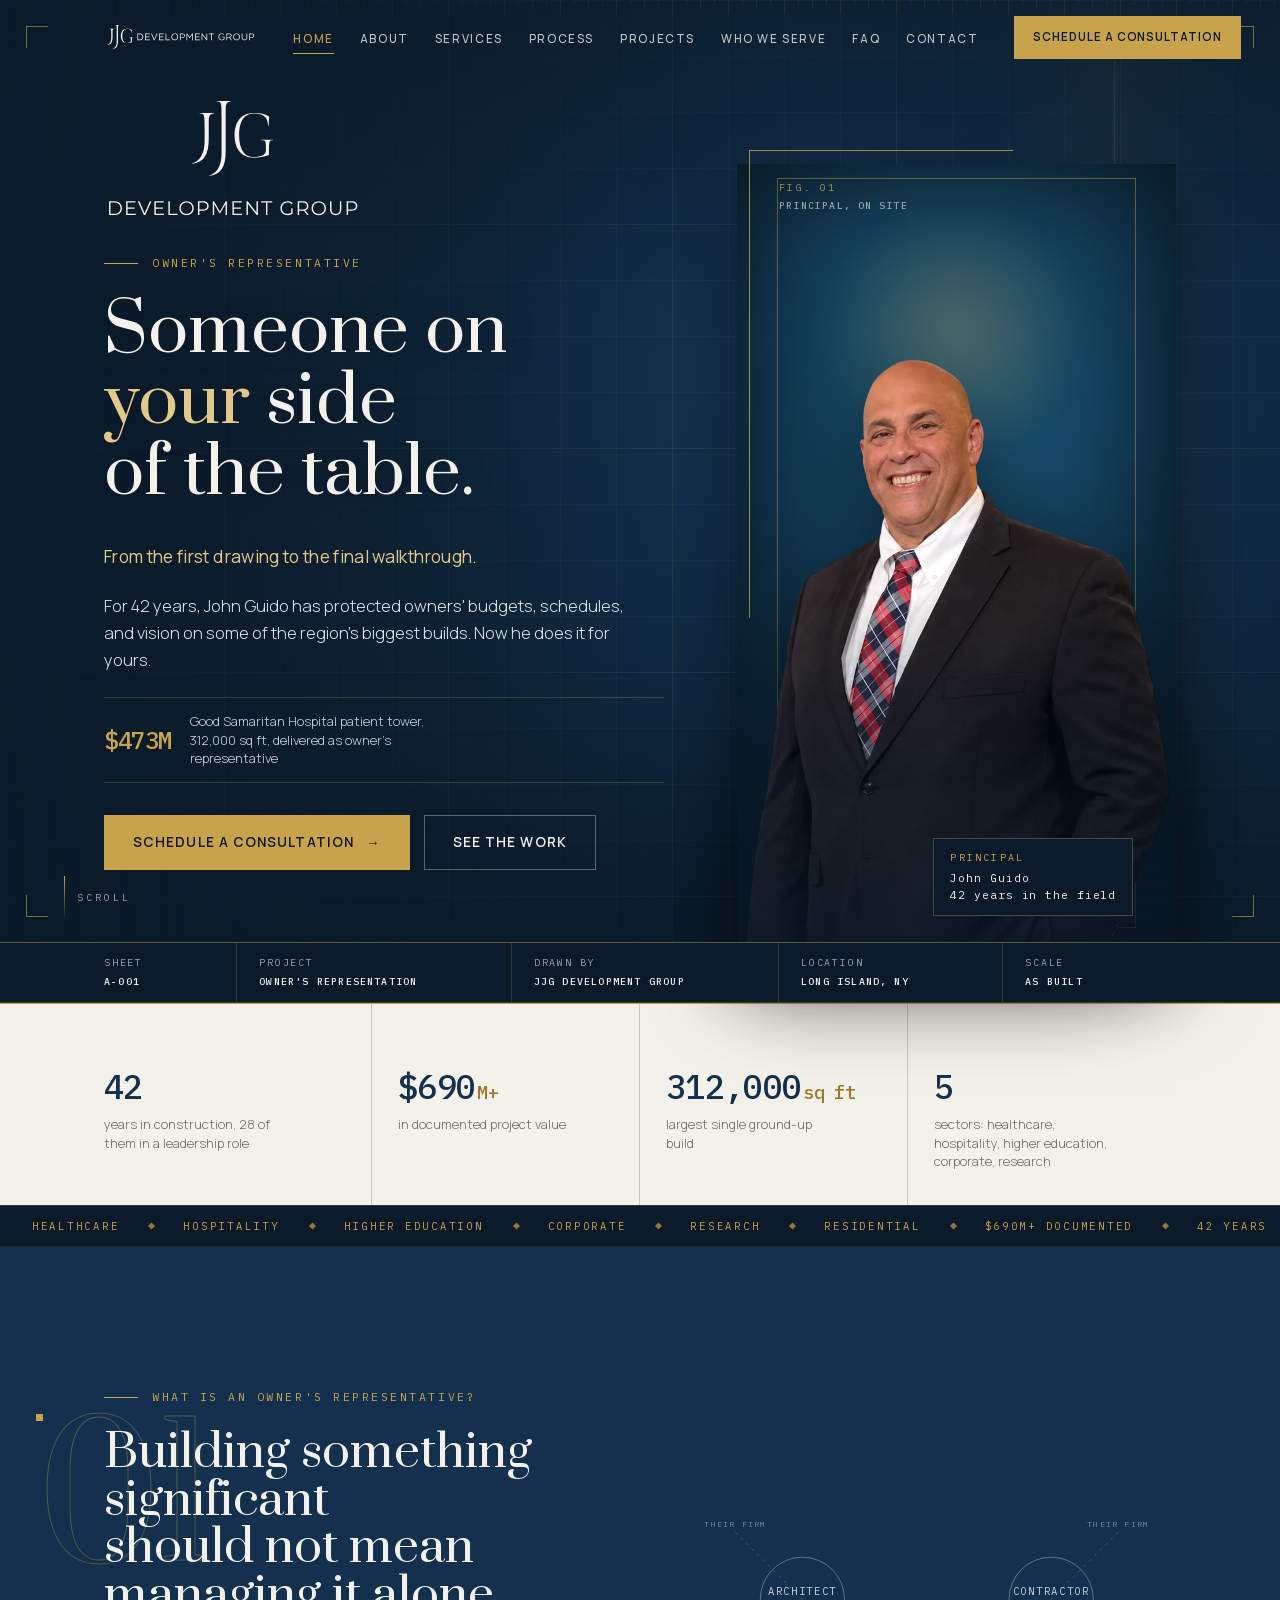
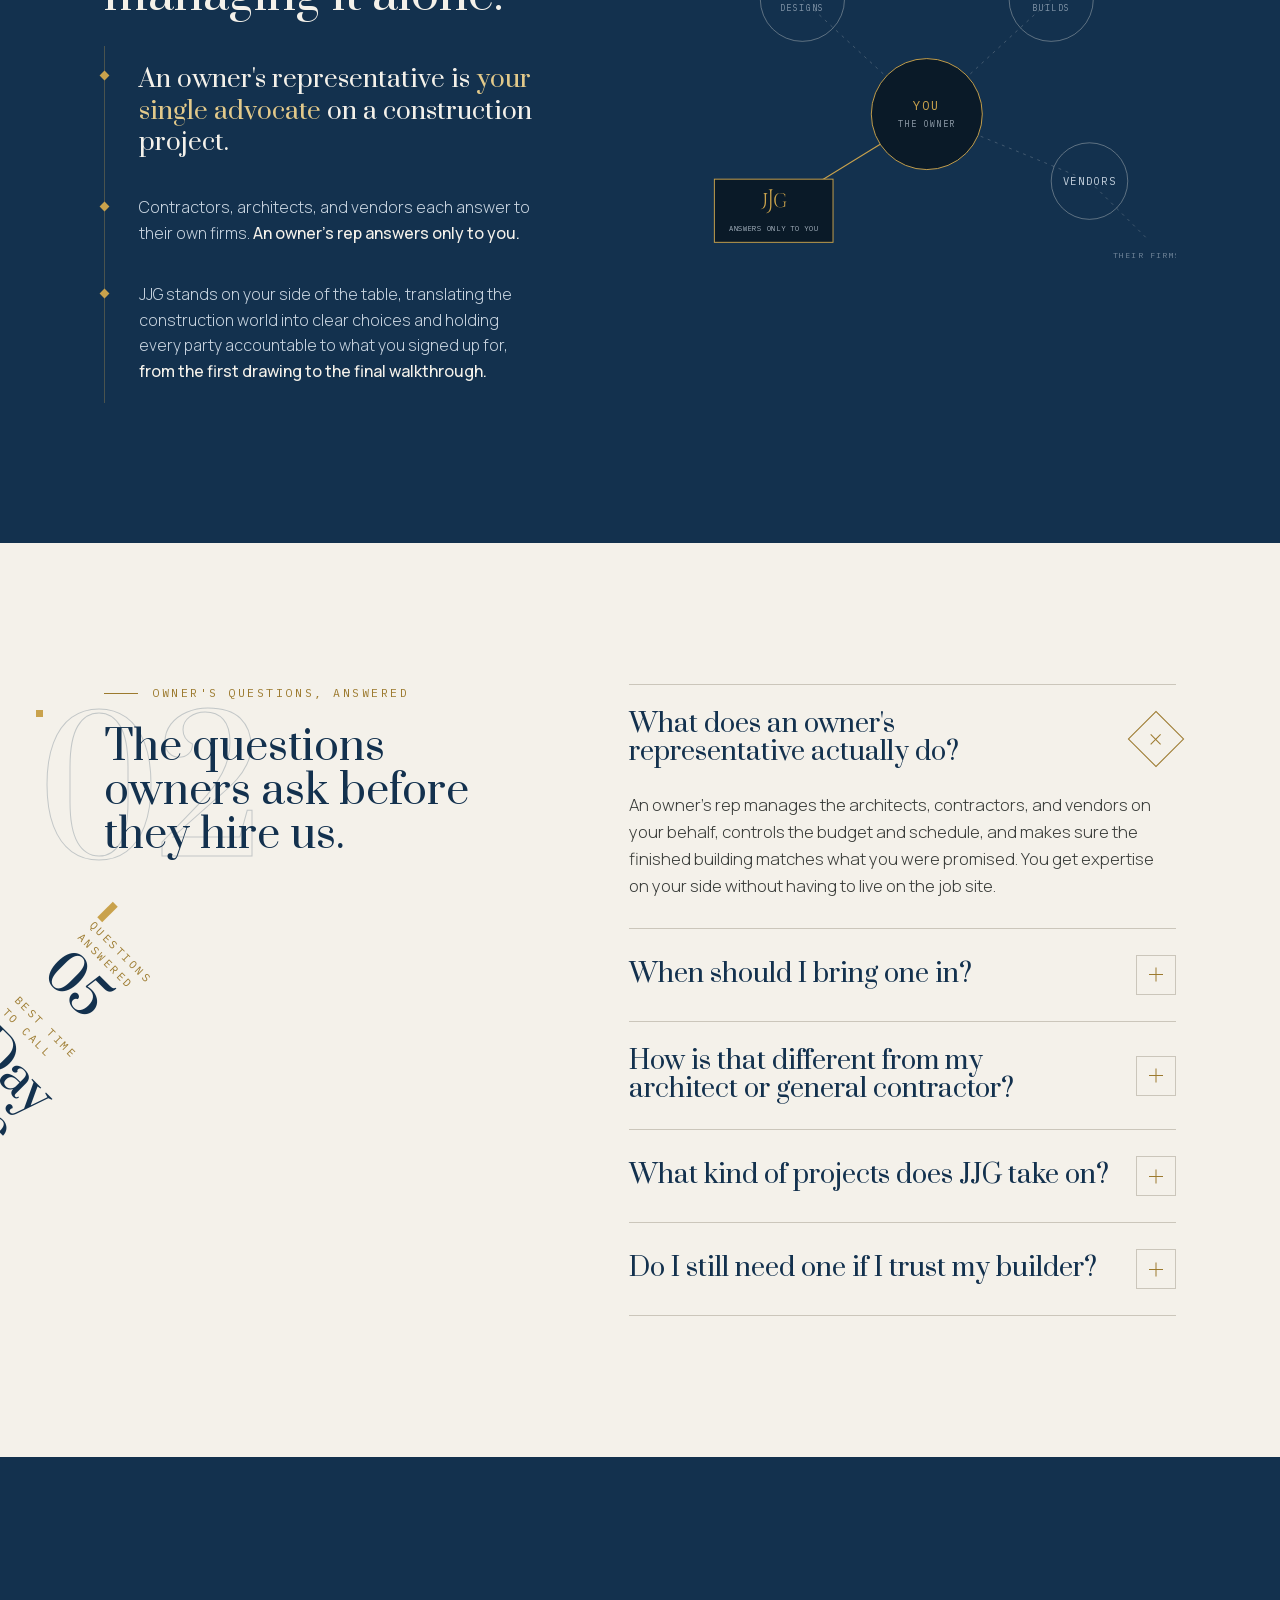
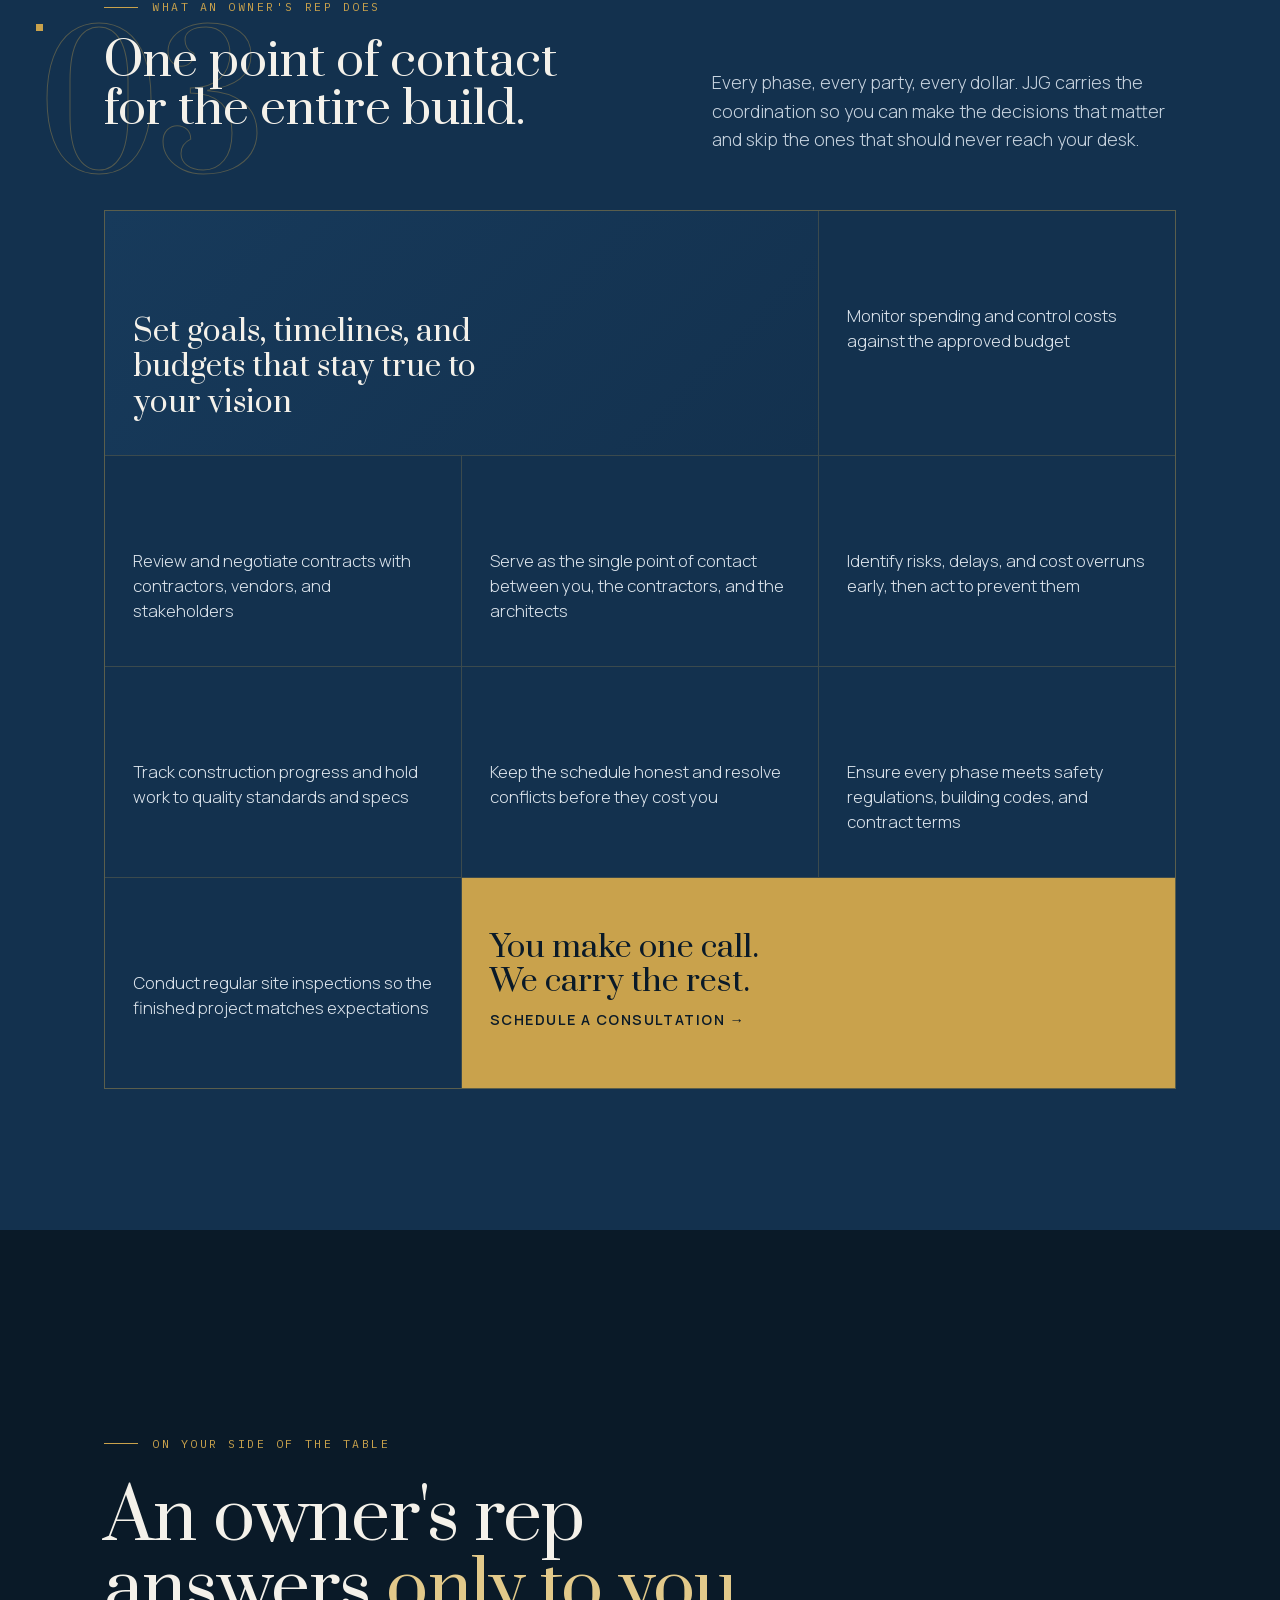
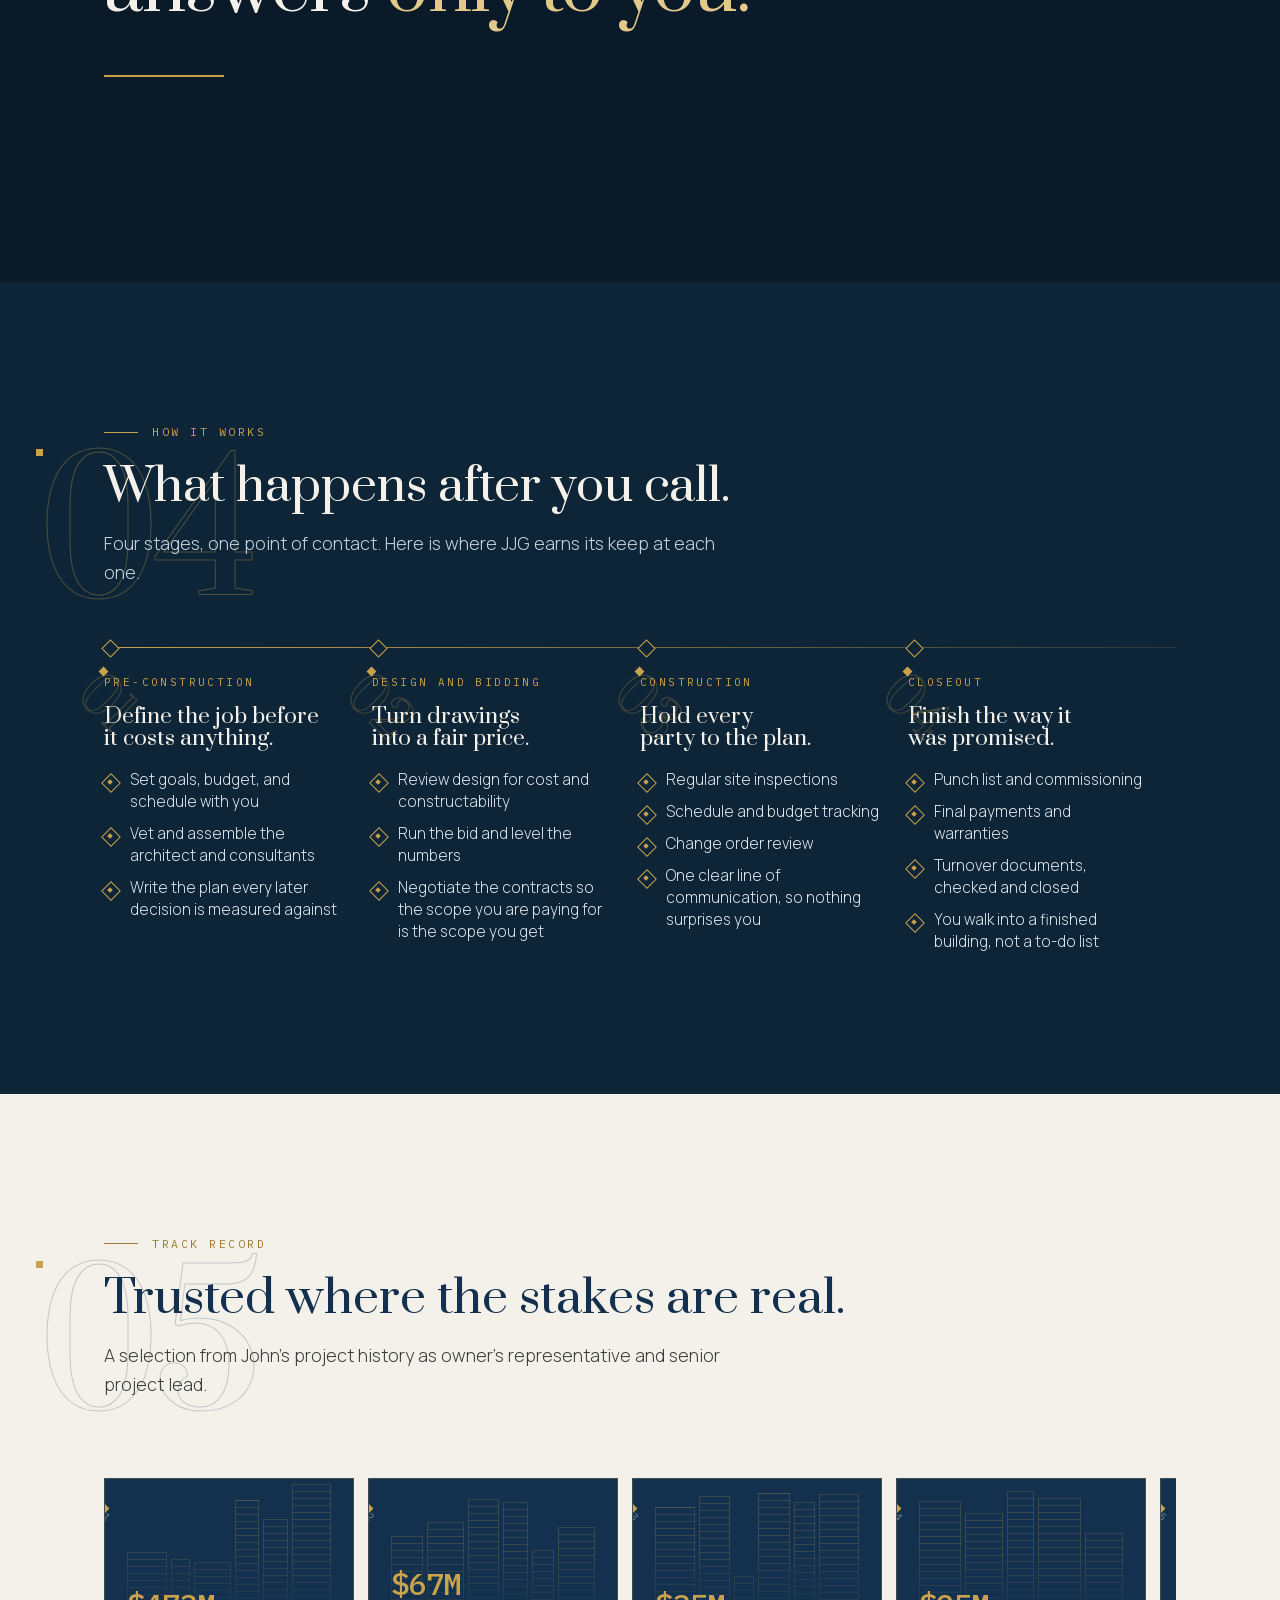
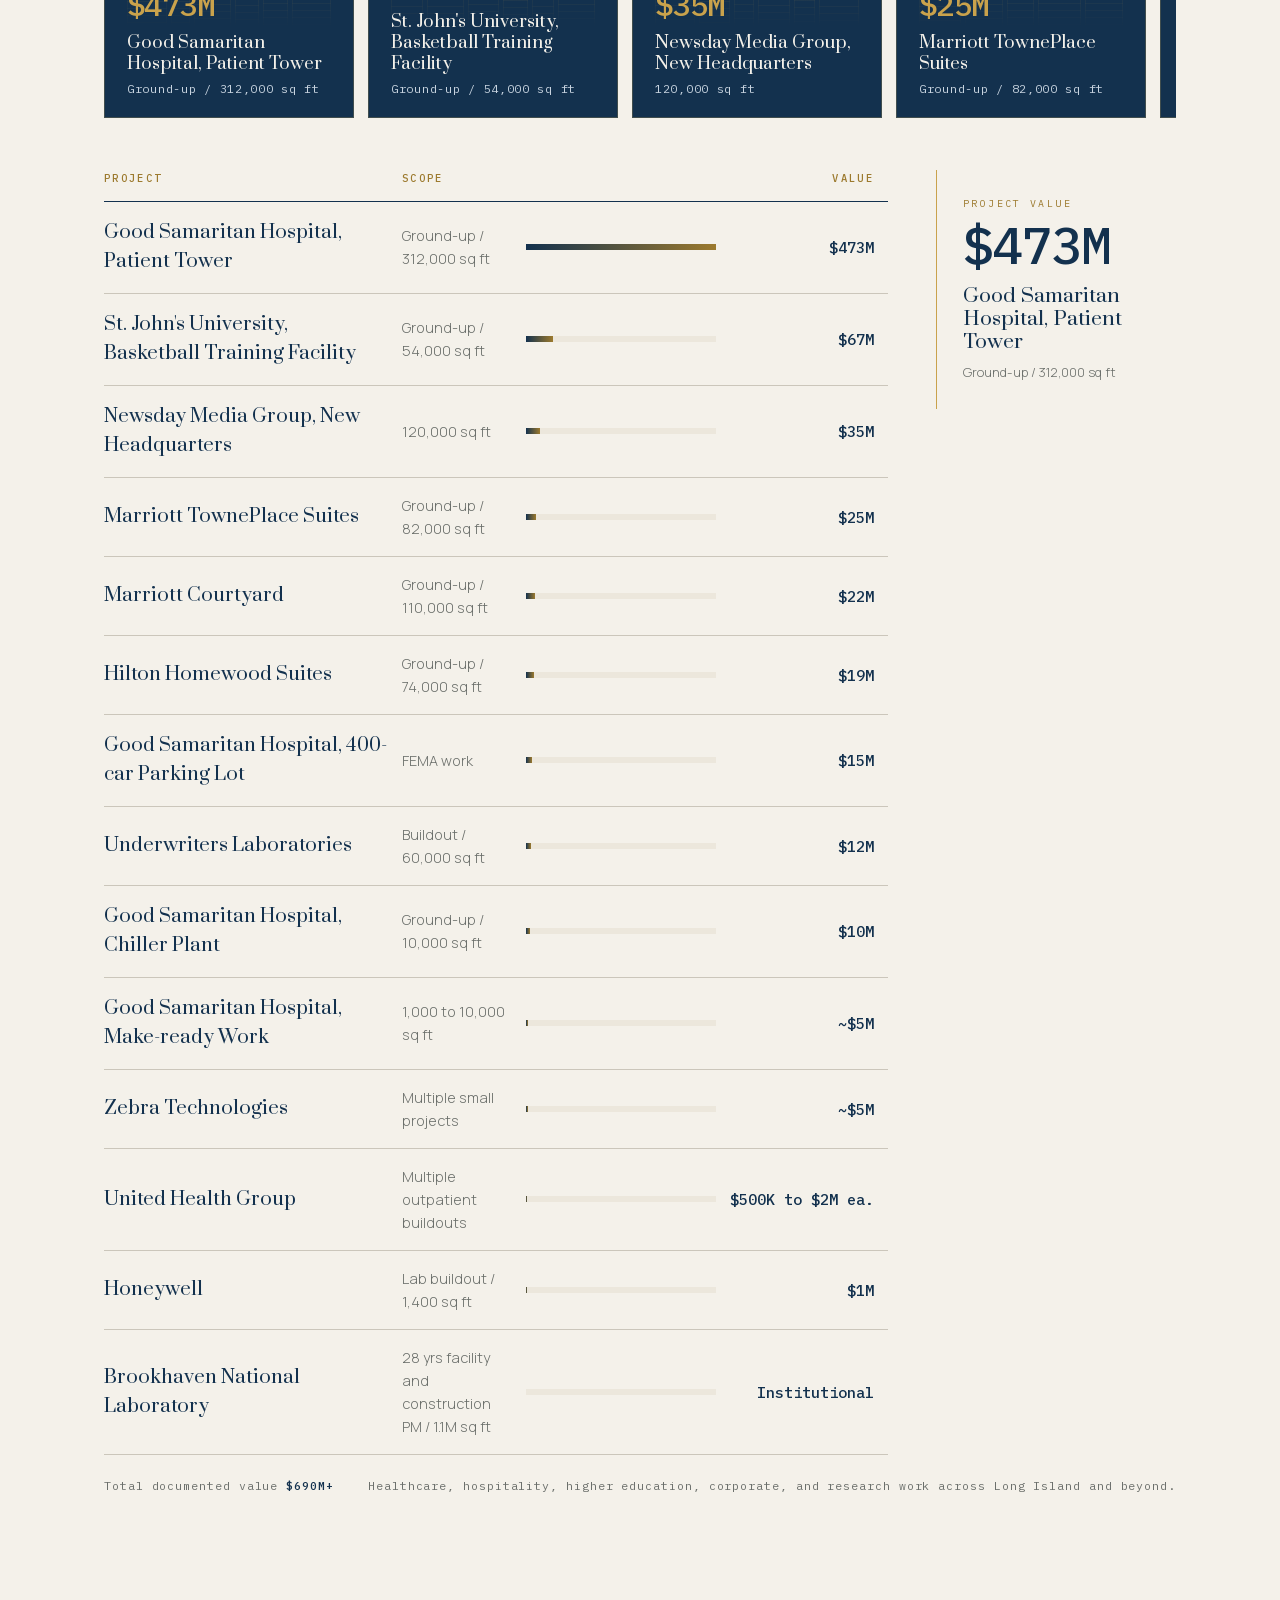
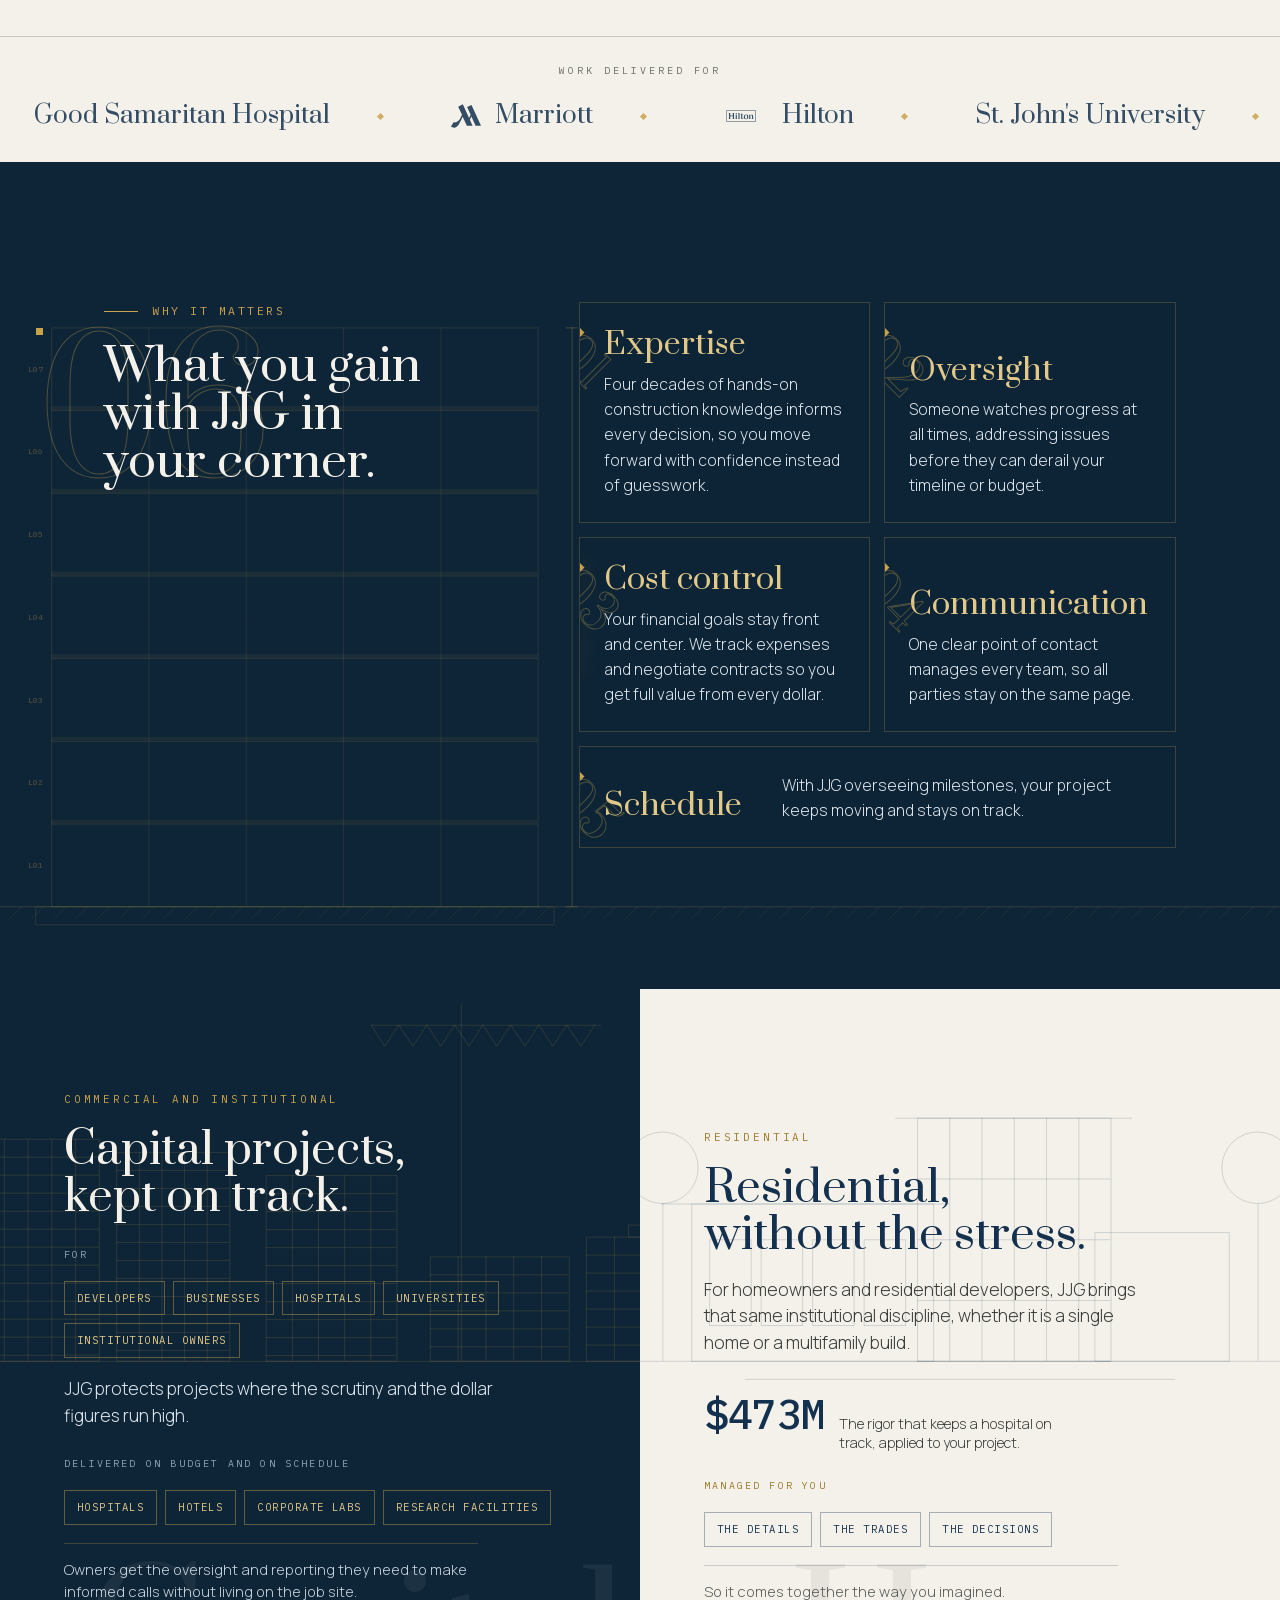
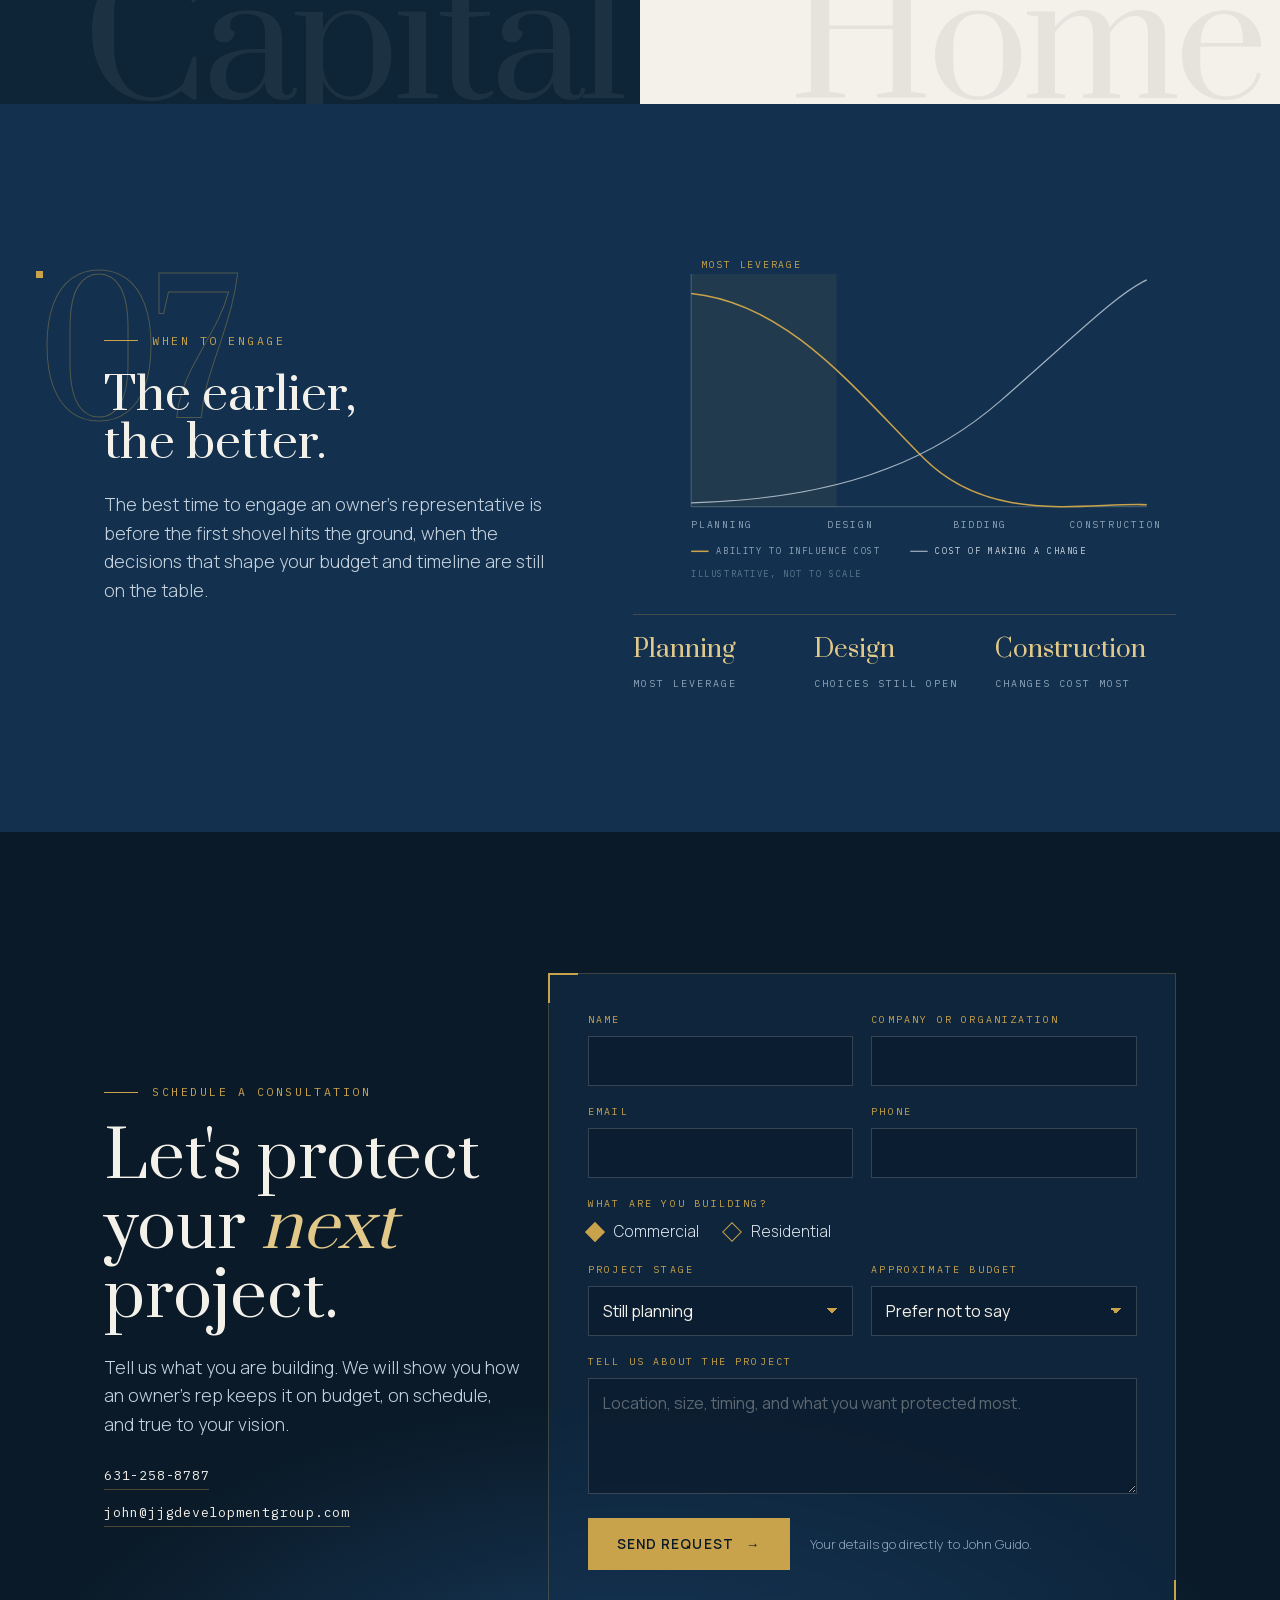
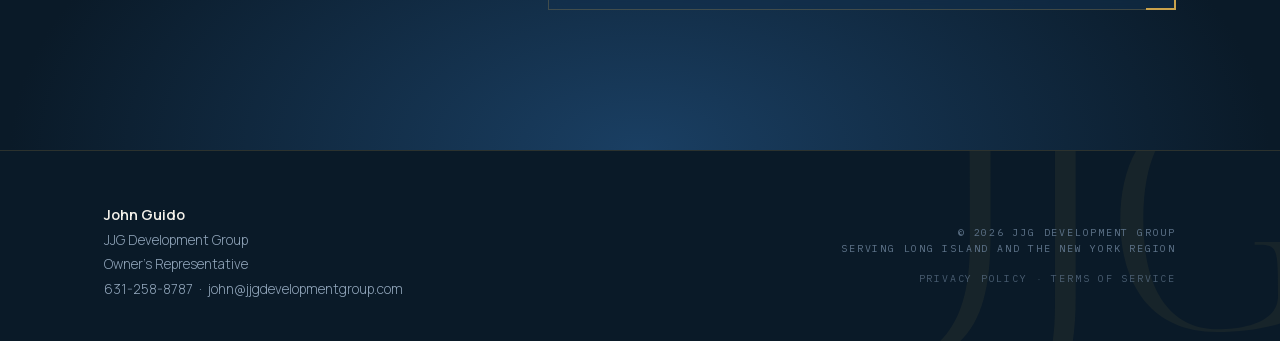
<file: index.html>
<!DOCTYPE html>
<html lang="en">
<head>
<meta charset="utf-8">
<meta name="description" content="Owner's representative for construction projects on Long Island and across New York. John Guido protects your budget, schedule and vision, from first drawing to final walkthrough.">
<meta property="og:title" content="JJG Development Group | Owner's Representative">
<meta property="og:description" content="Someone on your side of the table. 42 years protecting owners' budgets, schedules, and vision on the region's biggest builds.">
<meta property="og:type" content="website">
<meta property="og:site_name" content="JJG Development Group">
<meta property="og:url" content="https://jjgdevelopmentgroup.com/">
<meta property="og:image" content="https://jjgdevelopmentgroup.com/og-image.jpg">
<meta property="og:image:width" content="1200">
<meta property="og:image:height" content="630">
<meta property="og:image:alt" content="John Guido, JJG Development Group, owner's representative">
<meta property="og:locale" content="en_US">
<meta name="twitter:card" content="summary_large_image">
<meta name="twitter:title" content="JJG Development Group | Owner's Representative">
<meta name="twitter:description" content="Someone on your side of the table. 42 years protecting owners' budgets, schedules and vision.">
<meta name="twitter:image" content="https://jjgdevelopmentgroup.com/og-image.jpg">
<meta name="theme-color" content="#0b1a2c">
<link rel="canonical" href="https://jjgdevelopmentgroup.com/">
<link rel="icon" href="favicon.svg" type="image/svg+xml">
<script type="application/ld+json">{"@context":"https://schema.org","@type":"ProfessionalService","name":"JJG Development Group","description":"Owner's representative for commercial, institutional, and residential construction.","telephone":"+1-631-258-8787","email":"john@jjgdevelopmentgroup.com","founder":{"@type":"Person","name":"John Guido"},"areaServed":"Long Island and the New York region","url":"https://jjgdevelopmentgroup.com"}</script>
<title>JJG Development Group | Owner's Representative, Long Island NY</title>
<meta name="viewport" content="width=device-width, initial-scale=1">
<link rel="preload" href="/fonts/manrope-300-700-latin.woff2" as="font" type="font/woff2" crossorigin>
<link rel="preload" href="/fonts/prata-400-latin.woff2" as="font" type="font/woff2" crossorigin>
<link rel="stylesheet" href="/fonts.css">
<style>
:root{
--navy:#13314E; --navy-deep:#0E2537; --navy-ink:#0A1A28;
--gold:#C9A24C; --gold-soft:#E2C98A; --gold-dim:rgba(201,162,76,.35);
--ink:#15181F; --bone:#F4F1EA; --bone-2:#ECE7DC; --hair:#CBC6BB;
--mute:#8FA3B8; --mute-bone:#6B6F6B;
--display:"Prata",Didot,"Bodoni 72","Times New Roman",serif;
--sans:"Manrope","Helvetica Neue",Arial,sans-serif;
--mono:"IBM Plex Mono",Menlo,Consolas,monospace;
--max:1200px; --gut:clamp(20px,5vw,72px);
}
*{box-sizing:border-box}
html{scroll-behavior:smooth}
body{margin:0;background:var(--navy-ink);color:var(--bone);font-family:var(--sans);font-weight:300;line-height:1.6;-webkit-font-smoothing:antialiased;overflow-x:hidden}
h1,h2,h3{margin:0;font-family:var(--display);font-weight:400;line-height:1.08;text-wrap:balance;letter-spacing:0}
p{margin:0}
a{color:inherit}
.wrap{max-width:var(--max);margin:0 auto;padding-left:var(--gut);padding-right:var(--gut)}
.eyebrow{font-family:var(--mono);font-size:.72rem;letter-spacing:.22em;text-transform:uppercase;color:var(--gold);display:flex;align-items:center;gap:14px}
.eyebrow::before{content:"";width:34px;height:1px;background:var(--gold)}
.lede{font-size:clamp(1.05rem,1.4vw,1.25rem);max-width:62ch;font-weight:300}
section{position:relative}
.band{padding:clamp(84px,11vw,150px) 0}
.on-navy{background:var(--navy);color:var(--bone)}
.on-deep{background:var(--navy-deep);color:var(--bone)}
.on-bone{background:var(--bone);color:var(--ink)}
.on-bone .eyebrow{color:#9C7A2E}
.on-bone .eyebrow::before{background:#9C7A2E}
.on-bone .lede{color:#3A3D3A}

/* Buttons */
.btn{display:inline-flex;align-items:center;gap:12px;padding:16px 28px;font-family:var(--sans);font-weight:600;font-size:.85rem;letter-spacing:.08em;text-transform:uppercase;text-decoration:none;border:1px solid transparent;transition:transform .25s ease,background .25s ease,color .25s ease,border-color .25s}
.btn:hover{transform:translateY(-2px)}
.btn:focus-visible{outline:2px solid var(--gold);outline-offset:4px}
.skiplink{position:absolute;left:-9999px;top:0;z-index:200;background:var(--gold);color:var(--navy-ink);padding:12px 20px;font-family:var(--sans);font-weight:700;text-decoration:none}
.skiplink:focus{left:0}
.btn-gold{background:var(--gold);color:var(--navy-ink)}
.btn-gold:hover{background:var(--gold-soft)}
.btn-ghost{border-color:rgba(244,241,234,.35);color:var(--bone)}
.btn-ghost:hover{border-color:var(--gold);color:var(--gold)}
.btn .arr{display:inline-block;transition:transform .25s}
.btn:hover .arr{transform:translateX(4px)}

/* Scroll plumb line */
.plumb{position:fixed;left:calc(var(--gut)/2 - 1px);top:0;bottom:0;width:2px;z-index:40;pointer-events:none;opacity:0;transition:opacity .6s}
.plumb.on{opacity:1}
.plumb-track{position:absolute;inset:0;background:rgba(201,162,76,.14)}
.plumb-fill{position:absolute;left:0;top:0;width:100%;height:0;background:var(--gold);transition:height .08s linear}
.plumb-ticks{position:absolute;inset:0}
.plumb-ticks i{position:absolute;left:-3px;width:8px;height:1px;background:var(--gold);opacity:.55}
.plumb-bob{position:absolute;left:-4px;top:0;width:10px;height:10px;background:var(--gold);transform:translateY(-50%) rotate(45deg);transition:top .08s linear}
@media(max-width:900px){.plumb{display:none}}

/* Nav */
.nav{position:fixed;top:0;left:0;right:0;z-index:70;height:76px;display:flex;align-items:center;transition:background .35s,border-color .35s,height .35s;background:transparent;border-bottom:1px solid transparent}
.nav.show{height:66px;background:rgba(10,26,40,.86);backdrop-filter:blur(14px);-webkit-backdrop-filter:blur(14px);border-bottom-color:rgba(201,162,76,.18)}
.nav .wrap{display:flex;align-items:center;justify-content:space-between;gap:36px;width:100%}
.nav .nav-links{margin-left:auto}
.nav li a,.nav .nav-cta{white-space:nowrap}
.nav ul{display:flex;gap:26px;list-style:none;margin:0;padding:0}
.nav li a{text-decoration:none;font-size:.72rem;letter-spacing:.14em;text-transform:uppercase;font-weight:500;color:var(--bone);opacity:.8;padding:8px 0;position:relative}
.nav li a::after{content:"";position:absolute;left:0;right:100%;bottom:0;height:1px;background:var(--gold);transition:right .3s}
.nav li a:hover,.nav li a.active{opacity:1;color:var(--gold)}
.nav li a:hover::after,.nav li a.active::after{right:0}
.burger{display:none}
.nav .btn{padding:11px 18px;font-size:.72rem}
@media(max-width:1060px){.nav ul{gap:18px}.nav li a{font-size:.66rem;letter-spacing:.1em}}
@media(max-width:900px){
.nav ul,.nav .nav-cta{display:none}
.nav{height:64px;background:rgba(10,26,40,.86);backdrop-filter:blur(14px);-webkit-backdrop-filter:blur(14px);border-bottom-color:rgba(201,162,76,.18)}
.nav.show{height:64px}
.lg-h{height:24px}
.burger{display:flex;flex-direction:column;justify-content:center;gap:6px;width:44px;height:44px;padding:0 8px;background:none;border:1px solid rgba(201,162,76,.35);cursor:pointer}
.burger span{display:block;height:1px;background:var(--bone);transition:transform .3s,opacity .3s,width .3s;width:100%;transform-origin:center}
.burger span:nth-child(2){width:70%}
.burger[aria-expanded="true"] span:nth-child(1){transform:translateY(7px) rotate(45deg)}
.burger[aria-expanded="true"] span:nth-child(2){opacity:0}
.burger[aria-expanded="true"] span:nth-child(3){transform:translateY(-7px) rotate(-45deg)}
.burger:focus-visible{outline:2px solid var(--gold);outline-offset:2px}
}
/* Mobile menu */
.mmenu{position:fixed;inset:0;z-index:65;background:var(--navy-ink);color:var(--bone);opacity:0;visibility:hidden;transition:opacity .35s,visibility .35s;overflow-y:auto}
.mmenu.open{opacity:1;visibility:visible}
.mmenu-in{min-height:100%;padding:84px var(--gut) 28px;display:flex;flex-direction:column;gap:24px;background:radial-gradient(700px 400px at 100% 0%,#1A3F63,transparent 70%)}
.mlinks{list-style:none;margin:0;padding:0;display:flex;flex-direction:column}
.mlinks li{border-bottom:1px solid rgba(201,162,76,.18);transform:translateY(14px);opacity:0;transition:transform .5s cubic-bezier(.2,.7,.2,1),opacity .5s}
.mmenu.open .mlinks li{transform:none;opacity:1}
.mmenu.open .mlinks li:nth-child(n){transition-delay:calc(var(--n,0)*45ms + 80ms)}
.mlinks a{display:flex;align-items:baseline;justify-content:space-between;gap:16px;padding:12px 0;text-decoration:none;color:var(--bone)}
.mlinks a span{font-family:var(--display);font-size:1.45rem;font-weight:500;white-space:nowrap}
.mlinks a small{font-family:var(--mono);font-size:.6rem;letter-spacing:.16em;text-transform:uppercase;color:var(--mute);text-align:right}
.mlinks a:active span{color:var(--gold)}
.mcontact{display:grid;grid-template-columns:1fr 1fr;gap:10px}
.mcontact .btn{justify-content:center;padding:15px 12px;font-size:.74rem}
.mcontact .btn:first-child{grid-column:1 / -1}
.mfoot{font-family:var(--mono);font-size:.62rem;letter-spacing:.14em;text-transform:uppercase;color:#5E7389;line-height:1.8;margin-top:auto}
body.menu-open{overflow:hidden}
body.menu-open .mcta{transform:translateY(140%)}
@media(min-width:901px){.mmenu{display:none}}

/* Logo lockups (typographic stand-ins for the real files) */
.logo-h{display:flex;align-items:center;text-decoration:none;color:var(--bone)}
.lg-h{height:30px;width:auto;display:block}
.logo-h .mark{font-family:var(--display);font-size:1.55rem;font-weight:600;letter-spacing:.02em;line-height:1;color:var(--bone)}
.logo-h .mark b{color:var(--gold);font-weight:600}
.logo-h .word{font-family:var(--sans);font-size:.62rem;letter-spacing:.28em;text-transform:uppercase;font-weight:600;color:var(--gold);border-left:1px solid var(--gold-dim);padding-left:14px;line-height:1.4}
.logo-stack{display:inline-flex;text-decoration:none;color:var(--bone)}
.lg-s{height:clamp(96px,10vw,124px);width:auto;display:block}
.logo-stack .mark{font-family:var(--display);font-size:clamp(2.6rem,5vw,3.6rem);font-weight:600;letter-spacing:.06em;line-height:1}
.logo-stack .mark b{color:var(--gold);font-weight:600}
.logo-stack .rule{width:100%;height:1px;background:linear-gradient(90deg,transparent,var(--gold),transparent)}
.logo-stack .word{font-size:.66rem;letter-spacing:.42em;text-transform:uppercase;font-weight:600;color:var(--gold)}

/* Hero */
.hero{position:relative;min-height:100svh;display:grid;align-items:center;background:radial-gradient(1200px 700px at 75% 40%,#1A3F63 0%,var(--navy) 40%,var(--navy-ink) 100%);isolation:isolate;z-index:2}
#grid{position:absolute;inset:0;width:100%;height:100%;z-index:0;opacity:.9}
.hero-bg{position:absolute;inset:0;overflow:hidden;z-index:0;background:inherit}
.hero .wrap{position:relative;z-index:2;display:grid;grid-template-columns:1.15fr .85fr;gap:40px;align-items:end;padding-top:96px;padding-bottom:0;min-height:100svh}
.hero-copy{padding-bottom:clamp(60px,8vh,100px);display:flex;flex-direction:column;gap:24px;position:relative;z-index:2}
.hero .logo-stack{align-self:flex-start;margin-bottom:10px}
.hero h1{font-size:clamp(2.5rem,5.2vw,4.7rem);font-weight:400;line-height:1.06;letter-spacing:0;text-shadow:0 2px 30px rgba(0,0,0,.35)}
.hero h1 em{font-style:normal;font-weight:400;color:var(--gold-soft)}
.hero h1 .ln{display:block;overflow:hidden;padding-bottom:.08em;margin-bottom:-.08em}
.hero h1 .ln>span{display:block;transform:translateY(110%);animation:lineUp 1s cubic-bezier(.2,.7,.1,1) forwards}
.hero h1 .ln:nth-child(1)>span{animation-delay:.45s}
.hero h1 .ln:nth-child(2)>span{animation-delay:.58s}
.hero h1 .ln:nth-child(3)>span{animation-delay:.71s}
.hero h1 .ln.sub{margin-top:.55em}
.hero h1 .ln.sub>span{font-family:var(--sans);font-weight:400;font-size:clamp(1rem,1.35vw,1.25rem);letter-spacing:.02em;line-height:1.4;color:var(--gold-soft);animation-delay:.95s;text-shadow:none}
@keyframes lineUp{to{transform:none}}
.hero-scrim{position:absolute;inset:0;z-index:1;pointer-events:none;background:linear-gradient(90deg,rgba(10,26,40,.88) 0%,rgba(10,26,40,.55) 38%,rgba(10,26,40,0) 62%),linear-gradient(180deg,rgba(10,26,40,.5),transparent 30%,transparent 75%,rgba(10,26,40,.55))}
.hero .lede{color:#DCE4EC;font-size:clamp(1.05rem,1.3vw,1.2rem);max-width:52ch}
.hero-cta{display:flex;gap:14px;flex-wrap:wrap;margin-top:8px}
.proof{display:flex;align-items:center;gap:18px;padding:14px 0;border-top:1px solid rgba(201,162,76,.25);border-bottom:1px solid rgba(201,162,76,.25);max-width:560px}
.proof .pv{font-family:var(--mono);font-size:1.5rem;color:var(--gold);font-weight:500;letter-spacing:-.02em;white-space:nowrap}
.proof .pl{font-size:.82rem;color:#C7D3DF;line-height:1.4;max-width:34ch}
.hero-fig{position:relative;align-self:end;height:100%;display:flex;align-items:flex-end;justify-content:center}
.hero-fig img{display:block;width:min(100%,540px);height:auto;position:relative;z-index:2;filter:drop-shadow(0 30px 60px rgba(0,0,0,.45));margin-bottom:-56px;animation:figUp 1.4s .5s cubic-bezier(.2,.7,.2,1) both}
@keyframes figUp{from{opacity:0;transform:translateY(60px)}to{opacity:1;transform:none}}
.hero-fig .arc{position:absolute;bottom:0;left:50%;transform:translateX(-50%);width:150%;aspect-ratio:1;border-radius:50%;border:1px solid var(--gold-dim);z-index:1;animation:arcIn 1.6s .6s cubic-bezier(.2,.7,.2,1) both}
.hero-fig .arc.two{width:118%;border-color:rgba(201,162,76,.22);border-style:dashed;animation:arcIn 1.6s .8s cubic-bezier(.2,.7,.2,1) both,spin 90s linear infinite}
.hero-fig .arc.three{width:134%;border:0;background:conic-gradient(from 0deg,transparent 0 70%,rgba(201,162,76,.35) 86%,transparent 100%);-webkit-mask:radial-gradient(circle,transparent calc(50% - 1.5px),#000 calc(50% - 1px),#000 50%,transparent calc(50% + 1px));mask:radial-gradient(circle,transparent calc(50% - 1.5px),#000 calc(50% - 1px),#000 50%,transparent calc(50% + 1px));animation:spin 26s linear infinite}
@keyframes arcIn{from{opacity:0;transform:translateX(-50%) scale(.8)}to{opacity:1;transform:translateX(-50%) scale(1)}}
@keyframes spin{to{transform:translateX(-50%) rotate(360deg)}}
.hero-fig{will-change:transform}
.hero-fig .arc.fill{width:96%;border:0;background:radial-gradient(circle at 50% 35%,rgba(201,162,76,.22),rgba(201,162,76,0) 62%)}
.hero-fig .tag{position:absolute;z-index:3;right:0;bottom:22%;background:var(--navy-ink);border:1px solid var(--gold-dim);padding:12px 16px;font-family:var(--mono);font-size:.7rem;letter-spacing:.08em;line-height:1.5;color:var(--bone)}
.hero-fig .tag span{color:var(--gold);display:block;font-size:.62rem;letter-spacing:.22em;text-transform:uppercase;margin-bottom:4px}
.scroll-cue{position:absolute;left:var(--gut);bottom:22px;z-index:3;font-family:var(--mono);font-size:.62rem;letter-spacing:.3em;text-transform:uppercase;color:var(--mute);display:flex;align-items:center;gap:12px}
.scroll-cue i{display:block;width:1px;height:44px;background:linear-gradient(var(--gold),transparent);animation:drop 1.8s ease-in-out infinite}
@keyframes drop{0%{transform:scaleY(0);transform-origin:top}50%{transform:scaleY(1);transform-origin:top}51%{transform-origin:bottom}100%{transform:scaleY(0);transform-origin:bottom}}
@media(max-width:900px){
.hero-fig img{margin-bottom:0}
.hero .wrap{grid-template-columns:1fr;padding-top:90px;gap:0;min-height:auto}
.hero-copy{padding-bottom:30px}
.hero-fig img{width:min(80vw,380px)}
.hero-fig .tag{right:auto;left:0;bottom:12%}
.scroll-cue{display:none}
}


/* Mobile hero: clean editorial stack, portrait framed below the headline */
@media(max-width:900px){
.hero{min-height:auto;display:block}
.hero .wrap{display:flex;flex-direction:column;position:relative;padding-top:104px;min-height:auto}
.hero-scrim{display:none}
.hero .logo-stack{display:none}
.hero-copy{padding-bottom:0;gap:18px;position:relative;z-index:2}
.hero h1{font-size:clamp(2.6rem,11.8vw,3.4rem);line-height:1.04;font-weight:400;letter-spacing:0}
.hero h1 .ln.sub{margin-top:.45em}
.hero h1 .ln.sub>span{font-size:1.02rem}
.hero .lede{font-size:1.02rem;max-width:36ch}
.proof{gap:14px;padding:12px 0;max-width:none}
.proof .pv{font-size:1.3rem}
.proof .pl{font-size:.78rem;max-width:none}
.hero-cta{gap:10px}
.hero-cta .btn{flex:1 1 100%;justify-content:center}
.hero-fig{position:relative;margin:34px 0 0;width:100%;height:auto;display:block;padding:0 0 0 14px;border-left:1px solid var(--gold)}
.hero-fig img{width:100%;max-width:none;margin:0;display:block;filter:none;background:linear-gradient(180deg,#1A3F63,var(--navy-deep));-webkit-mask-image:linear-gradient(180deg,#000 82%,transparent 100%);mask-image:linear-gradient(180deg,#000 82%,transparent 100%);animation:figUp 1.1s .3s cubic-bezier(.2,.7,.2,1) both}
.hero-fig .arc,.hero-fig .arc.two,.hero-fig .arc.three{display:none}
.hero-fig .arc.fill{display:block;bottom:auto;top:0;width:100%;height:100%;border-radius:0;background:radial-gradient(circle at 50% 30%,rgba(201,162,76,.18),rgba(201,162,76,0) 60%)}
.hero-fig .tag{right:0;left:auto;bottom:16px;top:auto;font-size:.66rem;padding:10px 14px}
.scroll-cue{display:none}
}

/* ===== Elements pass: cinematic portrait, title block, chapters, break, strip, motion ===== */
.hero-fig .panel{position:absolute;left:0;right:0;top:8%;bottom:0;z-index:0;background:radial-gradient(120% 90% at 50% 30%,#1E5A7A 0%,#123B55 38%,#0A1A28 100%);box-shadow:inset 0 0 120px rgba(0,0,0,.65),0 40px 80px rgba(0,0,0,.5)}
.hero-fig .panel::before{content:"";position:absolute;inset:14px 40px;border:1px solid rgba(201,162,76,.45);pointer-events:none}
.hero-fig .panel::after{content:"";position:absolute;left:12px;top:-14px;width:60%;height:60%;border-left:1px solid var(--gold);border-top:1px solid var(--gold);opacity:.8}
.hero-fig .rim{position:absolute;z-index:3;left:0;right:0;top:8%;bottom:0;pointer-events:none;background:linear-gradient(180deg,transparent 55%,rgba(10,26,40,.75) 100%)}
.hero-fig .hl{position:absolute;z-index:1;left:50%;top:10%;width:70%;aspect-ratio:1;transform:translateX(-50%);border-radius:50%;background:radial-gradient(circle,rgba(201,162,76,.28),rgba(201,162,76,0) 60%);filter:blur(10px)}
.hero-fig .arc,.hero-fig .arc.two,.hero-fig .arc.three,.hero-fig .arc.fill{display:none}
.hero-fig img{margin-bottom:0;filter:drop-shadow(0 30px 50px rgba(0,0,0,.55)) contrast(1.04) saturate(.92)}
.hero-fig .tag{bottom:26px;right:calc(6% + 16px)}
.hero-fig .coord{position:absolute;z-index:4;left:calc(6% + 16px);top:calc(8% + 16px);font-family:var(--mono);font-size:.6rem;letter-spacing:.22em;text-transform:uppercase;color:var(--gold);opacity:.85}
.hero-fig .coord b{display:block;font-weight:500;color:var(--bone);opacity:.7;letter-spacing:.12em;margin-top:3px}
/* Drafting corner marks + title block */
.hero-corners{position:absolute;inset:clamp(14px,2vw,28px);z-index:3;pointer-events:none}
.hero-corners i{position:absolute;width:22px;height:22px;border:0 solid rgba(201,162,76,.6)}
.hero-corners i:nth-child(1){left:0;top:0;border-left-width:1px;border-top-width:1px}
.hero-corners i:nth-child(2){right:0;top:0;border-right-width:1px;border-top-width:1px}
.hero-corners i:nth-child(3){left:0;bottom:0;border-left-width:1px;border-bottom-width:1px}
.hero-corners i:nth-child(4){right:0;bottom:0;border-right-width:1px;border-bottom-width:1px}
.titleblock{position:relative;z-index:3;background:var(--navy-ink);border-top:1px solid rgba(201,162,76,.45);border-bottom:1px solid rgba(201,162,76,.25)}
.titleblock .wrap{display:grid;grid-template-columns:repeat(5,auto);gap:0;padding-top:0;padding-bottom:0}
.titleblock .tb{padding:12px 22px 12px 0;margin-right:22px;border-right:1px solid rgba(201,162,76,.22);font-family:var(--mono);font-size:.62rem;letter-spacing:.18em;text-transform:uppercase;color:var(--mute);white-space:nowrap}
.titleblock .tb b{display:block;color:var(--bone);font-weight:500;letter-spacing:.12em;margin-top:3px}
.titleblock .tb:last-child{border-right:0;margin-right:0}
@media(max-width:900px){.hero-corners{display:none}.titleblock .wrap{grid-template-columns:1fr 1fr;padding-left:var(--gut);padding-right:var(--gut)}.titleblock .tb{border-right:0;padding:10px 0;margin:0;border-bottom:1px solid rgba(201,162,76,.15)}.titleblock .tb:nth-child(n+3){display:none}.hero-fig .panel,.hero-fig .rim,.hero-fig .hl,.hero-fig .coord{display:none}}
/* Chapter numbers + bigger headlines */
.band .wrap{position:relative}
.secno{position:absolute;right:var(--gut);top:-.35em;font-family:var(--display);font-size:clamp(6rem,14vw,12rem);line-height:1;color:transparent;-webkit-text-stroke:1px rgba(201,162,76,.35);pointer-events:none;user-select:none;z-index:0;letter-spacing:-.04em;opacity:0;transform:translateY(20px);transition:opacity 1s ease,transform 1s ease}
section.in-view .secno{opacity:1;transform:none}
.on-bone .secno{-webkit-text-stroke:1px rgba(19,49,78,.22)}
.band .wrap>*{position:relative;z-index:1}
.band .wrap>.secno{position:absolute;z-index:0}
.def h2,.svc h2,.how h2,.track h2,.why h2,.when h2{font-size:clamp(2.3rem,4.4vw,4rem);line-height:1.04}
.qa h2{font-size:clamp(2.2rem,4vw,3.6rem)}
/* Cursor spotlight on dark bands */
.on-navy,.on-deep,.hero,.break{--mx:50%;--my:50%}
.spot::after{content:"";position:absolute;inset:0;pointer-events:none;z-index:0;background:radial-gradient(520px 520px at var(--mx) var(--my),rgba(201,162,76,.09),transparent 60%);opacity:0;transition:opacity .6s}
.spot:hover::after{opacity:1}
/* Break section: a pause between Services and Process; the type is the visual */
.break{position:relative;background:var(--navy-ink);color:var(--bone);padding:clamp(120px,16vw,210px) 0;overflow:hidden;isolation:isolate}
.break .wrap{position:relative;z-index:1;display:grid;grid-template-columns:1fr;gap:44px;max-width:var(--max)}
.break .eyebrow{margin-bottom:30px}
.break .bk-rule{width:120px;height:2px;background:var(--gold);margin-top:clamp(34px,4vw,54px)}
.break h2{font-size:clamp(2.4rem,5.4vw,4.6rem);line-height:1.02;letter-spacing:-.012em;max-width:16ch}
.break h2 em{font-style:normal;color:var(--gold-soft)}
@media(max-width:900px){.break h2{max-width:none}}
/* Project strip */
.strip{display:grid;grid-auto-flow:column;grid-auto-columns:minmax(250px,1fr);gap:14px;overflow-x:auto;scroll-snap-type:x mandatory;padding:4px 0 18px;margin:0 0 34px;scrollbar-width:none;-webkit-overflow-scrolling:touch}
.strip::-webkit-scrollbar{display:none}
.card{scroll-snap-align:start;position:relative;background:var(--navy);color:var(--bone);padding:22px 22px 18px;min-height:240px;display:flex;flex-direction:column;justify-content:flex-end;gap:6px;overflow:hidden;border:1px solid rgba(201,162,76,.25);transition:transform .35s cubic-bezier(.2,.7,.2,1),border-color .35s;transform:translateY(0)}
.card:hover{transform:translateY(-6px);border-color:var(--gold)}
.card .cv{font-family:var(--mono);font-size:clamp(1.7rem,2.4vw,2.2rem);color:var(--gold);font-weight:500;letter-spacing:-.02em;line-height:1}
.card .cn{font-family:var(--display);font-size:1.05rem;line-height:1.25;margin-top:6px}
.card .cs{font-size:.74rem;color:#C7D3DF;font-family:var(--mono);letter-spacing:.06em}
.card .bld{position:absolute;left:0;right:0;top:0;height:62%;-webkit-mask-image:linear-gradient(#000 45%,transparent);mask-image:linear-gradient(#000 45%,transparent);display:flex;align-items:flex-end;gap:4px;padding:0 22px;opacity:.55;pointer-events:none}
.card .bld i{display:block;background:repeating-linear-gradient(180deg,rgba(201,162,76,.0) 0 6px,rgba(201,162,76,.35) 6px 7px);border:1px solid rgba(201,162,76,.35);border-bottom:0;transform-origin:bottom;transform:scaleY(0);transition:transform 1.2s cubic-bezier(.2,.7,.2,1)}
.in-view .card .bld i{transform:scaleY(1)}
.card .idx{position:absolute;right:16px;top:12px;font-family:var(--mono);font-size:.62rem;letter-spacing:.2em;color:rgba(244,241,234,.45)}
.strip-hint{font-family:var(--mono);font-size:.62rem;letter-spacing:.22em;text-transform:uppercase;color:#9C7A2E;display:flex;align-items:center;gap:10px;margin-bottom:12px}
.strip-hint::after{content:"";flex:1;height:1px;background:rgba(19,49,78,.18)}
@media(max-width:900px){.strip{grid-auto-columns:78vw}}
/* Process progress line */
.steps .prog{position:absolute;left:0;top:5px;height:1px;width:0;background:var(--gold);box-shadow:0 0 12px rgba(201,162,76,.8);transition:width .2s linear;z-index:1}
.step .no{position:absolute;right:28px;top:18px;font-family:var(--display);font-size:3.2rem;line-height:1;color:transparent;-webkit-text-stroke:1px rgba(201,162,76,.3);pointer-events:none}
@media(max-width:900px){.steps .prog{width:1px!important;height:0;top:0;left:5px;transition:height .2s linear}.step .no{right:0;top:-6px;font-size:2.4rem}}
/* Service cell tilt */
.svc-cell{transition:transform .45s cubic-bezier(.2,.7,.2,1),background .35s;transform-style:preserve-3d}
.svc-cell:hover{background:rgba(201,162,76,.06)}
/* Ticker between stats and definition */
.ticker{background:var(--navy-ink);border-top:1px solid rgba(201,162,76,.25);border-bottom:1px solid rgba(201,162,76,.12);overflow:hidden;white-space:nowrap;padding:12px 0;font-family:var(--mono);font-size:.66rem;letter-spacing:.26em;text-transform:uppercase;color:var(--gold)}
.ticker .tk{display:inline-block;animation:tkr 46s linear infinite;will-change:transform}
.ticker .tk span{display:inline-block;padding:0 32px;position:relative}
.ticker .tk span::after{content:"";position:absolute;right:-3px;top:50%;width:5px;height:5px;background:var(--gold);transform:translateY(-50%) rotate(45deg);opacity:.7}
@keyframes tkr{to{transform:translateX(-50%)}}
@media(prefers-reduced-motion:reduce){.ticker .tk{animation:none}.card .bld i{transform:none;transition:none}}


/* ===== Elements pass 2: paragraphs into structure ===== */
.callouts{display:flex;flex-direction:column;gap:0;margin-top:8px;border-left:1px solid rgba(201,162,76,.3)}
.co{position:relative;padding:18px 0 18px 34px}
.co::before{content:attr(data-n);position:absolute;left:-13px;top:18px;width:26px;height:26px;border-radius:50%;background:var(--navy);border:1px solid var(--gold);color:var(--gold);font-family:var(--mono);font-size:.62rem;display:grid;place-items:center}
.co.lead{font-family:var(--display);font-size:clamp(1.3rem,1.9vw,1.7rem);line-height:1.3;color:var(--bone)}
.co.lead b{color:var(--gold-soft);font-weight:400}
.co.quiet{font-size:1rem;color:#C7D3DF;max-width:48ch;line-height:1.6}
.co.quiet b{color:var(--bone);font-weight:500}
section.qa .wrap{display:grid;grid-template-columns:.9fr 1.1fr;gap:clamp(40px,6vw,90px);align-items:start}
.qa .wrap>.rv:first-child{position:sticky;top:110px}
.qa .qa-pull{margin-top:26px;padding-top:22px;border-top:1px solid rgba(19,49,78,.2);font-family:var(--mono);font-size:.68rem;letter-spacing:.2em;text-transform:uppercase;color:#9C7A2E;display:grid;gap:16px}
.qa .qa-pull b{display:block;font-family:var(--display);font-size:clamp(2.6rem,4vw,3.6rem);font-weight:400;text-transform:none;letter-spacing:0;color:var(--navy);letter-spacing:-.02em;line-height:1;margin-top:4px}
@media(max-width:900px){section.qa .wrap{grid-template-columns:1fr}section.qa .wrap>.rv:first-child{position:static}.qa .qa-pull{grid-template-columns:1fr 1fr}}
.svc-grid{grid-template-columns:repeat(3,1fr)}
.svc .svc-cell{padding:30px 28px 34px;gap:18px;min-height:210px;position:relative}
.svc .svc-cell .ico{width:44px;height:44px}
.svc-cell .sn{position:absolute;right:22px;top:22px;font-family:var(--mono);font-size:.62rem;letter-spacing:.22em;color:rgba(201,162,76,.6)}
.svc-cell{position:relative}
.svc .svc-cell p{font-size:1.05rem}
.svc .svc-cell.cta{grid-column:span 2;background:var(--gold);color:var(--navy-ink);text-decoration:none;justify-content:center;align-items:flex-start;gap:10px}
.svc .svc-cell.cta:hover{background:var(--gold-soft)}
.svc .svc-cell.cta p{font-family:var(--sans);font-weight:600;font-size:.9rem;letter-spacing:.1em;text-transform:uppercase;color:var(--navy-ink)}
.svc .svc-cell.cta .big{font-family:var(--display);font-size:clamp(1.6rem,2.4vw,2.2rem);line-height:1.1;color:var(--navy-ink)}
.svc-cell.lead{grid-column:span 2;background:linear-gradient(135deg,#173A5B,var(--navy));justify-content:flex-end}
.svc-cell.lead p{font-family:var(--display);font-size:clamp(1.5rem,2.3vw,2.1rem);line-height:1.2;color:var(--bone);max-width:18ch}
.svc-cell.lead .ico{width:56px;height:56px}
@media(max-width:900px){.svc-cell.lead{grid-column:span 2}}
@media(max-width:600px){.svc-cell.lead,.svc .svc-cell.cta{grid-column:span 1}}
.how .step p{display:none}
.step .chk{list-style:none;margin:4px 0 0;padding:0;display:flex;flex-direction:column;gap:10px}
.step .chk li{position:relative;padding-left:26px;font-size:.95rem;color:#DCE4EC;line-height:1.45}
.step .chk li::before{content:"";position:absolute;left:0;top:.45em;width:12px;height:12px;border:1px solid var(--gold);transform:rotate(45deg);background:transparent;transition:background .4s}
.step .chk li::after{content:"";position:absolute;left:4px;top:calc(.45em + 4px);width:4px;height:4px;background:var(--gold);transform:rotate(45deg);opacity:0;transition:opacity .4s}
.in-view .step .chk li::after{opacity:1}
.in-view .step .chk li:nth-child(1)::after{transition-delay:.3s}.in-view .step .chk li:nth-child(2)::after{transition-delay:.5s}.in-view .step .chk li:nth-child(3)::after{transition-delay:.7s}.in-view .step .chk li:nth-child(4)::after{transition-delay:.9s}
.how .step h3{font-size:1.3rem}
.why{isolation:isolate}
.why .sect{position:absolute;inset:0;width:100%;height:100%;z-index:0;opacity:.9;pointer-events:none}
.why .wrap{position:relative;z-index:1}
.why .why-list{display:grid;grid-template-columns:1fr 1fr;gap:14px}
.why .why-item{display:flex;flex-direction:column;gap:10px;padding:26px 24px 24px;border:1px solid rgba(201,162,76,.25);background:rgba(14,37,55,.78);backdrop-filter:blur(4px);-webkit-backdrop-filter:blur(4px);position:relative;overflow:hidden;min-height:190px;justify-content:flex-end;transition:border-color .35s,transform .35s}
.why .why-item:hover{border-color:var(--gold);transform:translateY(-4px)}
.why .why-item:last-child{border-bottom:1px solid rgba(201,162,76,.25);grid-column:span 2;flex-direction:row;align-items:flex-end;gap:40px;min-height:0}
.why .why-item .wn{position:absolute;right:18px;top:12px;font-family:var(--display);font-size:3rem;line-height:1;color:transparent;-webkit-text-stroke:1px rgba(201,162,76,.35)}
.why .why-item h3{font-size:1.9rem;color:var(--gold-soft)}
.why .why-item p{font-size:.98rem;color:#DCE4EC}
@media(max-width:900px){.why .why-list{grid-template-columns:1fr}.why .why-item:last-child{grid-column:span 1;flex-direction:column;gap:10px}}
.chips{display:flex;flex-wrap:wrap;gap:8px}
.chip{font-family:var(--mono);font-size:.66rem;letter-spacing:.14em;text-transform:uppercase;padding:8px 12px;border:1px solid rgba(201,162,76,.45);color:var(--gold-soft)}
.serve-r .chip{border-color:rgba(19,49,78,.35);color:var(--navy)}
.serve-panel .sv-line{font-size:1.08rem;max-width:44ch;line-height:1.55}
.serve-c .sv-line{color:#DCE4EC}
.serve-r .sv-line{color:#3A3D3A}
.serve-panel .sv-lab{font-family:var(--mono);font-size:.62rem;letter-spacing:.22em;text-transform:uppercase;color:var(--mute);margin-top:8px}
.serve-r .sv-lab{color:#9C7A2E}
.serve-panel .sv-stat{display:flex;align-items:baseline;gap:14px;margin-top:6px}
.serve-panel .sv-stat b{font-family:var(--mono);font-size:clamp(2rem,3.2vw,2.8rem);font-weight:500;letter-spacing:-.02em;color:var(--gold)}
.serve-r .sv-stat b{color:var(--navy)}
.serve-panel .sv-stat span{font-size:.88rem;max-width:26ch;line-height:1.35}
.serve-c .sv-stat span{color:#C7D3DF}.serve-r .sv-stat span{color:#3A3D3A}
.serve-panel .sv-foot{font-size:.92rem;max-width:46ch;line-height:1.5;padding-top:14px;border-top:1px solid rgba(201,162,76,.25)}
.serve-c .sv-foot{color:#C7D3DF}.serve-r .sv-foot{color:#5A5D5A;border-top-color:rgba(19,49,78,.2)}
.when .lev{display:grid;grid-template-columns:repeat(3,1fr);gap:0;margin-top:28px;border-top:1px solid rgba(201,162,76,.25)}
.when .lev div{min-width:0;padding:16px 16px 0 0;font-family:var(--mono);font-size:.62rem;letter-spacing:.2em;text-transform:uppercase;color:var(--mute)}
.when .lev b{display:block;font-family:var(--display);font-size:1.5rem;font-weight:400;color:var(--gold-soft);letter-spacing:0;text-transform:none;margin-bottom:6px}


/* ===== Calm pass: numbers off ===== */
.secno,.svc-cell .sn,.step .no,.why .why-item .wn,.card .idx,.qa .qa-pull,.co::before{content:"";width:7px;height:7px;left:-4px;top:26px;border-radius:0;transform:rotate(45deg);background:var(--gold);border:0}
.break .wrap{gap:0}

/* Stats */
.stats{background:var(--bone);color:var(--ink);border-top:1px solid var(--gold);position:relative;z-index:1}
.stats .wrap{display:grid;grid-template-columns:repeat(4,1fr)}
.stat{padding:66px 26px 34px;border-right:1px solid var(--hair)}
.stat:first-child{padding-left:0}
.stat:last-child{border-right:0}
.stat .num{white-space:nowrap;font-family:var(--mono);font-size:clamp(1.7rem,2.6vw,2.4rem);font-weight:500;color:var(--navy);letter-spacing:-.02em;font-variant-numeric:tabular-nums;line-height:1}
.stat .num small{font-size:.55em;color:#9C7A2E;margin-left:2px}
.stat .lab{margin-top:12px;font-size:.82rem;color:var(--mute-bone);max-width:22ch;line-height:1.4}
@media(max-width:900px){.stats .wrap{grid-template-columns:1fr 1fr}.stat{padding:28px 18px}.hero-fig img{margin-bottom:0}.stat:first-child{padding-left:18px}.stat:nth-child(2){border-right:0}.stat:nth-child(-n+2){border-bottom:1px solid var(--hair)}}

/* Definition + diagram */
.def .wrap{display:grid;grid-template-columns:1fr 1fr;gap:clamp(40px,6vw,100px);align-items:center}
.def h2{font-size:clamp(2rem,3.6vw,3.2rem);margin:22px 0 26px}
.diagram{width:100%;height:auto;display:block}
.diagram text{font-family:var(--mono);font-size:11px;letter-spacing:.16em;text-transform:uppercase;fill:#C7D3DF}
.diagram .you{fill:var(--gold)}
.diagram .hub{fill:var(--navy-ink);stroke:var(--gold);stroke-width:1}
.diagram .node{fill:none;stroke:rgba(244,241,234,.35);stroke-width:1}
.diagram .link{stroke:rgba(244,241,234,.22);stroke-width:1;stroke-dasharray:3 5}
.diagram .link-g{stroke:var(--gold);stroke-width:1.2;stroke-dasharray:300;stroke-dashoffset:300}
.in-view .diagram .link-g{animation:draw 1.4s .3s ease forwards}
@keyframes draw{to{stroke-dashoffset:0}}
@media(max-width:900px){.def .wrap{grid-template-columns:1fr}}

/* Q&A */
.qa h2{font-size:clamp(1.9rem,3.2vw,2.8rem);margin:22px 0 44px;max-width:18ch}
.qa-list{display:flex;flex-direction:column;border-top:1px solid var(--hair)}
.qa-item{border-bottom:1px solid var(--hair)}
.qa-item summary{list-style:none;cursor:pointer;display:grid;grid-template-columns:1fr 40px;align-items:center;gap:20px;padding:26px 0}
.qa-item summary::-webkit-details-marker{display:none}
.qa-item h3{font-family:var(--display);font-size:clamp(1.25rem,2vw,1.7rem);font-weight:500;color:var(--navy)}
.qa-item .plus{width:40px;height:40px;border:1px solid var(--hair);display:grid;place-items:center;position:relative;transition:transform .35s,border-color .3s}
.qa-item .plus::before,.qa-item .plus::after{content:"";position:absolute;background:#9C7A2E;width:14px;height:1px}
.qa-item .plus::after{transform:rotate(90deg)}
.qa-item[open] .plus{transform:rotate(45deg);border-color:#9C7A2E}
.qa-item p{max-width:68ch;padding:0 0 28px;color:#3A3D3A;font-size:1.05rem}
.qa-item summary:focus-visible{outline:2px solid #9C7A2E;outline-offset:4px}

/* Services */
.svc h2{font-size:clamp(2rem,3.6vw,3.2rem);margin:22px 0 20px}
.svc-head{display:grid;grid-template-columns:1.1fr .9fr;gap:40px;align-items:end;margin-bottom:56px}
.svc-grid{display:grid;grid-template-columns:repeat(3,1fr);gap:1px;background:rgba(201,162,76,.22);border:1px solid rgba(201,162,76,.22)}
.svc-cell{background:var(--navy);padding:34px 30px 38px;display:flex;flex-direction:column;gap:16px;min-height:190px;transition:background .3s}
.svc-cell:hover{background:#173A5B}
.svc-cell .ico{width:36px;height:36px}
.svc-cell .ico path,.svc-cell .ico circle,.svc-cell .ico rect,.svc-cell .ico line{fill:none;stroke:var(--gold);stroke-width:1.1;stroke-linecap:round;stroke-linejoin:round}
.svc-cell p{font-size:1rem;color:#DCE4EC;line-height:1.5}
@media(max-width:900px){.svc-head{grid-template-columns:1fr}.svc-grid{grid-template-columns:1fr 1fr}}
@media(max-width:600px){.svc-grid{grid-template-columns:1fr}}

/* How it works */
.how h2{font-size:clamp(2rem,3.6vw,3.2rem);margin:22px 0 18px}
.how .lede{margin-bottom:56px}
.steps{list-style:none;margin:0;padding:0;display:grid;grid-template-columns:repeat(4,1fr);gap:0;position:relative}
.steps::before{content:"";position:absolute;left:0;right:0;top:5px;height:1px;background:linear-gradient(90deg,var(--gold),rgba(201,162,76,.15))}
.step{padding:32px 28px 0 0;position:relative;display:flex;flex-direction:column;gap:14px}
.step::before{content:"";position:absolute;top:0;left:0;width:11px;height:11px;background:var(--navy-deep);border:1px solid var(--gold);transform:rotate(45deg)}
.step .ph{font-family:var(--mono);font-size:.68rem;letter-spacing:.22em;text-transform:uppercase;color:var(--gold)}
.step h3{font-family:var(--display);font-size:1.45rem;font-weight:500;color:var(--bone)}
.step p{font-size:.95rem;color:#C7D3DF;max-width:34ch}
@media(max-width:900px){.steps{grid-template-columns:1fr;gap:34px}.steps::before{width:1px;height:100%;top:0;left:5px;background:linear-gradient(var(--gold),rgba(201,162,76,.15))}.step{padding:0 0 0 34px}.step::before{top:4px}}

/* Track record */
.track h2{font-size:clamp(2rem,3.6vw,3.2rem);margin:22px 0 18px}
.track .lede{margin-bottom:48px}
.sched{width:100%;border-collapse:collapse;font-size:.95rem}
.sched th{font-family:var(--mono);font-weight:500;font-size:.66rem;letter-spacing:.22em;text-transform:uppercase;color:#9C7A2E;text-align:left;padding:0 14px 14px 0;border-bottom:1px solid var(--navy)}
.sched td{padding:16px 14px 16px 0;border-bottom:1px solid var(--hair);vertical-align:middle;color:var(--ink)}
.sched td.name{font-family:var(--display);font-size:1.15rem;font-weight:500;color:var(--navy);width:38%}
.sched td.scope{color:var(--mute-bone);font-size:.9rem}
.sched td.val{font-family:var(--mono);font-variant-numeric:tabular-nums;white-space:nowrap;text-align:right;color:var(--navy);font-weight:500;width:90px}
.sched td.bar{width:26%}
.sched .b{height:6px;background:var(--bone-2);position:relative;overflow:hidden}
.sched .b i{position:absolute;inset:0;width:var(--w);background:linear-gradient(90deg,var(--navy),#9C7A2E);transform:scaleX(0);transform-origin:left;transition:transform 1.1s cubic-bezier(.2,.7,.2,1)}
.in-view .sched .b i{transform:scaleX(1)}
.sched tr:nth-child(n+2) .b i{transition-delay:calc(var(--i)*70ms)}
.sched-wrap{overflow-x:auto;min-width:0}
.sched-layout{display:grid;grid-template-columns:1fr 240px;gap:48px;align-items:start}
.sched-focus{position:sticky;top:120px;display:flex;flex-direction:column;gap:8px;padding:26px 0 26px 26px;border-left:1px solid var(--gold)}
.sf-lab{font-family:var(--mono);font-size:.62rem;letter-spacing:.24em;text-transform:uppercase;color:#9C7A2E}
.sf-val{font-family:var(--mono);font-size:clamp(2.6rem,4vw,3.6rem);line-height:1;color:var(--navy);font-weight:500;letter-spacing:-.03em;font-variant-numeric:tabular-nums;transition:opacity .25s}
.sf-val.swap{opacity:0}
.sf-name{font-family:var(--display);font-size:1.2rem;color:var(--navy);line-height:1.2;margin-top:6px}
.sf-scope{font-size:.82rem;color:var(--mute-bone)}
.sched tbody tr{transition:opacity .3s,background .3s;cursor:default}
.sched tbody.hot tr{opacity:.32}
.sched tbody.hot tr.on{opacity:1;background:linear-gradient(90deg,rgba(201,162,76,.10),transparent)}
.sched tbody tr.on td.name{color:#9C7A2E}
@media(max-width:1000px){.sched-layout{grid-template-columns:1fr}.sched-focus{display:none}}
.sched-foot{display:flex;justify-content:space-between;gap:20px;flex-wrap:wrap;margin-top:22px;font-family:var(--mono);font-size:.72rem;letter-spacing:.08em;color:var(--mute-bone)}
.sched-foot b{color:var(--navy);font-weight:500}
@media(max-width:900px){.sched td.bar,.sched th.bar{display:none}.sched td.name{width:auto;font-size:1.02rem}}

/* Client marquee */
.clients{background:var(--bone);border-top:1px solid var(--hair);padding:26px 0;overflow:hidden}
.clients .lab{text-align:center;font-family:var(--mono);font-size:.62rem;letter-spacing:.3em;text-transform:uppercase;color:var(--mute-bone);margin-bottom:18px}
.marquee{display:flex;gap:0;width:max-content;animation:slide 42s linear infinite}
.marquee:hover{animation-play-state:paused}
.marquee .ci{font-family:var(--display);font-size:1.5rem;font-weight:500;color:var(--navy);padding:0 34px;white-space:nowrap;display:flex;align-items:center;gap:14px;opacity:.85;position:relative}
.marquee .ci::after{content:"";width:5px;height:5px;background:var(--gold);transform:rotate(45deg);margin-left:34px}
.marquee .bm{width:30px;height:30px;fill:var(--navy);flex:none}
.marquee .bm.wide{width:54px}
@keyframes slide{to{transform:translateX(-50%)}}
@media(prefers-reduced-motion:reduce){.marquee{animation:none;flex-wrap:wrap;width:auto;justify-content:center}.marquee .ci{padding:6px 18px}}

/* Benefits */
.why .wrap{display:grid;grid-template-columns:.8fr 1.2fr;gap:clamp(40px,6vw,100px);align-items:start}
.why .wrap>.rv:first-child{position:sticky;top:110px}
.why h2{font-size:clamp(2rem,3.6vw,3.2rem);margin:22px 0 0}
.why-list{display:flex;flex-direction:column}
.why-item{display:grid;grid-template-columns:160px 1fr;gap:30px;padding:30px 0;border-top:1px solid rgba(201,162,76,.25)}
.why-item:last-child{border-bottom:1px solid rgba(201,162,76,.25)}
.why-item h3{font-family:var(--display);font-size:1.55rem;color:var(--gold-soft);font-weight:500}
.why-item p{color:#DCE4EC;font-size:1.02rem;max-width:56ch}
@media(max-width:900px){.why .wrap{grid-template-columns:1fr}.why .wrap>.rv:first-child{position:static;margin-bottom:20px}.why-item{grid-template-columns:1fr;gap:8px}}

/* Who we serve */
.serve{display:grid;grid-template-columns:1fr 1fr;min-height:70vh}
.serve-panel{padding:clamp(60px,8vw,110px) var(--gut);display:flex;flex-direction:column;justify-content:flex-end;gap:18px;position:relative;overflow:hidden;isolation:isolate}
.serve-panel canvas{position:absolute;inset:0;width:100%;height:100%;z-index:0}
.serve-panel>*:not(canvas):not(.serve-big){position:relative;z-index:1}
.serve-panel h3{font-family:var(--display);font-size:clamp(2rem,3.4vw,3rem);font-weight:500;max-width:14ch}
.serve-panel .kicker{font-family:var(--mono);font-size:.68rem;letter-spacing:.26em;text-transform:uppercase}
.serve-panel p{max-width:52ch;font-size:1.02rem}
.serve-c{background:var(--navy-deep);color:var(--bone)}
.serve-c .kicker{color:var(--gold)}
.serve-c p{color:#DCE4EC}
.serve-r{background:var(--bone);color:var(--ink)}
.serve-r .kicker{color:#9C7A2E}
.serve-r h3{color:var(--navy)}
.serve-r p{color:#3A3D3A}
.serve-big{font-family:var(--display);font-size:clamp(5rem,13vw,11rem);line-height:.8;font-weight:400;opacity:.06;position:absolute;right:.1em;bottom:-.05em;z-index:0;pointer-events:none;letter-spacing:-.03em}
@media(max-width:900px){.serve{grid-template-columns:1fr}.serve-panel{min-height:60vh}}

/* When to engage */
.when .wrap{display:grid;grid-template-columns:1fr 1.2fr;gap:clamp(40px,6vw,100px);align-items:center}
.when h2{font-size:clamp(2rem,3.6vw,3.2rem);margin:22px 0 22px}
.curve{width:100%;height:auto;display:block}
.curve text{font-family:var(--mono);font-size:10px;letter-spacing:.18em;text-transform:uppercase;fill:var(--mute)}
.curve .lbl{fill:var(--gold)}
.curve .axis{stroke:rgba(244,241,234,.25);stroke-width:1}
.curve .line-c{fill:none;stroke:var(--gold);stroke-width:1.6;stroke-dasharray:700;stroke-dashoffset:700}
.curve .line-i{fill:none;stroke:#C7D3DF;stroke-width:1.2;stroke-dasharray:700;stroke-dashoffset:700;opacity:.8}
.in-view .curve .line-c{animation:draw2 1.6s .2s ease forwards}
.in-view .curve .line-i{animation:draw2 1.6s .5s ease forwards}
@keyframes draw2{to{stroke-dashoffset:0}}
.curve .zone{fill:rgba(201,162,76,.08)}
.curve .key-c{stroke:var(--gold);stroke-width:1.6}
.curve .key-i{stroke:#C7D3DF;stroke-width:1.2;opacity:.8}
@media(max-width:900px){.when .wrap{grid-template-columns:1fr}
.when .lev{grid-template-columns:1fr}
.when .lev div{padding-right:0}}

/* CTA */
.cta{background:radial-gradient(900px 500px at 50% 100%,#1A3F63,var(--navy-ink) 70%);text-align:center;overflow:hidden}
.cta .wrap{display:flex;flex-direction:column;align-items:center;gap:26px}
.cta h2{font-size:clamp(2.4rem,5vw,4.4rem);font-weight:400}
.cta h2 em{font-style:italic;color:var(--gold-soft)}
.cta .lede{text-align:center;color:#C7D3DF}
.cta .eyebrow{justify-content:center}
.cta .eyebrow::before{display:none}
.cta .contact{display:flex;gap:34px;flex-wrap:wrap;justify-content:center;font-family:var(--mono);font-size:.82rem;letter-spacing:.06em;margin-top:20px}
.cta .contact a{text-decoration:none;color:var(--bone);border-bottom:1px solid var(--gold-dim);padding-bottom:3px}
.cta .contact a:hover{color:var(--gold)}

/* Contact form */
.cta{text-align:left}
.cta-grid{display:grid;grid-template-columns:.8fr 1.2fr;gap:clamp(40px,6vw,90px);align-items:start}
.cta .wrap.cta-grid{display:grid;align-items:start}
.cta-copy{display:flex;flex-direction:column;gap:22px;position:sticky;top:110px}
.cta .lede{text-align:left}
.cta .eyebrow{justify-content:flex-start}
.cta .eyebrow::before{display:inline-block}
.cta .contact{justify-content:flex-start;margin-top:4px;flex-direction:column;gap:12px;align-items:flex-start}
.cform{background:rgba(19,49,78,.55);border:1px solid rgba(201,162,76,.25);padding:clamp(24px,3vw,40px);display:flex;flex-direction:column;gap:18px;backdrop-filter:blur(8px);position:relative}
.cform::before{content:"";position:absolute;top:-1px;left:-1px;width:28px;height:28px;border-top:2px solid var(--gold);border-left:2px solid var(--gold)}
.cform::after{content:"";position:absolute;bottom:-1px;right:-1px;width:28px;height:28px;border-bottom:2px solid var(--gold);border-right:2px solid var(--gold)}
.f2{display:grid;grid-template-columns:1fr 1fr;gap:18px}
.fld{display:flex;flex-direction:column;gap:8px;margin:0;padding:0;border:0;min-width:0}
.fld>span,.fld legend{font-family:var(--mono);font-size:.62rem;letter-spacing:.22em;text-transform:uppercase;color:var(--gold)}
.fld input,.fld select,.fld textarea{width:100%;background:rgba(10,26,40,.6);border:1px solid rgba(244,241,234,.18);color:var(--bone);font-family:var(--sans);font-size:1rem;padding:13px 14px;border-radius:0;outline:none;transition:border-color .25s,box-shadow .25s;-webkit-appearance:none;appearance:none}
.fld select{background-image:linear-gradient(45deg,transparent 50%,var(--gold) 50%),linear-gradient(135deg,var(--gold) 50%,transparent 50%);background-position:calc(100% - 20px) 50%,calc(100% - 14px) 50%;background-size:6px 6px;background-repeat:no-repeat;padding-right:40px}
.fld select option{color:var(--ink);background:var(--bone)}
.fld textarea{resize:vertical;min-height:110px}
.fld input::placeholder,.fld textarea::placeholder{color:rgba(244,241,234,.35)}
.fld input:focus,.fld select:focus,.fld textarea:focus{border-color:var(--gold);box-shadow:0 0 0 3px rgba(201,162,76,.18)}
.fld input.bad{border-color:#D47B6A}
.seg{display:flex;flex-direction:column}
.seg legend{margin-bottom:8px;padding:0}
.seg label{display:flex;align-items:center;gap:10px;cursor:pointer;font-size:.95rem;color:#DCE4EC}
.seg{flex-direction:row;flex-wrap:wrap;gap:10px 26px}
.seg legend+label{margin-left:0}
.seg input{position:absolute;opacity:0;width:0;height:0}
.seg label span{position:relative;padding-left:26px}
.seg label span::before{content:"";position:absolute;left:0;top:50%;transform:translateY(-50%) rotate(45deg);width:12px;height:12px;border:1px solid var(--gold);transition:background .2s}
.seg input:checked+span::before{background:var(--gold)}
.seg input:focus-visible+span::before{box-shadow:0 0 0 3px rgba(201,162,76,.25)}
.fact{display:flex;align-items:center;gap:20px;flex-wrap:wrap;margin-top:6px}
.fnote{font-size:.82rem;color:var(--mute);max-width:28ch;line-height:1.4}
.ferr{font-size:.85rem;color:#E9A596}
.fdone{position:absolute;inset:0;background:var(--navy-deep);display:flex;flex-direction:column;justify-content:center;align-items:flex-start;gap:14px;padding:clamp(24px,3vw,40px);animation:up .6s ease both}
.fdone[hidden]{display:none}
.fd-mark{width:44px;height:44px;border:1px solid var(--gold);color:var(--gold);display:grid;place-items:center;font-size:1.2rem}
.fdone h3{font-family:var(--display);font-size:1.7rem;font-weight:500}
.fdone p{color:#C7D3DF}
.fdone a{color:var(--gold)}
@media(max-width:900px){.cta-grid{grid-template-columns:1fr}.cta-copy{position:static}.f2{grid-template-columns:1fr}}

/* Footer */
footer{background:var(--navy-ink);border-top:1px solid rgba(201,162,76,.18);padding:50px 0 40px;position:relative;overflow:hidden}
footer .wrap{display:grid;grid-template-columns:1fr auto;gap:30px;align-items:end;position:relative;z-index:1}
footer .addr{font-size:.85rem;color:var(--mute);line-height:1.8}
footer .addr b{display:block;color:var(--bone);font-weight:600;font-size:.92rem}
footer .fine{font-family:var(--mono);font-size:.62rem;letter-spacing:.18em;text-transform:uppercase;color:#5E7389;text-align:right}
footer .wm{position:absolute;right:-40px;bottom:-90px;width:420px;color:rgba(201,162,76,.07);pointer-events:none;z-index:0}
footer .wm svg{width:100%;height:auto;display:block}
@media(max-width:700px){footer .wrap{grid-template-columns:1fr}footer .fine{text-align:left}}

/* Mobile sticky CTA */
.mcta{display:none}
@media(max-width:900px){
.mcta{display:flex;justify-content:center;align-items:center;gap:10px;position:fixed;left:12px;right:12px;bottom:12px;z-index:60;padding:16px;background:var(--gold);color:var(--navy-ink);text-decoration:none;font-weight:700;font-size:.8rem;letter-spacing:.1em;text-transform:uppercase;box-shadow:0 14px 40px rgba(0,0,0,.4);transform:translateY(140%);transition:transform .4s cubic-bezier(.2,.7,.2,1)}
.mcta.show{transform:none}
footer{padding-bottom:110px}
}

/* Reveal */
.rv{opacity:0;transform:translateY(22px);transition:opacity .9s ease,transform .9s cubic-bezier(.2,.7,.2,1)}
.rv.in-view{opacity:1;transform:none}
.rv.d1{transition-delay:.12s}.rv.d2{transition-delay:.24s}.rv.d3{transition-delay:.36s}
.hero .rv{opacity:0;transform:translateY(16px);animation:up 1s cubic-bezier(.2,.7,.2,1) forwards}
.hero .rv.a1{animation-delay:.15s}.hero .rv.a2{animation-delay:.35s}.hero .rv.a4{animation-delay:1.15s}.hero .rv.a5{animation-delay:.4s}
@keyframes up{to{opacity:1;transform:none}}
@media(prefers-reduced-motion:reduce){
.rv,.hero .rv{opacity:1;transform:none;animation:none;transition:none}
.hero h1 .ln>span,.hero-fig img,.hero-fig .arc{animation:none;transform:none;opacity:1}
.hero-fig .arc{transform:translateX(-50%)}
.scroll-cue i{animation:none}
.sched .b i{transform:scaleX(1)}
.diagram .link-g,.curve .line-c,.curve .line-i{stroke-dashoffset:0;animation:none}
}
  .legal-link{color:inherit;opacity:.75;text-decoration:none;display:inline-block;min-height:44px;line-height:44px}
  .legal-link:hover{color:var(--gold);opacity:1}
  .legal-sep{opacity:.4;margin:0 8px}
</style>
</head>
<body>


<!-- SCROLL PLUMB LINE -->
<div class="plumb" id="plumb" aria-hidden="true"><div class="plumb-track"><div class="plumb-fill" id="plumbFill"></div></div><div class="plumb-ticks" id="plumbTicks"></div><div class="plumb-bob" id="plumbBob"></div></div>

<!-- NAV -->
<a class="skiplink" href="#top">Skip to content</a>
<nav class="nav" id="nav" aria-label="Primary">
<div class="wrap">
<a class="logo-h" href="#top" aria-label="JJG Development Group home"><svg class="lg-h" role="img" aria-label="JJG Development Group" xmlns="http://www.w3.org/2000/svg" xmlns:xlink="http://www.w3.org/1999/xlink" viewBox="47.94 34.25 502.20 98.24"><defs><g><g id="glyph-0-0"><path d="M 10.6875 -2.28125 C 12.0625 -2.28125 13.3125 -2.5 14.4375 -2.9375 C 15.5625 -3.375 16.515625 -3.976562 17.296875 -4.75 C 18.078125 -5.519531 18.679688 -6.429688 19.109375 -7.484375 C 19.535156 -8.535156 19.75 -9.664062 19.75 -10.875 L 19.75 -10.9375 C 19.75 -12.144531 19.535156 -13.273438 19.109375 -14.328125 C 18.679688 -15.378906 18.078125 -16.296875 17.296875 -17.078125 C 16.515625 -17.859375 15.5625 -18.472656 14.4375 -18.921875 C 13.3125 -19.367188 12.0625 -19.59375 10.6875 -19.59375 L 5.5625 -19.59375 L 5.5625 -2.28125 Z M 3.09375 -21.875 L 10.6875 -21.875 C 12.394531 -21.875 13.960938 -21.597656 15.390625 -21.046875 C 16.816406 -20.492188 18.046875 -19.726562 19.078125 -18.75 C 20.109375 -17.769531 20.90625 -16.617188 21.46875 -15.296875 C 22.03125 -13.972656 22.3125 -12.539062 22.3125 -11 L 22.3125 -10.9375 C 22.3125 -9.394531 22.03125 -7.957031 21.46875 -6.625 C 20.90625 -5.289062 20.109375 -4.132812 19.078125 -3.15625 C 18.046875 -2.175781 16.816406 -1.40625 15.390625 -0.84375 C 13.960938 -0.28125 12.394531 0 10.6875 0 L 3.09375 0 Z M 3.09375 -21.875 "/></g><g id="glyph-0-1"><path d="M 3.09375 -21.875 L 18.90625 -21.875 L 18.90625 -19.625 L 5.5625 -19.625 L 5.5625 -12.15625 L 17.5 -12.15625 L 17.5 -9.90625 L 5.5625 -9.90625 L 5.5625 -2.25 L 19.0625 -2.25 L 19.0625 0 L 3.09375 0 Z M 3.09375 -21.875 "/></g><g id="glyph-0-2"><path d="M 1.21875 -21.875 L 3.96875 -21.875 L 11.75 -3.03125 L 19.5625 -21.875 L 22.21875 -21.875 L 12.8125 0.15625 L 10.625 0.15625 Z M 1.21875 -21.875 "/></g><g id="glyph-0-3"><path d="M 3.09375 -21.875 L 5.5625 -21.875 L 5.5625 -2.28125 L 17.875 -2.28125 L 17.875 0 L 3.09375 0 Z M 3.09375 -21.875 "/></g><g id="glyph-0-4"><path d="M 13.3125 -1.90625 C 14.5625 -1.90625 15.710938 -2.140625 16.765625 -2.609375 C 17.816406 -3.078125 18.71875 -3.71875 19.46875 -4.53125 C 20.21875 -5.34375 20.804688 -6.289062 21.234375 -7.375 C 21.660156 -8.457031 21.875 -9.625 21.875 -10.875 L 21.875 -10.9375 C 21.875 -12.1875 21.660156 -13.359375 21.234375 -14.453125 C 20.804688 -15.546875 20.207031 -16.5 19.4375 -17.3125 C 18.664062 -18.125 17.753906 -18.769531 16.703125 -19.25 C 15.648438 -19.726562 14.5 -19.96875 13.25 -19.96875 C 12 -19.96875 10.847656 -19.734375 9.796875 -19.265625 C 8.742188 -18.796875 7.84375 -18.15625 7.09375 -17.34375 C 6.34375 -16.53125 5.753906 -15.582031 5.328125 -14.5 C 4.898438 -13.414062 4.6875 -12.25 4.6875 -11 L 4.6875 -10.9375 C 4.6875 -9.6875 4.898438 -8.515625 5.328125 -7.421875 C 5.753906 -6.328125 6.351562 -5.375 7.125 -4.5625 C 7.894531 -3.75 8.804688 -3.101562 9.859375 -2.625 C 10.910156 -2.144531 12.0625 -1.90625 13.3125 -1.90625 Z M 13.25 0.375 C 11.582031 0.375 10.066406 0.0703125 8.703125 -0.53125 C 7.335938 -1.132812 6.164062 -1.953125 5.1875 -2.984375 C 4.207031 -4.015625 3.453125 -5.210938 2.921875 -6.578125 C 2.390625 -7.941406 2.125 -9.375 2.125 -10.875 L 2.125 -10.9375 C 2.125 -12.4375 2.394531 -13.875 2.9375 -15.25 C 3.476562 -16.625 4.238281 -17.828125 5.21875 -18.859375 C 6.195312 -19.890625 7.375 -20.710938 8.75 -21.328125 C 10.125 -21.941406 11.644531 -22.25 13.3125 -22.25 C 14.976562 -22.25 16.492188 -21.945312 17.859375 -21.34375 C 19.222656 -20.738281 20.394531 -19.921875 21.375 -18.890625 C 22.351562 -17.859375 23.109375 -16.660156 23.640625 -15.296875 C 24.171875 -13.929688 24.4375 -12.5 24.4375 -11 C 24.457031 -10.976562 24.457031 -10.957031 24.4375 -10.9375 C 24.4375 -9.4375 24.164062 -8 23.625 -6.625 C 23.082031 -5.25 22.320312 -4.046875 21.34375 -3.015625 C 20.363281 -1.984375 19.1875 -1.160156 17.8125 -0.546875 C 16.4375 0.0664062 14.914062 0.375 13.25 0.375 Z M 13.25 0.375 "/></g><g id="glyph-0-5"><path d="M 10.96875 -9.96875 C 11.863281 -9.96875 12.679688 -10.082031 13.421875 -10.3125 C 14.160156 -10.539062 14.796875 -10.867188 15.328125 -11.296875 C 15.859375 -11.722656 16.265625 -12.226562 16.546875 -12.8125 C 16.828125 -13.394531 16.96875 -14.050781 16.96875 -14.78125 L 16.96875 -14.84375 C 16.96875 -16.40625 16.429688 -17.585938 15.359375 -18.390625 C 14.285156 -19.191406 12.863281 -19.59375 11.09375 -19.59375 L 5.5625 -19.59375 L 5.5625 -9.96875 Z M 3.09375 -21.875 L 11.28125 -21.875 C 12.507812 -21.875 13.628906 -21.710938 14.640625 -21.390625 C 15.648438 -21.066406 16.515625 -20.609375 17.234375 -20.015625 C 17.953125 -19.421875 18.503906 -18.695312 18.890625 -17.84375 C 19.273438 -16.988281 19.46875 -16.019531 19.46875 -14.9375 L 19.46875 -14.875 C 19.46875 -13.6875 19.238281 -12.648438 18.78125 -11.765625 C 18.320312 -10.878906 17.703125 -10.132812 16.921875 -9.53125 C 16.140625 -8.925781 15.226562 -8.472656 14.1875 -8.171875 C 13.144531 -7.867188 12.039062 -7.71875 10.875 -7.71875 L 5.5625 -7.71875 L 5.5625 0 L 3.09375 0 Z M 3.09375 -21.875 "/></g><g id="glyph-0-6"><path d="M 3.09375 -21.875 L 5.59375 -21.875 L 13.5625 -9.9375 L 21.53125 -21.875 L 24.03125 -21.875 L 24.03125 0 L 21.5625 0 L 21.5625 -17.71875 L 13.59375 -6 L 13.46875 -6 L 5.5 -17.6875 L 5.5 0 L 3.09375 0 Z M 3.09375 -21.875 "/></g><g id="glyph-0-7"><path d="M 3.09375 -21.875 L 5.40625 -21.875 L 19.1875 -4.34375 L 19.1875 -21.875 L 21.59375 -21.875 L 21.59375 0 L 19.625 0 L 5.5 -17.9375 L 5.5 0 L 3.09375 0 Z M 3.09375 -21.875 "/></g><g id="glyph-0-8"><path d="M 8.875 -19.59375 L 1.53125 -19.59375 L 1.53125 -21.875 L 18.71875 -21.875 L 18.71875 -19.59375 L 11.375 -19.59375 L 11.375 0 L 8.875 0 Z M 8.875 -19.59375 "/></g><g id="glyph-0-9"></g><g id="glyph-0-10"><path d="M 13.25 0.375 C 11.519531 0.375 9.972656 0.0820312 8.609375 -0.5 C 7.242188 -1.082031 6.078125 -1.882812 5.109375 -2.90625 C 4.140625 -3.925781 3.398438 -5.117188 2.890625 -6.484375 C 2.378906 -7.847656 2.125 -9.3125 2.125 -10.875 L 2.125 -10.9375 C 2.125 -12.4375 2.390625 -13.867188 2.921875 -15.234375 C 3.453125 -16.597656 4.195312 -17.800781 5.15625 -18.84375 C 6.113281 -19.882812 7.265625 -20.710938 8.609375 -21.328125 C 9.953125 -21.941406 11.445312 -22.25 13.09375 -22.25 C 14.007812 -22.25 14.847656 -22.1875 15.609375 -22.0625 C 16.367188 -21.9375 17.078125 -21.75 17.734375 -21.5 C 18.390625 -21.25 19.003906 -20.941406 19.578125 -20.578125 C 20.148438 -20.210938 20.707031 -19.800781 21.25 -19.34375 L 19.65625 -17.46875 C 19.238281 -17.84375 18.800781 -18.179688 18.34375 -18.484375 C 17.882812 -18.785156 17.390625 -19.046875 16.859375 -19.265625 C 16.328125 -19.484375 15.742188 -19.65625 15.109375 -19.78125 C 14.472656 -19.90625 13.769531 -19.96875 13 -19.96875 C 11.789062 -19.96875 10.675781 -19.726562 9.65625 -19.25 C 8.632812 -18.769531 7.757812 -18.125 7.03125 -17.3125 C 6.300781 -16.5 5.726562 -15.546875 5.3125 -14.453125 C 4.894531 -13.359375 4.6875 -12.207031 4.6875 -11 L 4.6875 -10.9375 C 4.6875 -9.625 4.890625 -8.414062 5.296875 -7.3125 C 5.703125 -6.207031 6.28125 -5.25 7.03125 -4.4375 C 7.78125 -3.625 8.6875 -2.988281 9.75 -2.53125 C 10.8125 -2.070312 12.007812 -1.84375 13.34375 -1.84375 C 14.59375 -1.84375 15.769531 -2.054688 16.875 -2.484375 C 17.976562 -2.910156 18.90625 -3.425781 19.65625 -4.03125 L 19.65625 -9.46875 L 13 -9.46875 L 13 -11.6875 L 22.03125 -11.6875 L 22.03125 -2.96875 C 21.007812 -2.050781 19.753906 -1.265625 18.265625 -0.609375 C 16.773438 0.046875 15.101562 0.375 13.25 0.375 Z M 13.25 0.375 "/></g><g id="glyph-0-11"><path d="M 12.28125 -10.71875 C 13.09375 -10.71875 13.84375 -10.820312 14.53125 -11.03125 C 15.21875 -11.238281 15.8125 -11.535156 16.3125 -11.921875 C 16.8125 -12.304688 17.203125 -12.773438 17.484375 -13.328125 C 17.765625 -13.878906 17.90625 -14.507812 17.90625 -15.21875 L 17.90625 -15.28125 C 17.90625 -16.632812 17.414062 -17.691406 16.4375 -18.453125 C 15.457031 -19.210938 14.082031 -19.59375 12.3125 -19.59375 L 5.5625 -19.59375 L 5.5625 -10.71875 Z M 3.09375 -21.875 L 12.5 -21.875 C 13.851562 -21.875 15.054688 -21.679688 16.109375 -21.296875 C 17.160156 -20.910156 18.03125 -20.375 18.71875 -19.6875 C 19.257812 -19.144531 19.675781 -18.507812 19.96875 -17.78125 C 20.257812 -17.050781 20.40625 -16.25 20.40625 -15.375 L 20.40625 -15.3125 C 20.40625 -14.394531 20.257812 -13.578125 19.96875 -12.859375 C 19.675781 -12.140625 19.265625 -11.515625 18.734375 -10.984375 C 18.203125 -10.453125 17.570312 -10.015625 16.84375 -9.671875 C 16.113281 -9.328125 15.320312 -9.082031 14.46875 -8.9375 L 21.1875 0 L 18.15625 0 L 11.8125 -8.5 L 5.5625 -8.5 L 5.5625 0 L 3.09375 0 Z M 3.09375 -21.875 "/></g><g id="glyph-0-12"><path d="M 11.84375 0.34375 C 10.488281 0.34375 9.253906 0.140625 8.140625 -0.265625 C 7.023438 -0.671875 6.066406 -1.273438 5.265625 -2.078125 C 4.460938 -2.878906 3.84375 -3.875 3.40625 -5.0625 C 2.96875 -6.25 2.75 -7.613281 2.75 -9.15625 L 2.75 -21.875 L 5.21875 -21.875 L 5.21875 -9.3125 C 5.21875 -6.9375 5.804688 -5.113281 6.984375 -3.84375 C 8.160156 -2.570312 9.800781 -1.9375 11.90625 -1.9375 C 13.925781 -1.9375 15.53125 -2.539062 16.71875 -3.75 C 17.90625 -4.957031 18.5 -6.757812 18.5 -9.15625 L 18.5 -21.875 L 20.96875 -21.875 L 20.96875 -9.34375 C 20.96875 -7.738281 20.75 -6.332031 20.3125 -5.125 C 19.875 -3.914062 19.253906 -2.90625 18.453125 -2.09375 C 17.648438 -1.28125 16.691406 -0.671875 15.578125 -0.265625 C 14.460938 0.140625 13.21875 0.34375 11.84375 0.34375 Z M 11.84375 0.34375 "/></g></g></defs><path fill-rule="nonzero" fill="currentColor" d="M 81.457031 56.261719 L 81.457031 56.867188 C 78.035156 56.867188 75.984375 58.996094 75.984375 63.863281 L 75.984375 83.28125 C 75.984375 100.085938 71.34375 107.996094 58.949219 109.820312 L 58.722656 109.210938 C 65.261719 106.851562 71.648438 101.683594 71.648438 85.179688 L 71.648438 73.140625 C 71.648438 58.847656 71.648438 56.867188 66.554688 56.867188 L 66.554688 56.261719 Z M 81.457031 56.261719 "/><path fill-rule="nonzero" fill="currentColor" d="M 99.253906 43.761719 L 99.253906 44.371094 C 95.828125 44.371094 93.777344 46.5 93.777344 51.367188 L 93.777344 96.132812 C 93.777344 112.9375 89.136719 120.847656 76.742188 122.671875 L 76.515625 122.0625 C 83.054688 119.707031 89.441406 114.535156 89.441406 98.03125 L 89.441406 60.644531 C 89.441406 46.347656 89.441406 44.371094 84.347656 44.371094 L 84.347656 43.761719 Z M 99.253906 43.761719 "/><path fill-rule="nonzero" fill="currentColor" d="M 143.394531 84.453125 L 143.394531 85.035156 C 139.425781 85.035156 139.296875 85.035156 139.296875 100.53125 C 135.257812 102.09375 130.179688 103.265625 123.210938 103.265625 C 109.152344 103.265625 103.09375 92.71875 103.09375 79.761719 C 103.09375 66.808594 109.152344 56.257812 123.210938 56.257812 C 132.132812 56.257812 135.453125 57.5625 139.492188 60.230469 L 138.839844 70.128906 L 138.253906 70.128906 C 138.253906 58.605469 130.894531 56.847656 123.210938 56.847656 C 115.789062 56.847656 107.914062 61.859375 107.914062 79.761719 C 107.914062 97.667969 115.921875 102.679688 123.210938 102.679688 C 130.828125 102.679688 136.039062 100.402344 136.039062 95.84375 C 136.039062 85.101562 136.039062 85.035156 131.15625 85.035156 L 131.15625 84.453125 Z M 143.394531 84.453125 "/><g fill="currentColor" fill-opacity="1"><use xlink:href="#glyph-0-0" x="154.100931" y="93.857879"/><use xlink:href="#glyph-0-1" x="179.165024" y="93.857879"/><use xlink:href="#glyph-0-2" x="200.728894" y="93.857879"/><use xlink:href="#glyph-0-1" x="224.792923" y="93.857879"/><use xlink:href="#glyph-0-3" x="246.356793" y="93.857879"/><use xlink:href="#glyph-0-4" x="266.326812" y="93.857879"/><use xlink:href="#glyph-0-5" x="293.51604" y="93.857879"/><use xlink:href="#glyph-0-6" x="315.017406" y="93.857879"/><use xlink:href="#glyph-0-1" x="342.76917" y="93.857879"/><use xlink:href="#glyph-0-7" x="364.33304" y="93.857879"/><use xlink:href="#glyph-0-8" x="389.647148" y="93.857879"/><use xlink:href="#glyph-0-9" x="410.523475" y="93.857879"/><use xlink:href="#glyph-0-10" x="420.52411" y="93.857879"/><use xlink:href="#glyph-0-11" x="445.650707" y="93.857879"/><use xlink:href="#glyph-0-4" x="468.870933" y="93.857879"/><use xlink:href="#glyph-0-12" x="496.06016" y="93.857879"/><use xlink:href="#glyph-0-5" x="520.405457" y="93.857879"/></g></svg> </a>
<ul class="nav-links" id="navlinks">
<li><a href="#top">Home</a></li>
<li><a href="#what">About</a></li>
<li><a href="#services">Services</a></li>
<li><a href="#how">Process</a></li>
<li><a href="#work">Projects</a></li>
<li><a href="#serve">Who We Serve</a></li>
<li><a href="#questions">FAQ</a></li>
<li><a href="#contact">Contact</a></li>
</ul>
<a class="btn btn-gold nav-cta" href="#contact">Schedule a Consultation</a>
<button class="burger" id="burger" aria-label="Open menu" aria-expanded="false" aria-controls="mmenu"><span></span><span></span><span></span></button>
</div>
</nav>
<div class="mmenu" id="mmenu" aria-hidden="true">
<div class="mmenu-in">
<ul class="mlinks">
<li><a href="#top"><span>Home</span></a></li>
<li><a href="#what"><span>About</span><small>What an owner's rep is</small></a></li>
<li><a href="#services"><span>Services</span><small>What JJG handles</small></a></li>
<li><a href="#how"><span>Process</span><small>What happens after you call</small></a></li>
<li><a href="#work"><span>Projects</span><small>Track record</small></a></li>
<li><a href="#serve"><span>Who We Serve</span><small>Commercial and residential</small></a></li>
<li><a href="#questions"><span>FAQ</span><small>Owner's questions, answered</small></a></li>
<li><a href="#contact"><span>Contact</span></a></li>
</ul>
<div class="mcontact">
<a class="btn btn-gold" href="tel:+16312588787">Call John &nbsp;631-258-8787</a>
<a class="btn btn-ghost" href="mailto:john@jjgdevelopmentgroup.com?subject=Consultation%20request">Email John</a>
<a class="btn btn-ghost" href="sms:+16312588787">Text John</a>
</div>
<p class="mfoot">JJG Development Group<br>Owner's Representative, Long Island and the New York region</p>
</div>
</div>

<!-- HERO -->
<header class="hero" id="top">
<div class="hero-bg"><canvas id="grid" aria-hidden="true"></canvas></div>
<div class="hero-scrim" aria-hidden="true"></div>
<div class="hero-corners" aria-hidden="true"><i></i><i></i><i></i><i></i></div>
<div class="wrap">
<div class="hero-copy">
<a class="logo-stack rv a1" href="#top" aria-label="JJG Development Group"><svg class="lg-s" role="img" aria-label="JJG Development Group" xmlns="http://www.w3.org/2000/svg" xmlns:xlink="http://www.w3.org/1999/xlink" viewBox="53.80 50.94 396.20 190.20"><defs><g><g id="glyph-1-0"><path d="M 3.421875 0 L 11.953125 0 C 18.671875 0 23.203125 -4.3125 23.203125 -10.484375 C 23.203125 -16.65625 18.671875 -20.984375 11.953125 -20.984375 L 3.421875 -20.984375 Z M 5.640625 -1.921875 L 5.640625 -19.0625 L 11.84375 -19.0625 C 17.40625 -19.0625 21.015625 -15.53125 21.015625 -10.484375 C 21.015625 -5.453125 17.40625 -1.921875 11.84375 -1.921875 Z M 5.640625 -1.921875 "/></g><g id="glyph-1-1"><path d="M 5.640625 -1.921875 L 5.640625 -9.703125 L 16.484375 -9.703125 L 16.484375 -11.59375 L 5.640625 -11.59375 L 5.640625 -19.0625 L 17.796875 -19.0625 L 17.796875 -20.984375 L 3.421875 -20.984375 L 3.421875 0 L 18.25 0 L 18.25 -1.921875 Z M 5.640625 -1.921875 "/></g><g id="glyph-1-2"><path d="M 18.609375 -20.984375 L 10.515625 -2.75 L 2.484375 -20.984375 L 0.09375 -20.984375 L 9.375 0 L 11.5625 0 L 20.859375 -20.984375 Z M 18.609375 -20.984375 "/></g><g id="glyph-1-3"><path d="M 3.421875 0 L 17.375 0 L 17.375 -1.921875 L 5.640625 -1.921875 L 5.640625 -20.984375 L 3.421875 -20.984375 Z M 3.421875 0 "/></g><g id="glyph-1-4"><path d="M 12.59375 0.1875 C 18.875 0.1875 23.578125 -4.34375 23.578125 -10.484375 C 23.578125 -16.625 18.875 -21.15625 12.59375 -21.15625 C 6.234375 -21.15625 1.5625 -16.609375 1.5625 -10.484375 C 1.5625 -4.375 6.234375 0.1875 12.59375 0.1875 Z M 12.59375 -1.796875 C 7.515625 -1.796875 3.75 -5.484375 3.75 -10.484375 C 3.75 -15.5 7.515625 -19.1875 12.59375 -19.1875 C 17.625 -19.1875 21.375 -15.5 21.375 -10.484375 C 21.375 -5.484375 17.625 -1.796875 12.59375 -1.796875 Z M 12.59375 -1.796875 "/></g><g id="glyph-1-5"><path d="M 11.265625 -20.984375 L 3.421875 -20.984375 L 3.421875 0 L 5.640625 0 L 5.640625 -6.625 L 11.265625 -6.625 C 16.609375 -6.625 19.84375 -9.3125 19.84375 -13.78125 C 19.84375 -18.28125 16.609375 -20.984375 11.265625 -20.984375 Z M 11.203125 -8.578125 L 5.640625 -8.578125 L 5.640625 -19.0625 L 11.203125 -19.0625 C 15.40625 -19.0625 17.625 -17.140625 17.625 -13.78125 C 17.625 -10.484375 15.40625 -8.578125 11.203125 -8.578125 Z M 11.203125 -8.578125 "/></g><g id="glyph-1-6"><path d="M 23.375 -20.984375 L 14.359375 -5.421875 L 5.25 -20.984375 L 3.421875 -20.984375 L 3.421875 0 L 5.546875 0 L 5.546875 -16.6875 L 13.78125 -2.671875 L 14.828125 -2.671875 L 23.078125 -16.78125 L 23.078125 0 L 25.203125 0 L 25.203125 -20.984375 Z M 23.375 -20.984375 "/></g><g id="glyph-1-7"><path d="M 18.765625 -20.984375 L 18.765625 -3.953125 L 5.25 -20.984375 L 3.421875 -20.984375 L 3.421875 0 L 5.640625 0 L 5.640625 -17.015625 L 19.125 0 L 20.953125 0 L 20.953125 -20.984375 Z M 18.765625 -20.984375 "/></g><g id="glyph-1-8"><path d="M 7.484375 0 L 9.703125 0 L 9.703125 -19.0625 L 17.078125 -19.0625 L 17.078125 -20.984375 L 0.125 -20.984375 L 0.125 -19.0625 L 7.484375 -19.0625 Z M 7.484375 0 "/></g><g id="glyph-1-9"></g><g id="glyph-1-10"><path d="M 18.1875 -3.421875 C 16.578125 -2.25 14.71875 -1.796875 12.703125 -1.796875 C 7.546875 -1.796875 3.75 -5.515625 3.75 -10.484375 C 3.75 -15.5 7.546875 -19.1875 12.734375 -19.1875 C 15.1875 -19.1875 17.296875 -18.453125 19.0625 -16.71875 L 20.4375 -18.125 C 18.578125 -20.140625 15.828125 -21.15625 12.640625 -21.15625 C 6.234375 -21.15625 1.5625 -16.625 1.5625 -10.484375 C 1.5625 -4.34375 6.234375 0.1875 12.609375 0.1875 C 15.53125 0.1875 18.34375 -0.71875 20.3125 -2.484375 L 20.3125 -10.484375 L 18.1875 -10.484375 Z M 18.1875 -3.421875 "/></g><g id="glyph-1-11"><path d="M 20.171875 0 L 15.046875 -7.1875 C 18.09375 -8.1875 19.84375 -10.484375 19.84375 -13.78125 C 19.84375 -18.28125 16.609375 -20.984375 11.265625 -20.984375 L 3.421875 -20.984375 L 3.421875 0 L 5.640625 0 L 5.640625 -6.65625 L 11.265625 -6.65625 C 11.875 -6.65625 12.40625 -6.6875 12.953125 -6.75 L 17.734375 0 Z M 11.203125 -8.546875 L 5.640625 -8.546875 L 5.640625 -19.0625 L 11.203125 -19.0625 C 15.40625 -19.0625 17.625 -17.140625 17.625 -13.78125 C 17.625 -10.484375 15.40625 -8.546875 11.203125 -8.546875 Z M 11.203125 -8.546875 "/></g><g id="glyph-1-12"><path d="M 11.875 0.1875 C 17.234375 0.1875 20.46875 -2.9375 20.46875 -8.953125 L 20.46875 -20.984375 L 18.3125 -20.984375 L 18.3125 -9.046875 C 18.3125 -4.078125 15.96875 -1.796875 11.875 -1.796875 C 7.796875 -1.796875 5.453125 -4.078125 5.453125 -9.046875 L 5.453125 -20.984375 L 3.234375 -20.984375 L 3.234375 -8.953125 C 3.234375 -2.9375 6.5 0.1875 11.875 0.1875 Z M 11.875 0.1875 "/></g></g></defs><path fill-rule="nonzero" fill="currentColor" d="M 222.46875 76.855469 L 222.46875 77.746094 C 217.46875 77.746094 214.472656 80.855469 214.472656 87.960938 L 214.472656 116.3125 C 214.472656 140.855469 207.699219 152.402344 189.597656 155.066406 L 189.265625 154.179688 C 198.816406 150.738281 208.144531 143.183594 208.144531 119.089844 L 208.144531 101.507812 C 208.144531 80.632812 208.144531 77.746094 200.703125 77.746094 L 200.703125 76.855469 Z M 222.46875 76.855469 "/><path fill-rule="nonzero" fill="currentColor" d="M 248.453125 58.605469 L 248.453125 59.496094 C 243.453125 59.496094 240.457031 62.605469 240.457031 69.710938 L 240.457031 135.078125 C 240.457031 159.621094 233.683594 171.171875 215.582031 173.835938 L 215.25 172.945312 C 224.800781 169.503906 234.128906 161.953125 234.128906 137.855469 L 234.128906 83.257812 C 234.128906 62.382812 234.128906 59.496094 226.6875 59.496094 L 226.6875 58.605469 Z M 248.453125 58.605469 "/><path fill-rule="nonzero" fill="currentColor" d="M 312.914062 118.023438 L 312.914062 118.878906 C 307.113281 118.878906 306.925781 118.878906 306.925781 141.507812 C 301.03125 143.789062 293.613281 145.5 283.441406 145.5 C 262.90625 145.5 254.066406 130.097656 254.066406 111.175781 C 254.066406 92.257812 262.90625 76.855469 283.441406 76.855469 C 296.46875 76.855469 301.316406 78.757812 307.210938 82.65625 L 306.261719 97.105469 L 305.402344 97.105469 C 305.402344 80.28125 294.660156 77.710938 283.441406 77.710938 C 272.605469 77.710938 261.101562 85.035156 261.101562 111.175781 C 261.101562 137.320312 272.796875 144.644531 283.441406 144.644531 C 294.566406 144.644531 302.171875 141.316406 302.171875 134.660156 C 302.171875 118.972656 302.171875 118.878906 295.042969 118.878906 L 295.042969 118.023438 Z M 312.914062 118.023438 "/><g fill="currentColor" fill-opacity="1"><use xlink:href="#glyph-1-0" x="58.095323" y="233.539417"/><use xlink:href="#glyph-1-1" x="84.353954" y="233.539417"/></g><g fill="currentColor" fill-opacity="1"><use xlink:href="#glyph-1-2" x="105.606659" y="233.539417"/></g><g fill="currentColor" fill-opacity="1"><use xlink:href="#glyph-1-1" x="127.578779" y="233.539417"/><use xlink:href="#glyph-1-3" x="149.13124" y="233.539417"/></g><g fill="currentColor" fill-opacity="1"><use xlink:href="#glyph-1-4" x="167.865994" y="233.539417"/><use xlink:href="#glyph-1-5" x="194.514308" y="233.539417"/></g><g fill="currentColor" fill-opacity="1"><use xlink:href="#glyph-1-6" x="217.23282" y="233.539417"/><use xlink:href="#glyph-1-1" x="247.358304" y="233.539417"/><use xlink:href="#glyph-1-7" x="268.910765" y="233.539417"/><use xlink:href="#glyph-1-8" x="294.779713" y="233.539417"/><use xlink:href="#glyph-1-9" x="313.484492" y="233.539417"/><use xlink:href="#glyph-1-10" x="322.836881" y="233.539417"/><use xlink:href="#glyph-1-11" x="347.506805" y="233.539417"/><use xlink:href="#glyph-1-4" x="370.677949" y="233.539417"/><use xlink:href="#glyph-1-12" x="397.326263" y="233.539417"/><use xlink:href="#glyph-1-5" x="422.565723" y="233.539417"/></g></svg> </a>
<p class="eyebrow rv a2">Owner's Representative</p>
<h1 class="a3">
<span class="ln"><span>Someone on</span></span>
<span class="ln"><span><em>your</em> side</span></span>
<span class="ln"><span>of the table.</span></span>
<span class="ln sub"><span>From the first drawing to the final walkthrough.</span></span>
</h1>
<p class="lede rv a4">For 42 years, John Guido has protected owners' budgets, schedules, and vision on some of the region's biggest builds. Now he does it for yours.</p>
<div class="proof rv a4"><span class="pv">$473M</span><span class="pl">Good Samaritan Hospital patient tower, 312,000 sq ft, delivered as owner's representative</span></div>
<div class="hero-cta rv a4">
<a class="btn btn-gold" href="#contact">Schedule a Consultation <span class="arr">&rarr;</span></a>
<a class="btn btn-ghost" href="#work">See the Work</a>
</div>
</div>
<figure class="hero-fig rv a5" style="margin:0">
<span class="panel"></span><span class="hl"></span><span class="rim"></span><span class="coord">Fig. 01<b>Principal, on site</b></span><span class="arc"></span><span class="arc two"></span><span class="arc three"></span><span class="arc fill"></span>
<img src="john-guido-2026.webp" alt="John Guido, founder of JJG Development Group" width="760" height="1085">
<figcaption class="tag"><span>Principal</span>John Guido<br>42 years in the field</figcaption>
</figure>
</div>
<div class="scroll-cue"><i></i>Scroll</div>
</header>
<div class="titleblock" aria-hidden="true"><div class="wrap"><div class="tb">Sheet<b>A-001</b></div><div class="tb">Project<b>Owner's representation</b></div><div class="tb">Drawn by<b>JJG Development Group</b></div><div class="tb">Location<b>Long Island, NY</b></div><div class="tb">Scale<b>As built</b></div></div></div>

<!-- STATS -->
<section class="stats" aria-label="Credentials">
<div class="wrap">
<div class="stat rv"><div class="num" data-count="42">0</div><div class="lab">years in construction, 28 of them in a leadership role</div></div>
<div class="stat rv d1"><div class="num"><span data-count="690" data-prefix="$">0</span><small>M+</small></div><div class="lab">in documented project value</div></div>
<div class="stat rv d2"><div class="num"><span data-count="312000">0</span><small>sq ft</small></div><div class="lab">largest single ground-up build</div></div>
<div class="stat rv d3"><div class="num" data-count="5">0</div><div class="lab">sectors: healthcare, hospitality, higher education, corporate, research</div></div>
</div>
</section>
<div class="ticker" aria-hidden="true"><div class="tk" id="tk"><span>Healthcare</span><span>Hospitality</span><span>Higher education</span><span>Corporate</span><span>Research</span><span>Residential</span><span>$690M+ documented</span><span>42 years</span><span>One point of contact</span></div></div>

<!-- WHAT IS AN OWNER'S REP -->
<section class="band on-navy def spot" id="what">
<div class="wrap"><span class="secno" aria-hidden="true">01</span>
<div class="rv">
<p class="eyebrow">What is an owner's representative?</p>
<h2>Building something significant should not mean managing it alone.</h2>
<div class="callouts">
<p class="co lead" data-n="01">An owner's representative is <b>your single advocate</b> on a construction project.</p>
<p class="co quiet" data-n="02">Contractors, architects, and vendors each answer to their own firms. <b>An owner's rep answers only to you.</b></p>
<p class="co quiet" data-n="03">JJG stands on your side of the table, translating the construction world into clear choices and holding every party accountable to what you signed up for, <b>from the first drawing to the final walkthrough.</b></p>
</div>
</div>
<div class="rv d1">
<svg class="diagram" viewBox="0 0 520 420" role="img" aria-label="Diagram: the architect, general contractor, and vendors each answer to their own firms. JJG sits beside the owner and answers only to them.">
<line class="link" x1="130" y1="110" x2="260" y2="230"/>
<line class="link" x1="390" y1="110" x2="260" y2="230"/>
<line class="link" x1="430" y1="300" x2="260" y2="230"/>
<line class="link" x1="130" y1="110" x2="60" y2="40"/>
<line class="link" x1="390" y1="110" x2="460" y2="40"/>
<line class="link" x1="430" y1="300" x2="490" y2="360"/>
<path class="link-g" d="M100 330 L230 250"/>
<circle class="node" cx="130" cy="110" r="44"/>
        <text x="130" y="106" text-anchor="middle">Architect</text>
        <text x="130" y="122" text-anchor="middle" style="font-size:9px;opacity:.6">designs</text>
<circle class="node" cx="390" cy="110" r="44"/>
        <text x="390" y="106" text-anchor="middle">Contractor</text>
        <text x="390" y="122" text-anchor="middle" style="font-size:9px;opacity:.6">builds</text>
<circle class="node" cx="430" cy="300" r="40"/>
        <text x="430" y="304" text-anchor="middle">Vendors</text>
        <text x="60" y="34" text-anchor="middle" style="font-size:8px;opacity:.5">their firm</text>
        <text x="460" y="34" text-anchor="middle" style="font-size:8px;opacity:.5">their firm</text>
        <text x="490" y="380" text-anchor="middle" style="font-size:8px;opacity:.5">their firms</text>
<circle class="hub" cx="260" cy="230" r="58"/>
        <text class="you" x="260" y="226" text-anchor="middle" style="font-size:13px">You</text>
        <text x="260" y="244" text-anchor="middle" style="font-size:9px;opacity:.7">the owner</text>
<rect x="38" y="298" width="124" height="66" fill="#0A1A28" stroke="#C9A24C" stroke-width="1"/>
<g transform="translate(86 308) scale(0.2169) translate(-52.71 -49.83)" fill="#C9A24C"><path fill-rule="nonzero"  d="M 88.355469 70.601562 L 88.355469 71.492188 C 83.351562 71.492188 80.351562 74.605469 80.351562 81.71875 L 80.351562 110.089844 C 80.351562 134.652344 73.574219 146.210938 55.457031 148.878906 L 55.125 147.992188 C 64.683594 144.542969 74.019531 136.984375 74.019531 112.871094 L 74.019531 95.273438 C 74.019531 74.382812 74.019531 71.492188 66.570312 71.492188 L 66.570312 70.601562 Z M 88.355469 70.601562 "/><path fill-rule="nonzero"  d="M 114.359375 52.339844 L 114.359375 53.230469 C 109.355469 53.230469 106.355469 56.339844 106.355469 63.453125 L 106.355469 128.875 C 106.355469 153.433594 99.578125 164.996094 81.464844 167.660156 L 81.128906 166.773438 C 90.6875 163.328125 100.023438 155.769531 100.023438 131.652344 L 100.023438 77.011719 C 100.023438 56.117188 100.023438 53.230469 92.578125 53.230469 L 92.578125 52.339844 Z M 114.359375 52.339844 "/><path fill-rule="nonzero"  d="M 178.875 111.804688 L 178.875 112.660156 C 173.070312 112.660156 172.878906 112.660156 172.878906 135.304688 C 166.980469 137.589844 159.558594 139.300781 149.378906 139.300781 C 128.828125 139.300781 119.976562 123.886719 119.976562 104.953125 C 119.976562 86.019531 128.828125 70.601562 149.378906 70.601562 C 162.414062 70.601562 167.265625 72.507812 173.164062 76.40625 L 172.214844 90.871094 L 171.359375 90.871094 C 171.359375 74.027344 160.605469 71.460938 149.378906 71.460938 C 138.53125 71.460938 127.015625 78.785156 127.015625 104.953125 C 127.015625 131.117188 138.722656 138.445312 149.378906 138.445312 C 160.507812 138.445312 168.125 135.113281 168.125 128.453125 C 168.125 112.753906 168.125 112.660156 160.988281 112.660156 L 160.988281 111.804688 Z M 178.875 111.804688 "/></g>
        <text x="100" y="352" text-anchor="middle" style="font-size:7.5px;opacity:.8;letter-spacing:.1em">answers only to you</text>
</svg>
</div>
</div>
</section>

<!-- Q&A -->
<section class="band on-bone qa" id="questions">
<div class="wrap"><span class="secno" aria-hidden="true">02</span>
<div class="rv">
<p class="eyebrow">Owner's questions, answered</p>
<h2 style="color:var(--navy)">The questions owners ask before they hire us.</h2>
<div class="qa-pull"><div>Questions answered<b>05</b></div><div>Best time to call<b>Day one</b></div></div>
</div>
<div class="qa-list rv d1">
<details class="qa-item" open><summary><h3>What does an owner's representative actually do?</h3><span class="plus"></span></summary><p>An owner's rep manages the architects, contractors, and vendors on your behalf, controls the budget and schedule, and makes sure the finished building matches what you were promised. You get expertise on your side without having to live on the job site.</p></details>
<details class="qa-item"><summary><h3>When should I bring one in?</h3><span class="plus"></span></summary><p>The earlier the better, ideally before the first shovel hits the ground. The decisions that shape your budget and timeline are made early, and that is when an owner's rep protects you most.</p></details>
<details class="qa-item"><summary><h3>How is that different from my architect or general contractor?</h3><span class="plus"></span></summary><p>Your architect designs and your contractor builds, and both answer to their own firms. An owner's rep answers only to you, coordinating both and watching the details that neither is paid to protect on your behalf.</p></details>
<details class="qa-item"><summary><h3>What kind of projects does JJG take on?</h3><span class="plus"></span></summary><p>Commercial and institutional work such as hospitals, hotels, corporate labs, and research facilities, along with large residential developments and private homes where owners want that same discipline applied.</p></details>
<details class="qa-item"><summary><h3>Do I still need one if I trust my builder?</h3><span class="plus"></span></summary><p>A good builder builds well. An owner's rep makes sure the whole project, budget, schedule, contracts, and quality, serves you. The two roles protect different things.</p></details>
</div>
</div>
</section>

<!-- SERVICES -->
<section class="band on-navy svc spot" id="services">
<div class="wrap"><span class="secno" aria-hidden="true">03</span>
<div class="svc-head">
<div class="rv"><p class="eyebrow">What an owner's rep does</p><h2>One point of contact for the entire build.</h2></div>
<p class="lede rv d1" style="color:#C7D3DF">Every phase, every party, every dollar. JJG carries the coordination so you can make the decisions that matter and skip the ones that should never reach your desk.</p>
</div>
<div class="svc-grid">
<div class="svc-cell rv lead"><span class="sn">01 / 09</span><svg class="ico" viewBox="0 0 36 36"><circle cx="18" cy="18" r="13"/><circle cx="18" cy="18" r="6"/><circle cx="18" cy="18" r="1"/><line x1="18" y1="2" x2="18" y2="7"/></svg><p>Set goals, timelines, and budgets that stay true to your vision</p></div>
<div class="svc-cell rv d1"><span class="sn">02 / 09</span><svg class="ico" viewBox="0 0 36 36"><path d="M4 28 L12 18 L19 23 L32 8"/><path d="M25 8 H32 V15"/></svg><p>Monitor spending and control costs against the approved budget</p></div>
<div class="svc-cell rv d2"><span class="sn">03 / 09</span><svg class="ico" viewBox="0 0 36 36"><rect x="7" y="4" width="22" height="28"/><line x1="12" y1="11" x2="24" y2="11"/><line x1="12" y1="16" x2="24" y2="16"/><line x1="12" y1="21" x2="19" y2="21"/><path d="M20 27 l2 2 l4 -4"/></svg><p>Review and negotiate contracts with contractors, vendors, and stakeholders</p></div>
<div class="svc-cell rv"><span class="sn">04 / 09</span><svg class="ico" viewBox="0 0 36 36"><circle cx="18" cy="18" r="4"/><circle cx="6" cy="8" r="3"/><circle cx="30" cy="8" r="3"/><circle cx="18" cy="31" r="3"/><line x1="9" y1="10" x2="15" y2="15"/><line x1="27" y1="10" x2="21" y2="15"/><line x1="18" y1="22" x2="18" y2="28"/></svg><p>Serve as the single point of contact between you, the contractors, and the architects</p></div>
<div class="svc-cell rv d1"><span class="sn">05 / 09</span><svg class="ico" viewBox="0 0 36 36"><path d="M18 4 L33 30 H3 Z"/><line x1="18" y1="14" x2="18" y2="22"/><circle cx="18" cy="26" r=".6"/></svg><p>Identify risks, delays, and cost overruns early, then act to prevent them</p></div>
<div class="svc-cell rv d2"><span class="sn">06 / 09</span><svg class="ico" viewBox="0 0 36 36"><rect x="4" y="20" width="8" height="12"/><rect x="14" y="12" width="8" height="20"/><rect x="24" y="5" width="8" height="27"/></svg><p>Track construction progress and hold work to quality standards and specs</p></div>
<div class="svc-cell rv"><span class="sn">07 / 09</span><svg class="ico" viewBox="0 0 36 36"><rect x="4" y="7" width="28" height="24"/><line x1="4" y1="13" x2="32" y2="13"/><line x1="11" y1="4" x2="11" y2="9"/><line x1="25" y1="4" x2="25" y2="9"/><path d="M12 22 l4 4 l8 -8"/></svg><p>Keep the schedule honest and resolve conflicts before they cost you</p></div>
<div class="svc-cell rv d1"><span class="sn">08 / 09</span><svg class="ico" viewBox="0 0 36 36"><path d="M18 3 L30 8 V17 C30 25 24 30 18 33 C12 30 6 25 6 17 V8 Z"/><path d="M13 18 l3.5 3.5 l7 -7"/></svg><p>Ensure every phase meets safety regulations, building codes, and contract terms</p></div>
<div class="svc-cell rv d2"><span class="sn">09 / 09</span><svg class="ico" viewBox="0 0 36 36"><circle cx="15" cy="15" r="9"/><line x1="22" y1="22" x2="32" y2="32"/><path d="M11 15 h8 M15 11 v8"/></svg><p>Conduct regular site inspections so the finished project matches expectations</p></div>
<a class="svc-cell rv cta" href="#contact"><span class="big">You make one call.<br>We carry the rest.</span><p>Schedule a consultation &rarr;</p></a>
</div>
</div>
</section>

<!-- BREAK: statement band, no graphic -->
<section class="break spot" id="break" aria-label="Owner's advocate">
<div class="wrap">
<div class="rv"><p class="eyebrow">On your side of the table</p><h2>An owner's rep answers <em>only to you.</em></h2><div class="bk-rule"></div></div>
</div>
</section>

<!-- HOW IT WORKS -->
<section class="band on-deep how spot" id="how">
<div class="wrap"><span class="secno" aria-hidden="true">04</span>
<div class="rv"><p class="eyebrow">How it works</p><h2>What happens after you call.</h2>
<p class="lede" style="color:#C7D3DF">Four stages, one point of contact. Here is where JJG earns its keep at each one.</p></div>
<ol class="steps"><i class="prog" id="prog" aria-hidden="true"></i>
<li class="step rv"><span class="no" aria-hidden="true">01</span><span class="ph">Pre-construction</span><h3>Define the job before it costs anything.</h3><p>We set goals, budget, and schedule with you, vet and assemble the architect and consultants, and write the plan every later decision is measured against.</p><ul class="chk"><li>Set goals, budget, and schedule with you</li><li>Vet and assemble the architect and consultants</li><li>Write the plan every later decision is measured against</li></ul></li>
<li class="step rv d1"><span class="no" aria-hidden="true">02</span><span class="ph">Design and bidding</span><h3>Turn drawings into a fair price.</h3><p>We review design for cost and constructability, run the bid, level the numbers, and negotiate the contracts so the scope you are paying for is the scope you get.</p><ul class="chk"><li>Review design for cost and constructability</li><li>Run the bid and level the numbers</li><li>Negotiate the contracts so the scope you are paying for is the scope you get</li></ul></li>
<li class="step rv d2"><span class="no" aria-hidden="true">03</span><span class="ph">Construction</span><h3>Hold every party to the plan.</h3><p>Regular site inspections, schedule and budget tracking, change order review, and one clear line of communication so nothing surprises you.</p><ul class="chk"><li>Regular site inspections</li><li>Schedule and budget tracking</li><li>Change order review</li><li>One clear line of communication, so nothing surprises you</li></ul></li>
<li class="step rv d3"><span class="no" aria-hidden="true">04</span><span class="ph">Closeout</span><h3>Finish the way it was promised.</h3><p>Punch list, commissioning, final payments, warranties, and turnover documents, checked and closed so you walk into a finished building, not a to-do list.</p><ul class="chk"><li>Punch list and commissioning</li><li>Final payments and warranties</li><li>Turnover documents, checked and closed</li><li>You walk into a finished building, not a to-do list</li></ul></li>
</ol>
</div>
</section>

<!-- TRACK RECORD -->
<section class="band on-bone track" id="work">
<div class="wrap"><span class="secno" aria-hidden="true">05</span>
<div class="rv">
<p class="eyebrow">Track record</p>
<h2 style="color:var(--navy)">Trusted where the stakes are real.</h2>
<p class="lede">A selection from John's project history as owner's representative and senior project lead.</p>
</div>
<div class="strip-hint rv">Headline projects, drag to browse</div>
<div class="strip rv d1" id="strip" role="region" tabindex="0" aria-label="Headline projects, scroll sideways"></div>
<div class="sched-layout rv d2"><div class="sched-wrap" role="region" tabindex="0" aria-label="Project schedule, scroll sideways">
<table class="sched">
<thead><tr><th>Project</th><th>Scope</th><th class="bar"></th><th style="text-align:right">Value</th></tr></thead>
<tbody>
<tr style="--i:0"><td class="name">Good Samaritan Hospital, Patient Tower</td><td class="scope">Ground-up / 312,000 sq ft</td><td class="bar"><div class="b"><i style="--w:100%"></i></div></td><td class="val">$473M</td></tr>
<tr style="--i:1"><td class="name">St. John's University, Basketball Training Facility</td><td class="scope">Ground-up / 54,000 sq ft</td><td class="bar"><div class="b"><i style="--w:14.2%"></i></div></td><td class="val">$67M</td></tr>
<tr style="--i:2"><td class="name">Newsday Media Group, New Headquarters</td><td class="scope">120,000 sq ft</td><td class="bar"><div class="b"><i style="--w:7.4%"></i></div></td><td class="val">$35M</td></tr>
<tr style="--i:3"><td class="name">Marriott TownePlace Suites</td><td class="scope">Ground-up / 82,000 sq ft</td><td class="bar"><div class="b"><i style="--w:5.3%"></i></div></td><td class="val">$25M</td></tr>
<tr style="--i:4"><td class="name">Marriott Courtyard</td><td class="scope">Ground-up / 110,000 sq ft</td><td class="bar"><div class="b"><i style="--w:4.7%"></i></div></td><td class="val">$22M</td></tr>
<tr style="--i:5"><td class="name">Hilton Homewood Suites</td><td class="scope">Ground-up / 74,000 sq ft</td><td class="bar"><div class="b"><i style="--w:4%"></i></div></td><td class="val">$19M</td></tr>
<tr style="--i:6"><td class="name">Good Samaritan Hospital, 400-car Parking Lot</td><td class="scope">FEMA work</td><td class="bar"><div class="b"><i style="--w:3.2%"></i></div></td><td class="val">$15M</td></tr>
<tr style="--i:7"><td class="name">Underwriters Laboratories</td><td class="scope">Buildout / 60,000 sq ft</td><td class="bar"><div class="b"><i style="--w:2.5%"></i></div></td><td class="val">$12M</td></tr>
<tr style="--i:8"><td class="name">Good Samaritan Hospital, Chiller Plant</td><td class="scope">Ground-up / 10,000 sq ft</td><td class="bar"><div class="b"><i style="--w:2.1%"></i></div></td><td class="val">$10M</td></tr>
<tr style="--i:9"><td class="name">Good Samaritan Hospital, Make-ready Work</td><td class="scope">1,000 to 10,000 sq ft</td><td class="bar"><div class="b"><i style="--w:1.1%"></i></div></td><td class="val">~$5M</td></tr>
<tr style="--i:10"><td class="name">Zebra Technologies</td><td class="scope">Multiple small projects</td><td class="bar"><div class="b"><i style="--w:1.1%"></i></div></td><td class="val">~$5M</td></tr>
<tr style="--i:11"><td class="name">United Health Group</td><td class="scope">Multiple outpatient buildouts</td><td class="bar"><div class="b"><i style="--w:.4%"></i></div></td><td class="val">$500K to $2M ea.</td></tr>
<tr style="--i:12"><td class="name">Honeywell</td><td class="scope">Lab buildout / 1,400 sq ft</td><td class="bar"><div class="b"><i style="--w:.3%"></i></div></td><td class="val">$1M</td></tr>
<tr style="--i:13"><td class="name">Brookhaven National Laboratory</td><td class="scope">28 yrs facility and construction PM / 1.1M sq ft</td><td class="bar"><div class="b"><i style="--w:0%"></i></div></td><td class="val">Institutional</td></tr>
</tbody>
</table>
</div>
<aside class="sched-focus" id="schedFocus" aria-hidden="true">
<span class="sf-lab">Project value</span>
<span class="sf-val" id="sfVal">$473M</span>
<span class="sf-name" id="sfName">Good Samaritan Hospital, Patient Tower</span>
<span class="sf-scope" id="sfScope">Ground-up / 312,000 sq ft</span>
</aside>
</div>
<div class="sched-foot rv d2">
<span>Total documented value <b>$690M+</b></span>
<span>Healthcare, hospitality, higher education, corporate, and research work across Long Island and beyond.</span>
</div>
</div>
</section>
<div class="clients">
<div class="lab">Work delivered for</div>
<div class="marquee" id="marquee"><span class="ci">Good Samaritan Hospital</span><span class="ci"><svg class="bm" viewBox="0 0 24 24" aria-hidden="true"><path d="M8.802 11.083l-1.178 2.41c-.8 1.425-1.931 3.167-3.646 3.603-.668.232-1.255.023-1.9-.023L0 20.476a1.626 1.626 0 0 0 .59.386c3.647 1.39 5.122-.1 8.722-8.238l3.403 7.249h4.53l-2.14-4.893 1.213-2.53 3.345 7.311 4.337.027-7.59-16.677-3.475 1.738 2.738 6.222-1.201 2.445L9.45 2.678l-3.7 1.877Z"/></svg>Marriott</span><span class="ci"><svg class="bm wide" viewBox="0 0 24 24" aria-hidden="true"><path d="M0 7.544v8.912h24V7.544H0zm23.588 8.503H.406V7.95h23.182v8.097zM3.682 14.41h-1.62v-.249l.324-.044V9.873l-.324-.045v-.242h1.62v.242l-.324.045v1.813h2.107V9.873l-.355-.045v-.242h1.647v.242l-.334.045v4.244l.334.044v.25H5.11v-.25l.355-.044v-1.933H3.358v1.933l.324.044v.25zm5.298 0H7.466v-.218l.31-.044V11.24l-.31-.045v-.218h1.203v3.17l.31.045v.218zm2.171.004H9.638v-.215l.303-.041V9.845l-.303-.044V9.59h1.203v4.568l.31.04v.216zm.941-3.116h-.634v-.32h.658v-.717l.88-.262v.978h.807v.32h-.81v2.043c0 .528.108.695.589.695.177 0 .334 0 .48-.037v.235c-.436.153-.804.218-1.114.218-.696 0-.856-.314-.856-.914v-2.24zm3.924 3.214c1.139 0 1.861-.715 1.861-1.786 0-1.176-.678-1.844-1.803-1.844-1.139 0-1.861.74-1.861 1.844 0 1.32.702 1.786 1.803 1.786zm.024-3.364c.525 0 .849.474.849 1.558 0 1.111-.304 1.544-.85 1.544-.51 0-.834-.453-.834-1.544 0-1.105.323-1.558.835-1.558zm3.72 3.262h-1.521v-.218l.31-.044v-2.884l-.31-.045v-.242h1.21v.478c.375-.3.74-.543 1.248-.543.678 0 .981.396.981 1.173v2.066l.31.041v.218h-1.513v-.218l.303-.044v-1.954c0-.542-.2-.784-.613-.784-.191 0-.495.133-.716.287v2.45l.31.045v.218zM7.738 10.07a.487.487 0 0 1 .975 0 .487.487 0 0 1-.488.485.485.485 0 0 1-.487-.485z"/></svg>Hilton</span><span class="ci">St. John's University</span><span class="ci">Newsday</span><span class="ci">Honeywell</span><span class="ci"><svg class="bm" viewBox="0 0 24 24" aria-hidden="true"><path d="M5.145 13.109H4.6v-1.545l.545.546v.999zm-2.183-.095.546.546v.771L2.417 13.24v-3.092L1.003 8.739a2.73 2.73 0 0 1 .465-.306l1.494 1.489V8.126a.899.899 0 0 1 .084 1.793h.7l.002.003.543.543H2.962v2.549zm.546-2.545-.003 2.636h.546l.002-2.088-.545-.548zm1.873 1.095-.546-.546h-.781l.545.546h.782zm-3.51 1.162v-2.348L.616 9.125c-.118.143-.221.299-.308.464l1.016 1.016v.771L.093 10.144c-.059.217-.09.445-.093.68l1.87 1.902zM.01 11.604v.772l3.498 3.499v-.772L.01 11.605zm6.227.815h-.546v.69h-.546a.899.899 0 1 0 1.798 0l-.706-.69zm2.977.701 1.658-3.186h-2.55l-.41.78h1.469l-1.659 3.185h2.551l.41-.779H9.213zm2.95-2.407h1.307v-.779h-2.27V13.9h2.27v-.778h-1.308v-.82h1.308v-.78h-1.308v-.808zm1.78-.779V13.9h1.622c.404 0 .642-.053.838-.184.256-.173.404-.5.404-.868 0-.291-.089-.523-.267-.69-.125-.119-.232-.172-.476-.226.214-.059.303-.112.416-.231a.937.937 0 0 0 .268-.69c0-.38-.167-.72-.44-.886-.214-.136-.505-.19-1.01-.19h-1.356zm.962.72h.226c.452 0 .636.136.636.457 0 .327-.184.464-.624.464h-.238v-.921zm0 1.622h.22c.291 0 .387.012.493.072.143.077.214.214.214.404 0 .32-.172.458-.576.458h-.35v-.934zm3.239.09.868 1.533h1.153l-.874-1.456c.511-.202.767-.6.767-1.207 0-.434-.155-.79-.428-1.005-.262-.202-.642-.297-1.165-.297h-1.284V13.9h.963v-1.533zm0-.541v-1.1h.368c.34 0 .571.226.571.553 0 .344-.238.547-.63.547h-.309zm4.566 1.294h-1.285l-.245.78h-1.015l1.308-3.964h1.224L24 13.899h-1.045l-.244-.78zm-.244-.78-.398-1.269-.398 1.27h.796z"/></svg>Zebra Technologies</span><span class="ci">United Health Group</span><span class="ci">Underwriters Laboratories</span><span class="ci">Brookhaven National Laboratory</span></div>
</div>

<!-- WHY -->
<section class="band on-deep why spot" id="why">
<canvas class="sect" id="sect" aria-hidden="true"></canvas>
<div class="wrap"><span class="secno" aria-hidden="true">06</span>
<div class="rv"><p class="eyebrow">Why it matters</p><h2>What you gain with JJG in your corner.</h2></div>
<div class="why-list">
<div class="why-item rv"><span class="wn" aria-hidden="true">01</span><h3>Expertise</h3><p>Four decades of hands-on construction knowledge informs every decision, so you move forward with confidence instead of guesswork.</p></div>
<div class="why-item rv"><span class="wn" aria-hidden="true">02</span><h3>Oversight</h3><p>Someone watches progress at all times, addressing issues before they can derail your timeline or budget.</p></div>
<div class="why-item rv"><span class="wn" aria-hidden="true">03</span><h3>Cost control</h3><p>Your financial goals stay front and center. We track expenses and negotiate contracts so you get full value from every dollar.</p></div>
<div class="why-item rv"><span class="wn" aria-hidden="true">04</span><h3>Communication</h3><p>One clear point of contact manages every team, so all parties stay on the same page.</p></div>
<div class="why-item rv"><span class="wn" aria-hidden="true">05</span><h3>Schedule</h3><p>With JJG overseeing milestones, your project keeps moving and stays on track.</p></div>
</div>
</div>
</section>

<!-- WHO WE SERVE -->
<section class="serve" id="serve" aria-label="Who we serve">
<div class="serve-panel serve-c">
<canvas class="skyline" data-kind="commercial" aria-hidden="true"></canvas>
<span class="serve-big" aria-hidden="true">Capital</span>
<p class="kicker rv">Commercial and Institutional</p>
<h3 class="rv d1">Capital projects, kept on track.</h3>
<p class="sv-lab rv d2">For</p>
<div class="chips rv d2"><span class="chip">Developers</span><span class="chip">Businesses</span><span class="chip">Hospitals</span><span class="chip">Universities</span><span class="chip">Institutional owners</span></div>
<p class="sv-line rv d2">JJG protects projects where the scrutiny and the dollar figures run high.</p>
<p class="sv-lab rv d3">Delivered on budget and on schedule</p>
<div class="chips rv d3"><span class="chip">Hospitals</span><span class="chip">Hotels</span><span class="chip">Corporate labs</span><span class="chip">Research facilities</span></div>
<p class="sv-foot rv d3">Owners get the oversight and reporting they need to make informed calls without living on the job site.</p>
</div>
<div class="serve-panel serve-r">
<canvas class="skyline" data-kind="residential" aria-hidden="true"></canvas>
<span class="serve-big" aria-hidden="true">Home</span>
<p class="kicker rv">Residential</p>
<h3 class="rv d1">Residential, without the stress.</h3>
<p class="sv-line rv d2">For homeowners and residential developers, JJG brings that same institutional discipline, whether it is a single home or a multifamily build.</p>
<div class="sv-stat rv d2"><b>$473M</b><span>The rigor that keeps a hospital on track, applied to your project.</span></div>
<p class="sv-lab rv d3">Managed for you</p>
<div class="chips rv d3"><span class="chip">The details</span><span class="chip">The trades</span><span class="chip">The decisions</span></div>
<p class="sv-foot rv d3">So it comes together the way you imagined.</p>
</div>
</section>

<!-- WHEN -->
<section class="band on-navy when spot" id="when">
<div class="wrap"><span class="secno" aria-hidden="true">07</span>
<div class="rv">
<p class="eyebrow">When to engage</p>
<h2>The earlier, the better.</h2>
<p class="lede" style="color:#C7D3DF">The best time to engage an owner's representative is before the first shovel hits the ground, when the decisions that shape your budget and timeline are still on the table.</p>
</div>
<div class="rv d1">
<svg class="curve" viewBox="0 0 560 352" role="img" aria-label="Chart: your ability to influence cost falls sharply as a project moves from planning to construction, while the cost of making a change rises. The window where an owner's rep protects you most is early.">
<rect class="zone" x="60" y="30" width="150" height="240"/>
        <text class="lbl" x="70" y="24">Most leverage</text>
<line class="axis" x1="60" y1="270" x2="530" y2="270"/>
<line class="axis" x1="60" y1="30" x2="60" y2="270"/>
<path class="line-c" d="M60 50 C 160 60, 230 150, 300 220 S 470 265, 530 268"/>
<path class="line-i" d="M60 266 C 200 262, 300 230, 380 160 S 500 50, 530 36"/>
        <text x="60" y="292">Planning</text>
        <text x="200" y="292">Design</text>
        <text x="330" y="292">Bidding</text>
        <text x="450" y="292">Construction</text>
        <line class="key-c" x1="60" y1="316" x2="78" y2="316"/>
        <text x="86" y="319" style="font-size:9px">Ability to influence cost</text>
        <line class="key-i" x1="286" y1="316" x2="304" y2="316"/>
        <text x="312" y="319" style="font-size:9px;fill:#C7D3DF">Cost of making a change</text>
        <text x="60" y="342" style="font-size:9px;opacity:.6">Illustrative, not to scale</text>
</svg>
<div class="lev rv d2"><div><b>Planning</b>Most leverage</div><div><b>Design</b>Choices still open</div><div><b>Construction</b>Changes cost most</div></div>
</div>
</div>
</section>

<!-- CTA -->
<section class="band cta" id="contact">
<div class="wrap cta-grid">
<div class="cta-copy">
<p class="eyebrow rv">Schedule a consultation</p>
<h2 class="rv d1">Let's protect your <em>next</em> project.</h2>
<p class="lede rv d2">Tell us what you are building. We will show you how an owner's rep keeps it on budget, on schedule, and true to your vision.</p>
<div class="contact rv d3">
<a href="tel:+16312588787">631-258-8787</a>
<a href="mailto:john@jjgdevelopmentgroup.com">john@jjgdevelopmentgroup.com</a>
</div>
</div>
<form class="cform rv d2" id="cform" novalidate>
<input type="checkbox" name="botcheck" tabindex="-1" autocomplete="off" aria-hidden="true" style="display:none">
<div class="f2">
<label class="fld"><span>Name</span><input type="text" name="name" autocomplete="name" required></label>
<label class="fld"><span>Company or organization</span><input type="text" name="company" autocomplete="organization"></label>
</div>
<div class="f2">
<label class="fld"><span>Email</span><input type="email" name="email" autocomplete="email" required></label>
<label class="fld"><span>Phone</span><input type="tel" name="phone" autocomplete="tel"></label>
</div>
<fieldset class="fld seg"><legend>What are you building?</legend>
<label><input type="radio" name="type" value="Commercial or institutional" checked><span>Commercial</span></label>
<label><input type="radio" name="type" value="Residential"><span>Residential</span></label>
</fieldset>
<div class="f2">
<label class="fld"><span>Project stage</span>
<select name="stage"><option>Still planning</option><option>Have an architect</option><option>Ready to bid</option><option>Already under construction</option></select></label>
<label class="fld"><span>Approximate budget</span>
<select name="budget"><option>Prefer not to say</option><option>Under $1M</option><option>$1M to $5M</option><option>$5M to $25M</option><option>$25M to $100M</option><option>Over $100M</option></select></label>
</div>
<label class="fld"><span>Tell us about the project</span><textarea name="message" rows="4" placeholder="Location, size, timing, and what you want protected most."></textarea></label>
<div class="fact">
<button class="btn btn-gold" type="submit">Send Request <span class="arr">&rarr;</span></button>
<span class="fnote">Your details go directly to John Guido.</span>
</div>
<p class="ferr" id="ferr" role="alert" hidden>Please add your name and a working email so John can reply.</p>
<div class="fdone" id="fdone" hidden>
<span class="fd-mark">&#10003;</span>
<h3>Thank you. Your request is on its way.</h3>
<p>John will be in touch shortly. If it is time sensitive, call <a href="tel:+16312588787">631-258-8787</a>.</p>
</div>
</form>
</div>
</section>

<a class="mcta" href="#contact">Schedule a Consultation <span class="arr">&rarr;</span></a>
<footer>
<span class="wm" aria-hidden="true"><svg xmlns="http://www.w3.org/2000/svg" xmlns:xlink="http://www.w3.org/1999/xlink" viewBox="52.71 49.83 128.25 119.85"><path fill-rule="nonzero" fill="currentColor" d="M 88.355469 70.601562 L 88.355469 71.492188 C 83.351562 71.492188 80.351562 74.605469 80.351562 81.71875 L 80.351562 110.089844 C 80.351562 134.652344 73.574219 146.210938 55.457031 148.878906 L 55.125 147.992188 C 64.683594 144.542969 74.019531 136.984375 74.019531 112.871094 L 74.019531 95.273438 C 74.019531 74.382812 74.019531 71.492188 66.570312 71.492188 L 66.570312 70.601562 Z M 88.355469 70.601562 "/><path fill-rule="nonzero" fill="currentColor" d="M 114.359375 52.339844 L 114.359375 53.230469 C 109.355469 53.230469 106.355469 56.339844 106.355469 63.453125 L 106.355469 128.875 C 106.355469 153.433594 99.578125 164.996094 81.464844 167.660156 L 81.128906 166.773438 C 90.6875 163.328125 100.023438 155.769531 100.023438 131.652344 L 100.023438 77.011719 C 100.023438 56.117188 100.023438 53.230469 92.578125 53.230469 L 92.578125 52.339844 Z M 114.359375 52.339844 "/><path fill-rule="nonzero" fill="currentColor" d="M 178.875 111.804688 L 178.875 112.660156 C 173.070312 112.660156 172.878906 112.660156 172.878906 135.304688 C 166.980469 137.589844 159.558594 139.300781 149.378906 139.300781 C 128.828125 139.300781 119.976562 123.886719 119.976562 104.953125 C 119.976562 86.019531 128.828125 70.601562 149.378906 70.601562 C 162.414062 70.601562 167.265625 72.507812 173.164062 76.40625 L 172.214844 90.871094 L 171.359375 90.871094 C 171.359375 74.027344 160.605469 71.460938 149.378906 71.460938 C 138.53125 71.460938 127.015625 78.785156 127.015625 104.953125 C 127.015625 131.117188 138.722656 138.445312 149.378906 138.445312 C 160.507812 138.445312 168.125 135.113281 168.125 128.453125 C 168.125 112.753906 168.125 112.660156 160.988281 112.660156 L 160.988281 111.804688 Z M 178.875 111.804688 "/></svg> </span>
<div class="wrap">
<div class="addr"><b>John Guido</b>JJG Development Group<br>Owner's Representative<br>631-258-8787 &nbsp;&middot;&nbsp; john@jjgdevelopmentgroup.com</div>
<div class="fine">&copy; 2026 JJG Development Group<br>Serving Long Island and the New York region<br><a class="legal-link" href="/privacy.html">Privacy Policy</a><span class="legal-sep">&middot;</span><a class="legal-link" href="/terms.html">Terms of Service</a></div>
</div>
</footer>

<script>
(function(){
var reduce = window.matchMedia('(prefers-reduced-motion: reduce)').matches;

// Nav appears after the hero
var nav=document.getElementById('nav'), hero=document.getElementById('top');
var mcta=document.querySelector('.mcta'), contact=document.getElementById('contact');
function onScroll(){ var past=window.scrollY > 40; nav.classList.toggle('show', past); var atContact = contact.getBoundingClientRect().top < window.innerHeight*0.6; mcta.classList.toggle('show', window.scrollY > hero.offsetHeight*0.55 && !atContact); }

// Mobile menu
var burger=document.getElementById('burger'), menu=document.getElementById('mmenu');
menu.querySelectorAll('.mlinks li').forEach(function(li,i){ li.style.setProperty('--n',i); });
function setMenu(open){ burger.setAttribute('aria-expanded',open); burger.setAttribute('aria-label',open?'Close menu':'Open menu'); menu.classList.toggle('open',open); menu.setAttribute('aria-hidden',!open); document.body.classList.toggle('menu-open',open); }
burger.addEventListener('click',function(){ setMenu(burger.getAttribute('aria-expanded')!=='true'); });
menu.querySelectorAll('a[href^="#"]').forEach(function(a){ a.addEventListener('click',function(){ setMenu(false); }); });
document.addEventListener('keydown',function(e){ if(e.key==='Escape') setMenu(false); });

// Active section in desktop nav
var links=[].slice.call(document.querySelectorAll('#navlinks a'));
var targets=links.map(function(a){ return document.querySelector(a.getAttribute('href')); });
var spy=new IntersectionObserver(function(es){ es.forEach(function(e){ if(e.isIntersecting){ var i=targets.indexOf(e.target); links.forEach(function(l,j){ l.classList.toggle('active', j===i); }); } }); },{rootMargin:'-40% 0px -55% 0px'});
targets.forEach(function(t){ if(t) spy.observe(t); });
window.addEventListener('scroll', onScroll, {passive:true}); onScroll();

// Reveal + counters
var io = new IntersectionObserver(function(es){
es.forEach(function(e){
if(!e.isIntersecting) return;
e.target.classList.add('in-view');
e.target.querySelectorAll('[data-count]').forEach(count);
if(e.target.hasAttribute('data-count')) count(e.target);
io.unobserve(e.target);
});
},{threshold:.18, rootMargin:'0px 0px -40px 0px'});
document.querySelectorAll('.rv, section').forEach(function(el){ io.observe(el); });

function count(el){
if(el.dataset.done) return; el.dataset.done=1;
var to=+el.dataset.count, pre=el.dataset.prefix||'', t0=null, dur=1400;
if(reduce){ el.textContent=pre+to.toLocaleString(); return; }
function step(t){ if(!t0)t0=t; var p=Math.min(1,(t-t0)/dur); p=1-Math.pow(1-p,3);
el.textContent=pre+Math.round(to*p).toLocaleString(); if(p<1) requestAnimationFrame(step); }
requestAnimationFrame(step);
}

// Contact form: posts straight to Web3Forms, which emails john@jjgdevelopmentgroup.com.
// The access key is public by design; it is meant to sit in the page source.
// Manage the form at https://web3forms.com (signed in as john@jjgdevelopmentgroup.com).
var W3F_KEY='5c24d0af-6fc9-493b-8402-10197cb17f75';
var FORM_ENDPOINT='https://api.web3forms.com/submit';
var form=document.getElementById('cform');
if(form){
form.addEventListener('submit',function(e){
e.preventDefault();
var f=new FormData(form), name=(f.get('name')||'').trim(), email=(f.get('email')||'').trim();
var okEmail=/.+@.+\..+/.test(email), ok=name && okEmail;
form.querySelector('[name=name]').classList.toggle('bad',!name);
form.querySelector('[name=email]').classList.toggle('bad',!okEmail);
var err=document.getElementById('ferr'); err.hidden=ok; err.textContent='Please add your name and a working email so John can reply.';
if(!ok) return;
var btn=form.querySelector('button[type=submit]');
function fail(msg){ btn.disabled=false; btn.style.opacity=''; err.hidden=false; err.textContent=msg; }
// Never show a thank-you we cannot stand behind: with no key, nothing can send.
if(W3F_KEY.indexOf('PASTE_')===0){ fail('The form is not connected yet. Please call 631-258-8787 or email john@jjgdevelopmentgroup.com.'); return; }
var payload={
access_key:W3F_KEY,
subject:'Website enquiry: '+name+(f.get('company')?' ('+f.get('company')+')':''),
from_name:'JJG Development Group website',
botcheck:f.get('botcheck')?true:false,
Name:name, Company:f.get('company')||'', email:email, Phone:f.get('phone')||'',
'Project type':f.get('type')||'', 'Project stage':f.get('stage')||'',
'Approximate budget':f.get('budget')||'', 'About the project':f.get('message')||''
};
btn.disabled=true; btn.style.opacity=.7;
fetch(FORM_ENDPOINT,{method:'POST',headers:{'Content-Type':'application/json','Accept':'application/json'},body:JSON.stringify(payload)})
.then(function(r){ return r.json().catch(function(){ return {success:false}; }); })
.then(function(j){ if(j && j.success){ document.getElementById('fdone').hidden=false; } else { throw new Error('rejected'); } })
.catch(function(){ fail('That did not go through. Please try again or call 631-258-8787.'); });
});
}

// Schedule hover focus
var tb=document.querySelector('.sched tbody'), sf=document.getElementById('schedFocus');
if(tb&&sf){
var sfV=document.getElementById('sfVal'), sfN=document.getElementById('sfName'), sfS=document.getElementById('sfScope');
tb.querySelectorAll('tr').forEach(function(tr){
tr.addEventListener('mouseenter',function(){
tb.classList.add('hot'); tb.querySelectorAll('tr.on').forEach(function(r){r.classList.remove('on')}); tr.classList.add('on');
var v=tr.querySelector('.val').textContent, n=tr.querySelector('.name').textContent, sc=tr.querySelector('.scope').textContent;
sfV.classList.add('swap'); setTimeout(function(){ sfV.textContent=v; sfV.style.fontSize = v.length>6 ? '1.9rem' : ''; sfN.textContent=n; sfS.textContent=sc; sfV.classList.remove('swap'); },120);
});
});
tb.addEventListener('mouseleave',function(){ tb.classList.remove('hot'); tb.querySelectorAll('tr.on').forEach(function(r){r.classList.remove('on')}); });
}

// Scroll plumb line: fills with progress, ticks mark each section
var plumb=document.getElementById('plumb'), pf=document.getElementById('plumbFill'), pb=document.getElementById('plumbBob'), pt=document.getElementById('plumbTicks');
function layTicks(){ pt.innerHTML=''; var doc=document.documentElement.scrollHeight-window.innerHeight; ['what','questions','services','how','work','why','serve','when','contact'].forEach(function(id){ var el=document.getElementById(id); if(!el) return; var y=Math.min(1,el.offsetTop/doc); var i=document.createElement('i'); i.style.top=(y*100)+'%'; pt.appendChild(i); }); }
function plumbScroll(){ var doc=document.documentElement.scrollHeight-window.innerHeight; var p=Math.max(0,Math.min(1,window.scrollY/doc)); pf.style.height=(p*100)+'%'; pb.style.top=(p*100)+'%'; plumb.classList.toggle('on', window.scrollY>hero.offsetHeight*0.7); }
layTicks(); plumbScroll(); window.addEventListener('scroll',plumbScroll,{passive:true}); window.addEventListener('resize',layTicks);

// Marquee: duplicate content for a seamless loop
var m=document.getElementById('marquee'); m.innerHTML += m.innerHTML;

// Hero: drafting grid with a slow plumb line sweep
var c=document.getElementById('grid'), ctx=c.getContext('2d'), W,H,dpr;
function size(){ dpr=Math.min(2,window.devicePixelRatio||1); W=c.clientWidth; H=c.clientHeight; c.width=W*dpr; c.height=H*dpr; ctx.setTransform(dpr,0,0,dpr,0,0); }
size(); window.addEventListener('resize',size);
var t=0, t0=null, px_=0, py_=0, tx_=0, ty_=0;
var fig=document.querySelector('.hero-fig');
if(!reduce){ hero.addEventListener('pointermove',function(e){ var r=hero.getBoundingClientRect(); tx_=((e.clientX-r.left)/r.width-0.5); ty_=((e.clientY-r.top)/r.height-0.5); }); }
function drawGrid(){
if(t0===null) t0=t; var prog=reduce?1:Math.min(1,(t-t0)/1800); prog=1-Math.pow(1-prog,3);
px_+= (tx_-px_)*0.06; py_+=(ty_-py_)*0.06; if(fig&&!reduce){ fig.style.transform='translate('+(px_*-14)+'px,'+(py_*-8)+'px)'; }
ctx.clearRect(0,0,W,H);
var s=56;
ctx.strokeStyle='rgba(244,241,234,0.045)'; ctx.lineWidth=1;
ctx.beginPath();
var ox=px_*18, oy=py_*12;
for(var x=0.5+ (ox%s);x<W;x+=s){ctx.moveTo(x,0);ctx.lineTo(x,H*prog);}
for(var y=0.5+(oy%s);y<H;y+=s){ctx.moveTo(0,y);ctx.lineTo(W*prog,y);}
ctx.stroke();
// major lines
ctx.strokeStyle='rgba(201,162,76,0.10)';
ctx.beginPath();
for(var x2=0.5+(ox%(s*4));x2<W;x2+=s*4){ctx.moveTo(x2,0);ctx.lineTo(x2,H*prog);}
for(var y2=0.5+(oy%(s*4));y2<H;y2+=s*4){ctx.moveTo(0,y2);ctx.lineTo(W*prog,y2);}
ctx.stroke();
// tick marks along the top like a scale rule
ctx.strokeStyle='rgba(201,162,76,0.35)';
ctx.beginPath();
for(var x3=0.5;x3<W;x3+=s/4){var len=((x3-0.5)%s<1)?14:((x3-0.5)%(s/2)<1?9:5); ctx.moveTo(x3,0); ctx.lineTo(x3,len);}
ctx.stroke();
// sweeping plumb line
if(!reduce){
var px = (Math.sin(t*0.00025)*0.5+0.5)*W;
var g=ctx.createLinearGradient(px-120,0,px+120,0);
g.addColorStop(0,'rgba(201,162,76,0)'); g.addColorStop(.5,'rgba(201,162,76,0.10)'); g.addColorStop(1,'rgba(201,162,76,0)');
ctx.fillStyle=g; ctx.fillRect(px-120,0,240,H);
ctx.strokeStyle='rgba(201,162,76,0.45)'; ctx.beginPath(); ctx.moveTo(px+0.5,0); ctx.lineTo(px+0.5,H); ctx.stroke();
}
// vignette
var v=ctx.createRadialGradient(W*.5,H*.5,H*.2,W*.5,H*.5,Math.max(W,H)*.8);
v.addColorStop(0,'rgba(10,26,40,0)'); v.addColorStop(1,'rgba(10,26,40,0.75)');
ctx.fillStyle=v; ctx.fillRect(0,0,W,H);
}
function loop(ts){ t=ts; drawGrid(); if(!reduce) requestAnimationFrame(loop); }
requestAnimationFrame(loop);

// Who we serve: generative line-art elevations
document.querySelectorAll('.skyline').forEach(function(cv){
var k=cv.dataset.kind, x=cv.getContext('2d');
function draw(){
var d=Math.min(2,window.devicePixelRatio||1), w=cv.clientWidth, h=cv.clientHeight;
cv.width=w*d; cv.height=h*d; x.setTransform(d,0,0,d,0,0); x.clearRect(0,0,w,h);
x.lineWidth=1; x.strokeStyle = k==='commercial' ? 'rgba(201,162,76,0.16)' : 'rgba(19,49,78,0.16)';
var base=h*0.52;
// ground line
x.beginPath(); x.moveTo(0,base+0.5); x.lineTo(w,base+0.5); x.stroke();
var seed=k==='commercial'?7:3; function r(){ seed=(seed*9301+49297)%233280; return seed/233280; }
if(k==='commercial'){
var px=-20;
while(px<w+40){
var bw=60+r()*120, bh=h*(0.12+r()*0.34), top=base-bh;
x.strokeRect(px+0.5,top+0.5,bw,bh);
// curtain wall mullions
x.beginPath();
for(var i=bw/5;i<bw;i+=bw/5){x.moveTo(px+i+0.5,top);x.lineTo(px+i+0.5,base);}
for(var j=18;j<bh;j+=18){x.moveTo(px,top+j+0.5);x.lineTo(px+bw,top+j+0.5);}
x.stroke();
// mechanical penthouse
if(r()>0.5){x.strokeRect(px+bw*0.3+0.5,top-12+0.5,bw*0.4,12);}
px+=bw+10+r()*30;
}
// crane
var cx=w*0.72; x.beginPath(); x.moveTo(cx+0.5,base); x.lineTo(cx+0.5,base-h*0.5); x.moveTo(cx-90,base-h*0.47+0.5); x.lineTo(cx+140,base-h*0.47+0.5);
for(var q=0;q<8;q++){x.moveTo(cx-90+q*28,base-h*0.47);x.lineTo(cx-76+q*28,base-h*0.44);x.lineTo(cx-62+q*28,base-h*0.47);}
x.stroke();
} else {
// a long modern house: low horizontal volumes, big glass, flat roofs, pool line
var hx=w*0.08, hw=w*0.84;
x.strokeRect(hx+0.5,base-h*0.22+0.5,hw*0.45,h*0.22);
x.strokeRect(hx+hw*0.42+0.5,base-h*0.34+0.5,hw*0.36,h*0.34);
x.strokeRect(hx+hw*0.75+0.5,base-h*0.18+0.5,hw*0.25,h*0.18);
// roof overhangs
x.beginPath(); x.moveTo(hx-30,base-h*0.22+0.5); x.lineTo(hx+hw*0.48,base-h*0.22+0.5);
x.moveTo(hx+hw*0.38,base-h*0.34+0.5); x.lineTo(hx+hw*0.82,base-h*0.34+0.5); x.stroke();
// glass grid on the tall volume
x.beginPath();
for(var g=1;g<6;g++){var gx=hx+hw*0.42+(hw*0.36/6)*g; x.moveTo(gx+0.5,base-h*0.34); x.lineTo(gx+0.5,base);}
for(var gy=base-h*0.34+h*0.085;gy<base;gy+=h*0.085){x.moveTo(hx+hw*0.42,gy+0.5);x.lineTo(hx+hw*0.78,gy+0.5);}
// windows on low volumes
for(var wv=0;wv<4;wv++){x.rect(hx+18+wv*(hw*0.45-36)/4+0.5, base-h*0.17+0.5, (hw*0.45-36)/4-10, h*0.12);}
x.stroke();
// pool + terrace
x.beginPath(); x.moveTo(hx+hw*0.1,base+18.5); x.lineTo(hx+hw*0.9,base+18.5); x.stroke();
// trees
for(var tr=0;tr<2;tr++){var tx=tr?w*0.965:w*0.035; x.beginPath(); x.moveTo(tx+0.5,base); x.lineTo(tx+0.5,base-h*0.22); x.moveTo(tx+h*0.05,base-h*0.27); x.arc(tx,base-h*0.27,h*0.05,0,Math.PI*2); x.stroke();}
}
}
draw(); window.addEventListener('resize',draw);
});
})();

// ===== Elements pass =====
(function(){
var tk=document.getElementById('tk'); if(tk){ tk.innerHTML+=tk.innerHTML; }
document.querySelectorAll('.spot').forEach(function(sec){ sec.addEventListener('pointermove',function(e){ var r=sec.getBoundingClientRect(); sec.style.setProperty('--mx',(e.clientX-r.left)+'px'); sec.style.setProperty('--my',(e.clientY-r.top)+'px'); },{passive:true}); });
document.querySelectorAll('.svc-cell').forEach(function(c){ c.addEventListener('pointermove',function(e){ var r=c.getBoundingClientRect(); var x=(e.clientX-r.left)/r.width-.5, y=(e.clientY-r.top)/r.height-.5; c.style.transform='perspective(700px) rotateX('+(-y*6)+'deg) rotateY('+(x*8)+'deg) translateY(-3px)'; }); c.addEventListener('pointerleave',function(){ c.style.transform=''; }); });
var strip=document.getElementById('strip');
if(strip){ var rows=[].slice.call(document.querySelectorAll('.sched tbody tr')).slice(0,7); var seed=11; function rnd(){ seed=(seed*9301+49297)%233280; return seed/233280; }
rows.forEach(function(tr,i){ var n=tr.querySelector('.name').textContent, sc=tr.querySelector('.scope').textContent, v=tr.querySelector('.val').textContent; var bars=''; var cnt=4+Math.floor(rnd()*4); for(var b=0;b<cnt;b++){ bars+='<i style="width:'+(14+rnd()*26)+'%;height:'+(30+rnd()*70)+'%;transition-delay:'+(b*90)+'ms"></i>'; }
var d=document.createElement('div'); d.className='card'; d.innerHTML='<span class="idx">'+String(i+1).padStart(2,'0')+' / '+String(rows.length).padStart(2,'0')+'</span><div class="bld" aria-hidden="true">'+bars+'</div><div class="cv">'+v+'</div><div class="cn">'+n+'</div><div class="cs">'+sc+'</div>'; strip.appendChild(d); }); }
var steps=document.querySelector('.steps'), prog=document.getElementById('prog');
function progScroll(){ if(!steps||!prog) return; var r=steps.getBoundingClientRect(); var vh=window.innerHeight; var p=Math.max(0,Math.min(1,(vh*0.85-r.top)/(r.height+vh*0.3))); if(window.innerWidth>900){ prog.style.width=(p*100)+'%'; } else { prog.style.height=(p*100)+'%'; } }
window.addEventListener('scroll',progScroll,{passive:true}); window.addEventListener('resize',progScroll); progScroll();

})();

(function(){
var cv=document.getElementById('sect'); if(!cv) return; var x=cv.getContext('2d');
function draw(){ var d=Math.min(2,window.devicePixelRatio||1), w=cv.clientWidth, h=cv.clientHeight; cv.width=w*d; cv.height=h*d; x.setTransform(d,0,0,d,0,0); x.clearRect(0,0,w,h);
 x.lineWidth=1; var g='rgba(201,162,76,'; var left=w*0.04, right=w*0.42, base=h*0.9, floors=7, fh=(h*0.7)/floors, top=base-fh*floors;
 if(w<900){ left=w*0.55; right=w*0.98; }
 x.strokeStyle=g+'.16)'; x.strokeRect(left+.5,top+.5,right-left,fh*floors);
 for(var f=1;f<floors;f++){ var y=top+f*fh; x.beginPath(); x.moveTo(left,y+.5); x.lineTo(right,y+.5); x.stroke(); x.fillStyle=g+'.08)'; x.fillRect(left,y-4,right-left,4); }
 x.strokeStyle=g+'.12)'; x.beginPath(); for(var c=1;c<5;c++){ var cx=left+(right-left)*c/5; x.moveTo(cx+.5,top); x.lineTo(cx+.5,base); } x.stroke();
 x.strokeStyle=g+'.22)'; x.beginPath(); x.moveTo(0,base+.5); x.lineTo(w,base+.5); x.stroke();
 x.beginPath(); for(var k=0;k<w;k+=22){ x.moveTo(k,base); x.lineTo(k-12,base+12); } x.strokeStyle=g+'.1)'; x.stroke();
 x.strokeStyle=g+'.16)'; x.strokeRect(left-16+.5,base+.5,right-left+32,18);
 var dx=right+34; x.strokeStyle=g+'.3)'; x.beginPath(); x.moveTo(dx+.5,top); x.lineTo(dx+.5,base); x.moveTo(dx-6,top+.5); x.lineTo(dx+6,top+.5); x.moveTo(dx-6,base+.5); x.lineTo(dx+6,base+.5); x.stroke();
 x.save(); x.translate(dx+18,(top+base)/2); x.rotate(-Math.PI/2); x.fillStyle=g+'.5)'; x.font='500 9px IBM Plex Mono, monospace'; x.textAlign='center'; x.fillText('SECTION A-A  /  '+floors+' FLOORS', 0, 0); x.restore();
 x.fillStyle=g+'.35)'; x.font='500 8px IBM Plex Mono, monospace'; x.textAlign='right'; for(var t=0;t<floors;t++){ x.fillText('L'+String(t+1).padStart(2,'0'), left-8, base-t*fh-fh/2+3); }
}
draw(); window.addEventListener('resize',draw);
})();
</script>

</body>
</html>
</file>
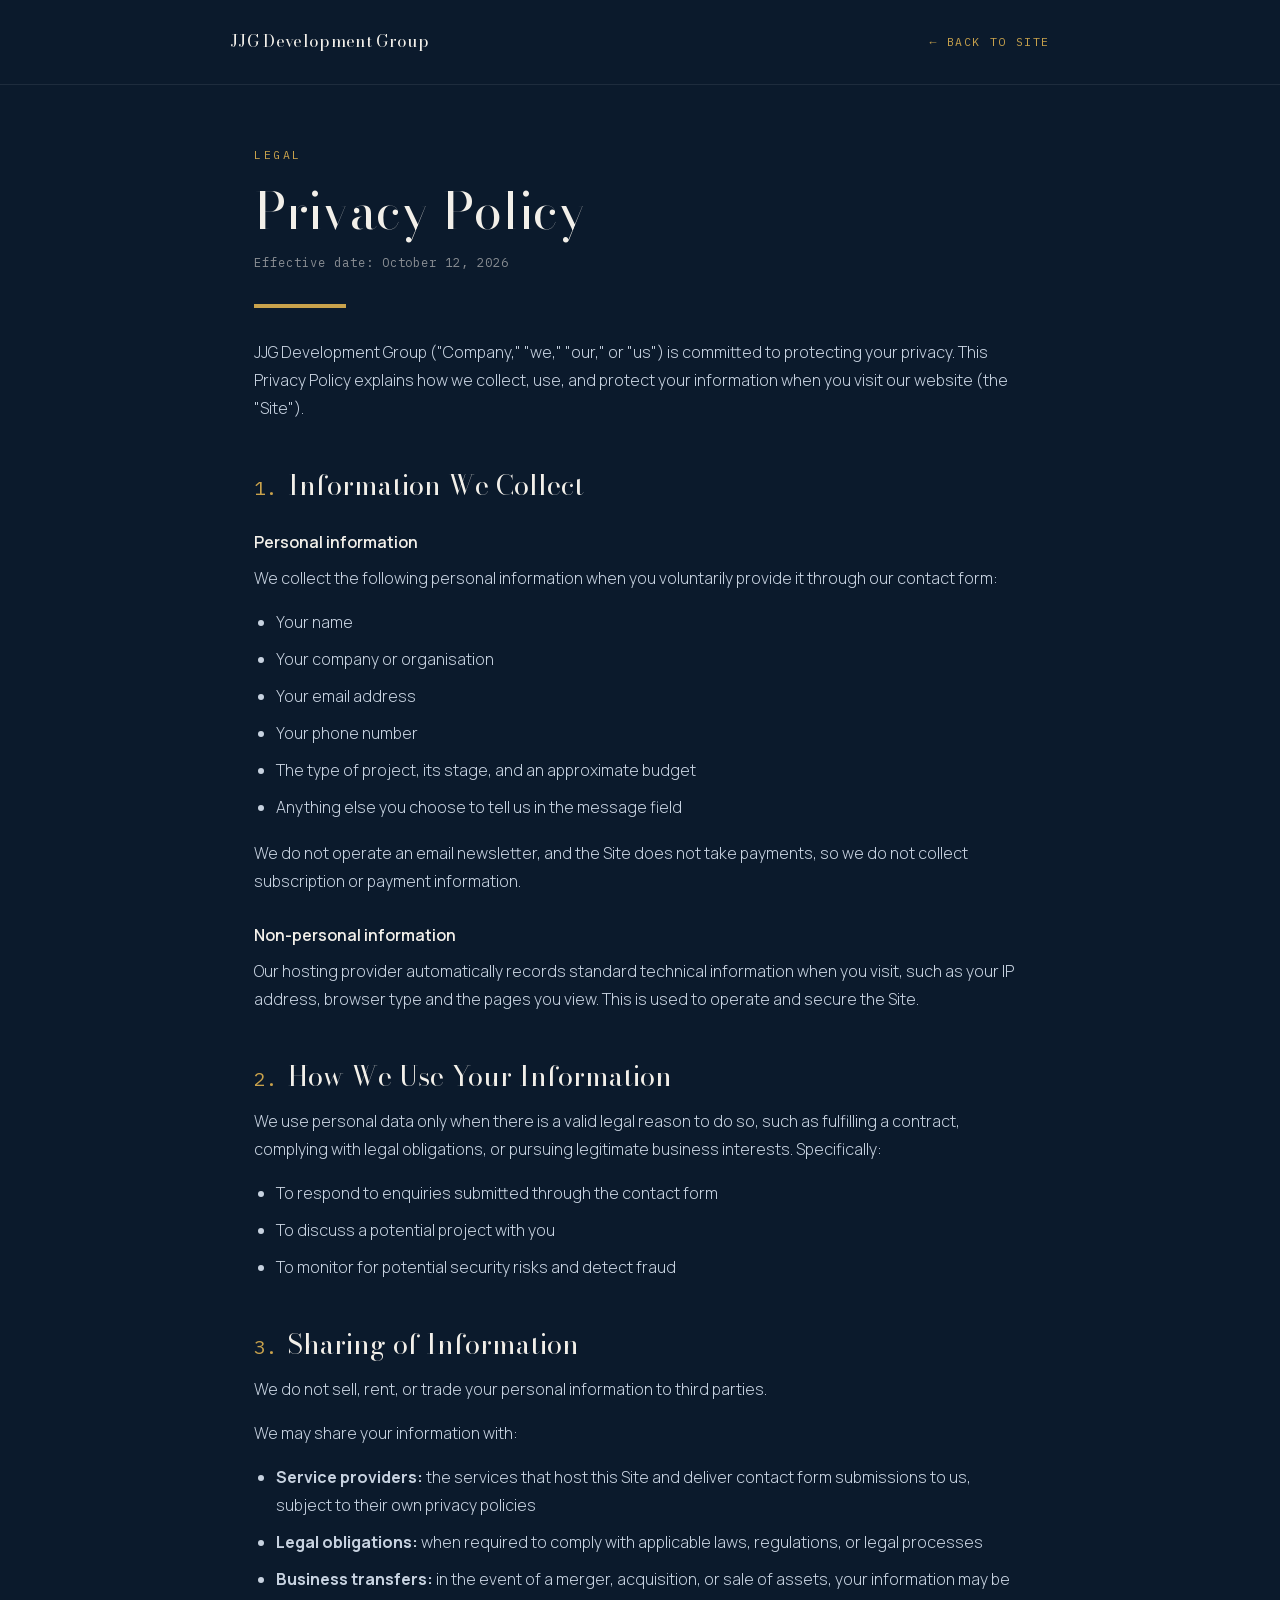
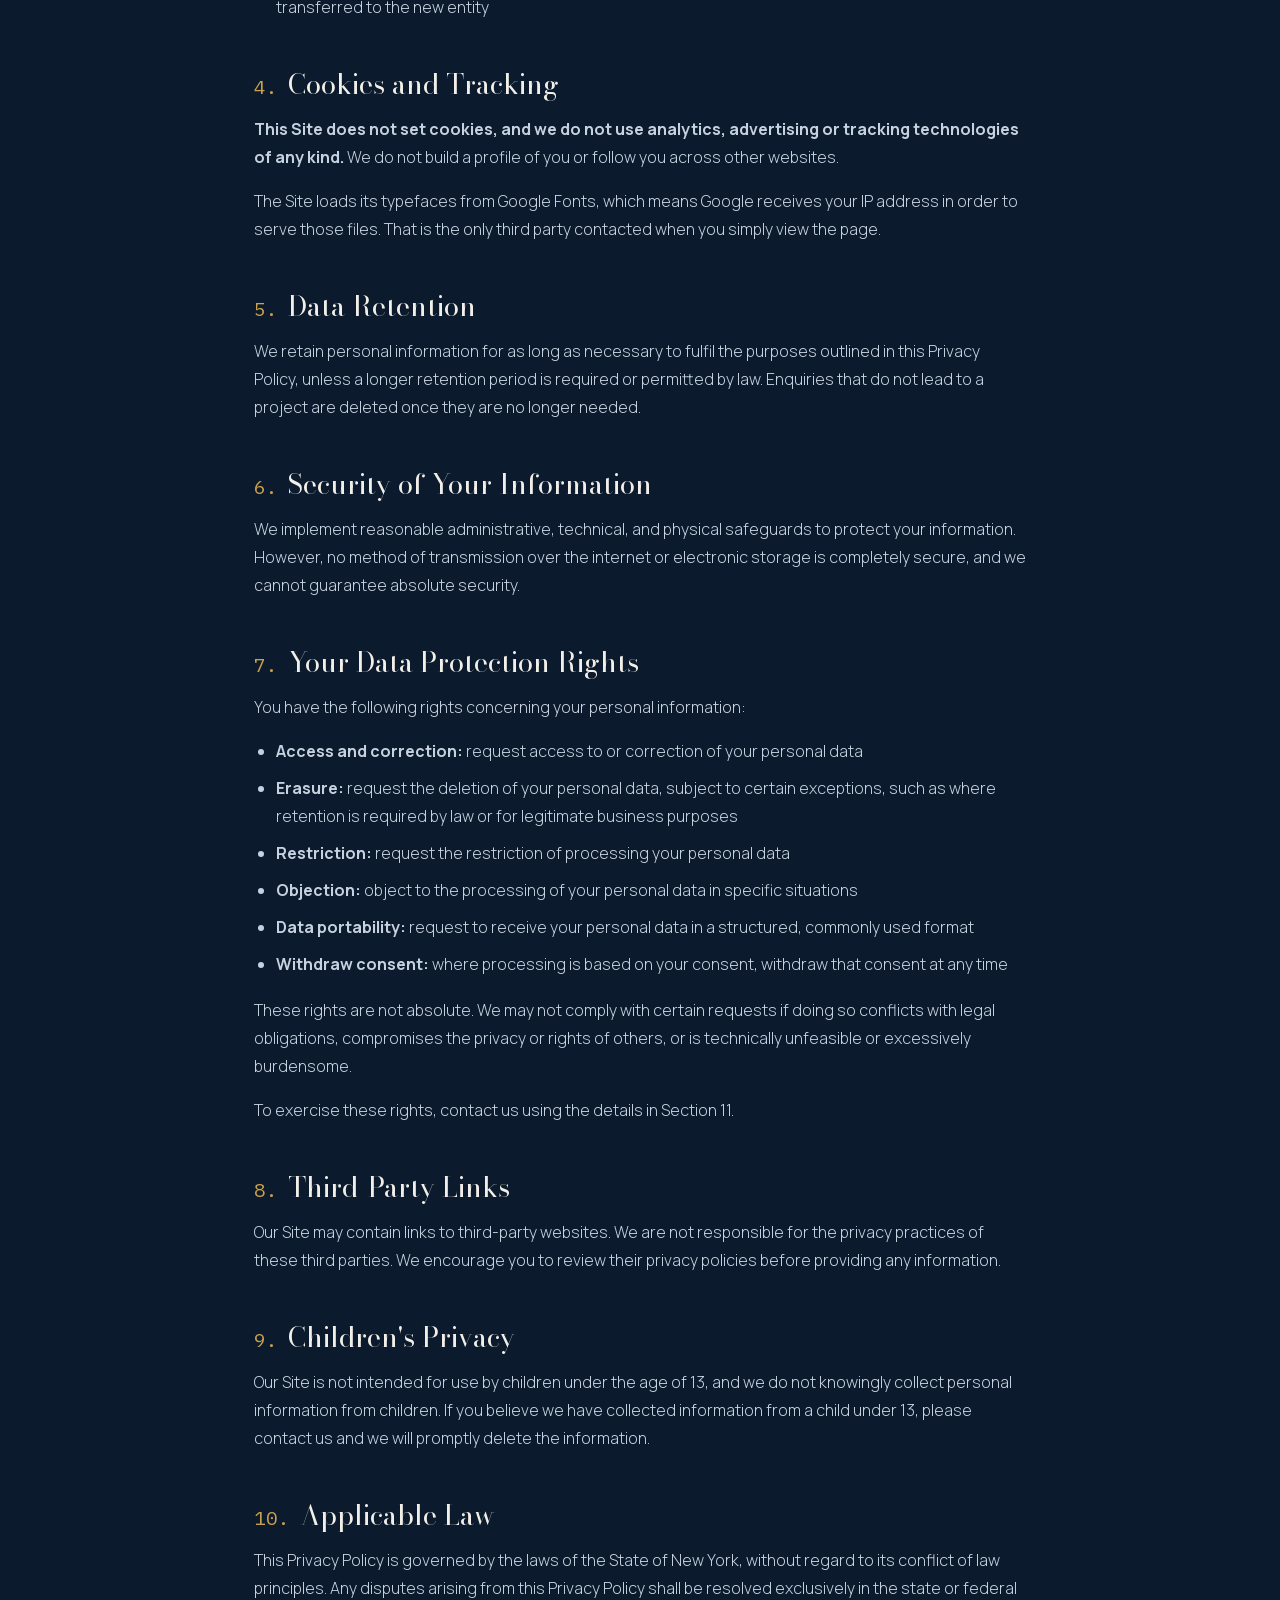
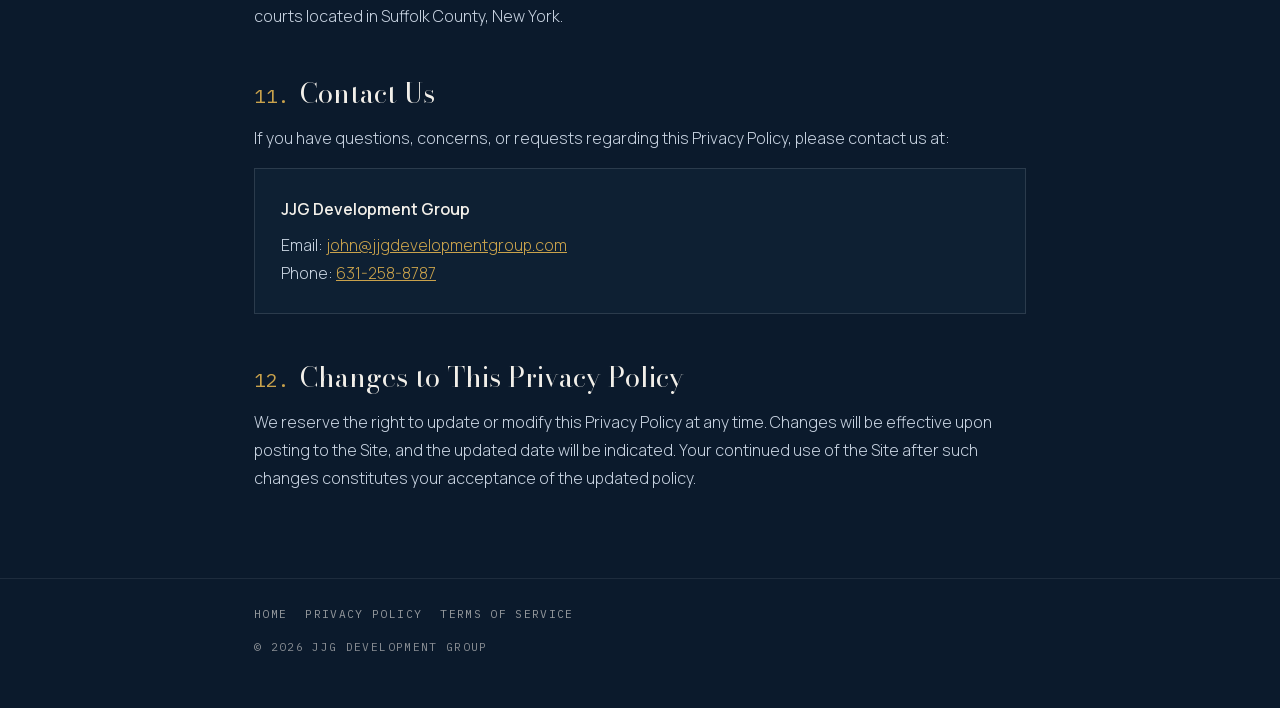
<file: privacy.html>
<!DOCTYPE html>
<html lang="en">
<head>
<meta charset="utf-8">
<meta name="viewport" content="width=device-width, initial-scale=1">
<title>Privacy Policy | JJG Development Group</title>
<meta name="description" content="How JJG Development Group collects, uses and protects information submitted through this website.">
<link rel="canonical" href="https://jjgdevelopmentgroup.com/privacy.html">
<link rel="icon" href="/favicon.svg" type="image/svg+xml">
<meta name="theme-color" content="#0b1a2c">
<link rel="preload" href="/fonts/manrope-300-700-latin.woff2" as="font" type="font/woff2" crossorigin>
<link rel="stylesheet" href="/fonts.css">
<style>
  :root{--navy:#0b1a2c;--navy-ink:#0e2033;--gold:#c9a24c;--gold-dim:rgba(201,162,76,.35);--bone:#f2efe9;--body:#c7d2e0}
  *{box-sizing:border-box}
  body{margin:0;background:var(--navy);color:var(--body);
       font-family:Manrope,system-ui,-apple-system,sans-serif;font-weight:300;line-height:1.75}
  .bar{border-bottom:1px solid rgba(255,255,255,.08)}
  .bar .wrap{display:flex;align-items:center;justify-content:space-between;gap:20px;padding:20px 0}
  .brand{font-family:'Bodoni Moda',Georgia,serif;color:var(--bone);text-decoration:none;font-size:1.05rem;letter-spacing:.02em}
  .back{font-family:'IBM Plex Mono',monospace;font-size:.72rem;letter-spacing:.14em;
        text-transform:uppercase;color:var(--gold);text-decoration:none;min-height:44px;display:inline-flex;align-items:center}
  .back:hover{color:var(--bone)}
  .wrap{width:100%;max-width:820px;margin:0 auto;padding-inline:24px}
  header.pg{padding:60px 0 10px}
  .kick{font-family:'IBM Plex Mono',monospace;font-size:.72rem;letter-spacing:.22em;
        text-transform:uppercase;color:var(--gold);margin:0 0 18px}
  h1{font-family:'Bodoni Moda',Georgia,serif;font-weight:400;color:var(--bone);
     font-size:clamp(2.1rem,6vw,3.2rem);line-height:1.08;margin:0 0 14px}
  .eff{font-family:'IBM Plex Mono',monospace;font-size:.76rem;letter-spacing:.08em;color:rgba(242,239,233,.55)}
  .rule{width:92px;height:4px;background:var(--gold);margin:30px 0 0}
  main{padding:20px 0 70px}
  h2{font-family:'Bodoni Moda',Georgia,serif;font-weight:400;color:var(--bone);
     font-size:clamp(1.3rem,3vw,1.7rem);margin:46px 0 14px;line-height:1.25}
  h2 .n{color:var(--gold);font-family:'IBM Plex Mono',monospace;font-size:.72em;margin-right:10px}
  h3{color:var(--bone);font-size:1rem;font-weight:600;margin:26px 0 8px}
  p{margin:0 0 16px}
  ul{margin:0 0 18px;padding-left:22px}
  li{margin-bottom:9px}
  a{color:var(--gold)}
  .note{border-left:3px solid var(--gold-dim);padding:4px 0 4px 20px;margin:26px 0;color:rgba(242,239,233,.75)}
  .contact{border:1px solid rgba(255,255,255,.12);background:var(--navy-ink);padding:26px;margin-top:14px}
  .contact b{color:var(--bone);display:block;margin-bottom:8px;font-weight:600}
  footer{border-top:1px solid rgba(255,255,255,.08);padding:26px 0 50px;
         font-family:'IBM Plex Mono',monospace;font-size:.7rem;letter-spacing:.12em;
         text-transform:uppercase;color:rgba(242,239,233,.55)}
  footer a{color:rgba(242,239,233,.6);text-decoration:none;margin-right:18px}
  footer a:hover{color:var(--gold)}
</style>
</head>
<body>
<div class="bar"><div class="wrap">
  <a class="brand" href="/">JJG Development Group</a>
  <a class="back" href="/">&larr; Back to site</a>
</div></div>
<header class="pg"><div class="wrap">
  <p class="kick">Legal</p>
  <h1>Privacy Policy</h1>
  <p class="eff">Effective date: October 12, 2026</p>
  <div class="rule"></div>
</div></header>
<main><div class="wrap">
<p>JJG Development Group ("Company," "we," "our," or "us") is committed to protecting your privacy. This Privacy Policy explains how we collect, use, and protect your information when you visit our website (the "Site").</p>
<h2><span class="n">1.</span>Information We Collect</h2>
<h3>Personal information</h3>
<p>We collect the following personal information when you voluntarily provide it through our contact form:</p>
<ul><li>Your name</li><li>Your company or organisation</li><li>Your email address</li><li>Your phone number</li><li>The type of project, its stage, and an approximate budget</li><li>Anything else you choose to tell us in the message field</li></ul>
<p>We do not operate an email newsletter, and the Site does not take payments, so we do not collect subscription or payment information.</p>
<h3>Non-personal information</h3>
<p>Our hosting provider automatically records standard technical information when you visit, such as your IP address, browser type and the pages you view. This is used to operate and secure the Site.</p>
<h2><span class="n">2.</span>How We Use Your Information</h2>
<p>We use personal data only when there is a valid legal reason to do so, such as fulfilling a contract, complying with legal obligations, or pursuing legitimate business interests. Specifically:</p>
<ul><li>To respond to enquiries submitted through the contact form</li><li>To discuss a potential project with you</li><li>To monitor for potential security risks and detect fraud</li></ul>
<h2><span class="n">3.</span>Sharing of Information</h2>
<p>We do not sell, rent, or trade your personal information to third parties.</p>
<p>We may share your information with:</p>
<ul><li><b>Service providers:</b> the services that host this Site and deliver contact form submissions to us, subject to their own privacy policies</li><li><b>Legal obligations:</b> when required to comply with applicable laws, regulations, or legal processes</li><li><b>Business transfers:</b> in the event of a merger, acquisition, or sale of assets, your information may be transferred to the new entity</li></ul>
<h2><span class="n">4.</span>Cookies and Tracking</h2>
<p><b>This Site does not set cookies, and we do not use analytics, advertising or tracking technologies of any kind.</b> We do not build a profile of you or follow you across other websites.</p>
<p>The Site loads its typefaces from Google Fonts, which means Google receives your IP address in order to serve those files. That is the only third party contacted when you simply view the page.</p>
<h2><span class="n">5.</span>Data Retention</h2>
<p>We retain personal information for as long as necessary to fulfil the purposes outlined in this Privacy Policy, unless a longer retention period is required or permitted by law. Enquiries that do not lead to a project are deleted once they are no longer needed.</p>
<h2><span class="n">6.</span>Security of Your Information</h2>
<p>We implement reasonable administrative, technical, and physical safeguards to protect your information. However, no method of transmission over the internet or electronic storage is completely secure, and we cannot guarantee absolute security.</p>
<h2><span class="n">7.</span>Your Data Protection Rights</h2>
<p>You have the following rights concerning your personal information:</p>
<ul><li><b>Access and correction:</b> request access to or correction of your personal data</li><li><b>Erasure:</b> request the deletion of your personal data, subject to certain exceptions, such as where retention is required by law or for legitimate business purposes</li><li><b>Restriction:</b> request the restriction of processing your personal data</li><li><b>Objection:</b> object to the processing of your personal data in specific situations</li><li><b>Data portability:</b> request to receive your personal data in a structured, commonly used format</li><li><b>Withdraw consent:</b> where processing is based on your consent, withdraw that consent at any time</li></ul>
<p>These rights are not absolute. We may not comply with certain requests if doing so conflicts with legal obligations, compromises the privacy or rights of others, or is technically unfeasible or excessively burdensome.</p>
<p>To exercise these rights, contact us using the details in Section 11.</p>
<h2><span class="n">8.</span>Third-Party Links</h2>
<p>Our Site may contain links to third-party websites. We are not responsible for the privacy practices of these third parties. We encourage you to review their privacy policies before providing any information.</p>
<h2><span class="n">9.</span>Children's Privacy</h2>
<p>Our Site is not intended for use by children under the age of 13, and we do not knowingly collect personal information from children. If you believe we have collected information from a child under 13, please contact us and we will promptly delete the information.</p>
<h2><span class="n">10.</span>Applicable Law</h2>
<p>This Privacy Policy is governed by the laws of the State of New York, without regard to its conflict of law principles. Any disputes arising from this Privacy Policy shall be resolved exclusively in the state or federal courts located in Suffolk County, New York.</p>
<h2><span class="n">11.</span>Contact Us</h2>
<p>If you have questions, concerns, or requests regarding this Privacy Policy, please contact us at:</p>
<div class="contact"><b>JJG Development Group</b>Email: <a href="mailto:john@jjgdevelopmentgroup.com">john@jjgdevelopmentgroup.com</a><br>Phone: <a href="tel:6312588787">631-258-8787</a></div>
<h2><span class="n">12.</span>Changes to This Privacy Policy</h2>
<p>We reserve the right to update or modify this Privacy Policy at any time. Changes will be effective upon posting to the Site, and the updated date will be indicated. Your continued use of the Site after such changes constitutes your acceptance of the updated policy.</p>
</div></main>
<footer><div class="wrap">
  <a href="/">Home</a><a href="/privacy.html">Privacy Policy</a><a href="/terms.html">Terms of Service</a>
  <div style="margin-top:14px">&copy; 2026 JJG Development Group</div>
</div></footer>
</body>
</html>
</file>
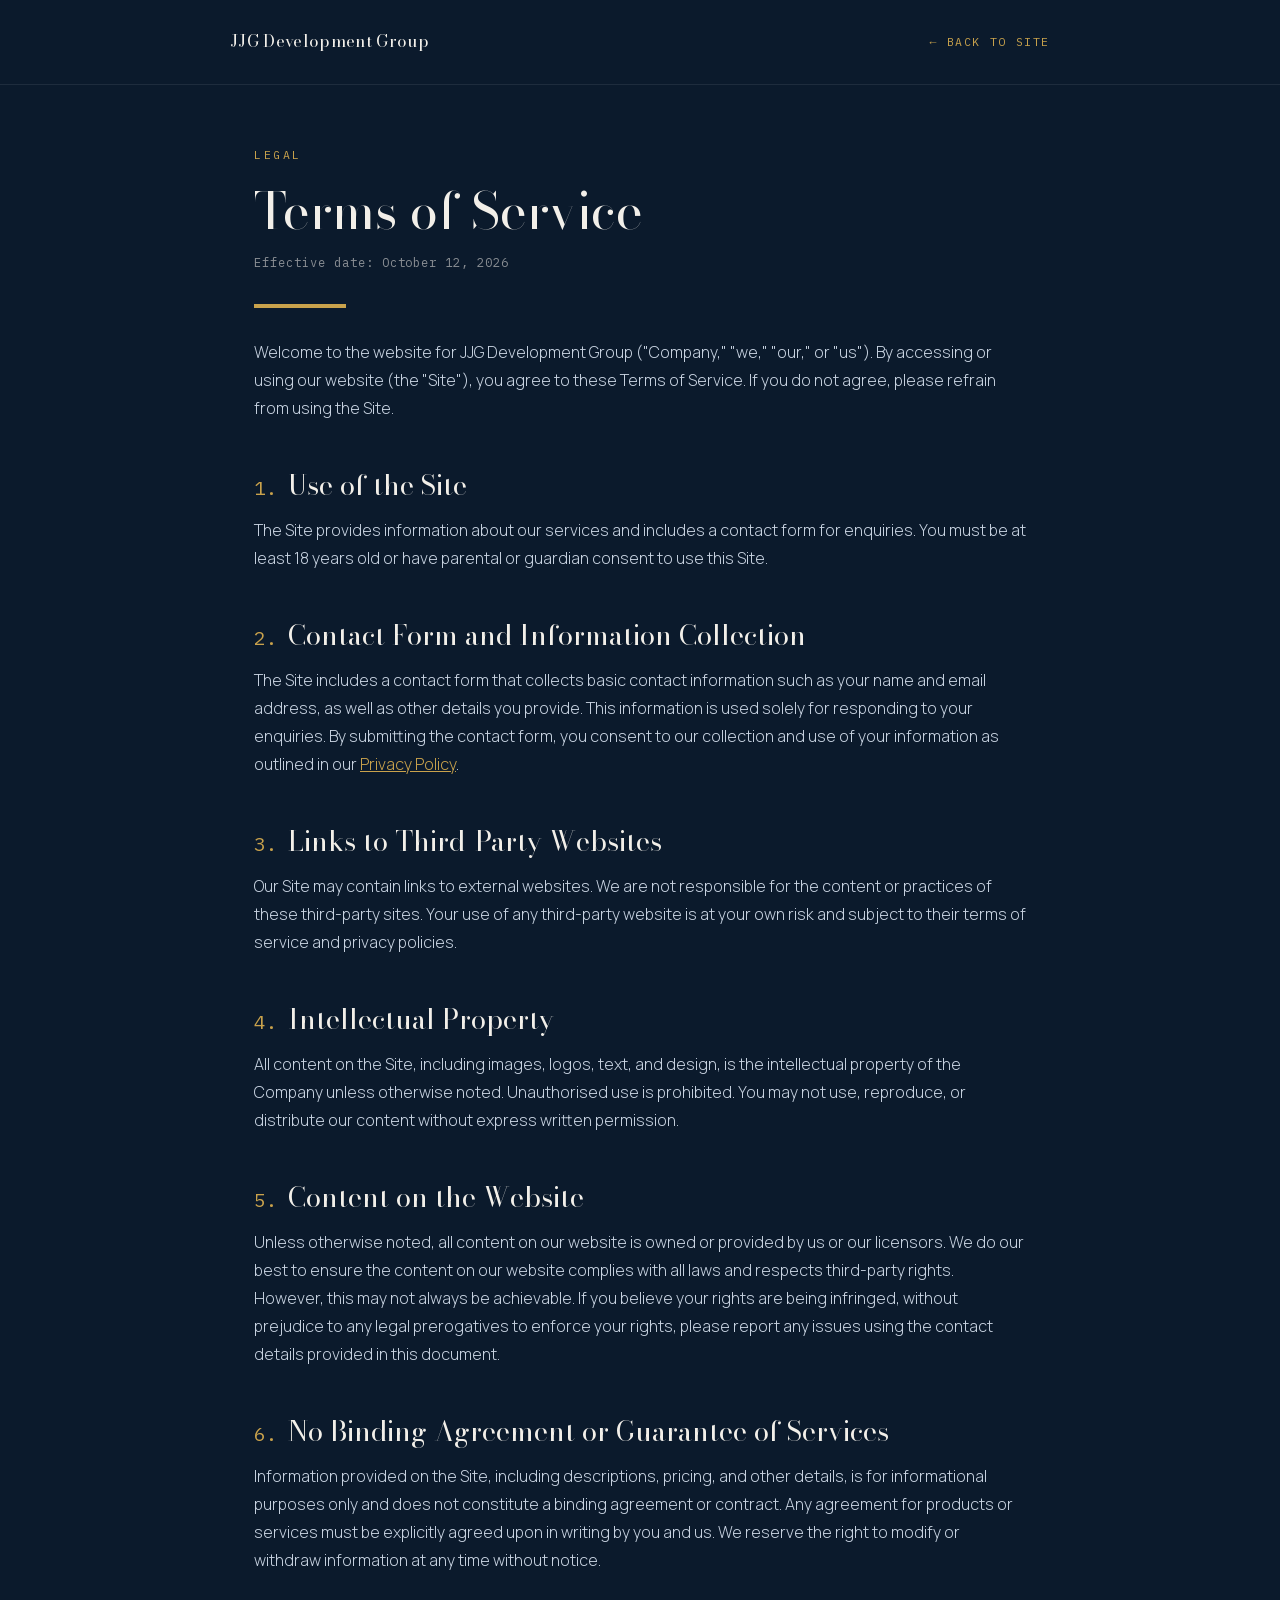
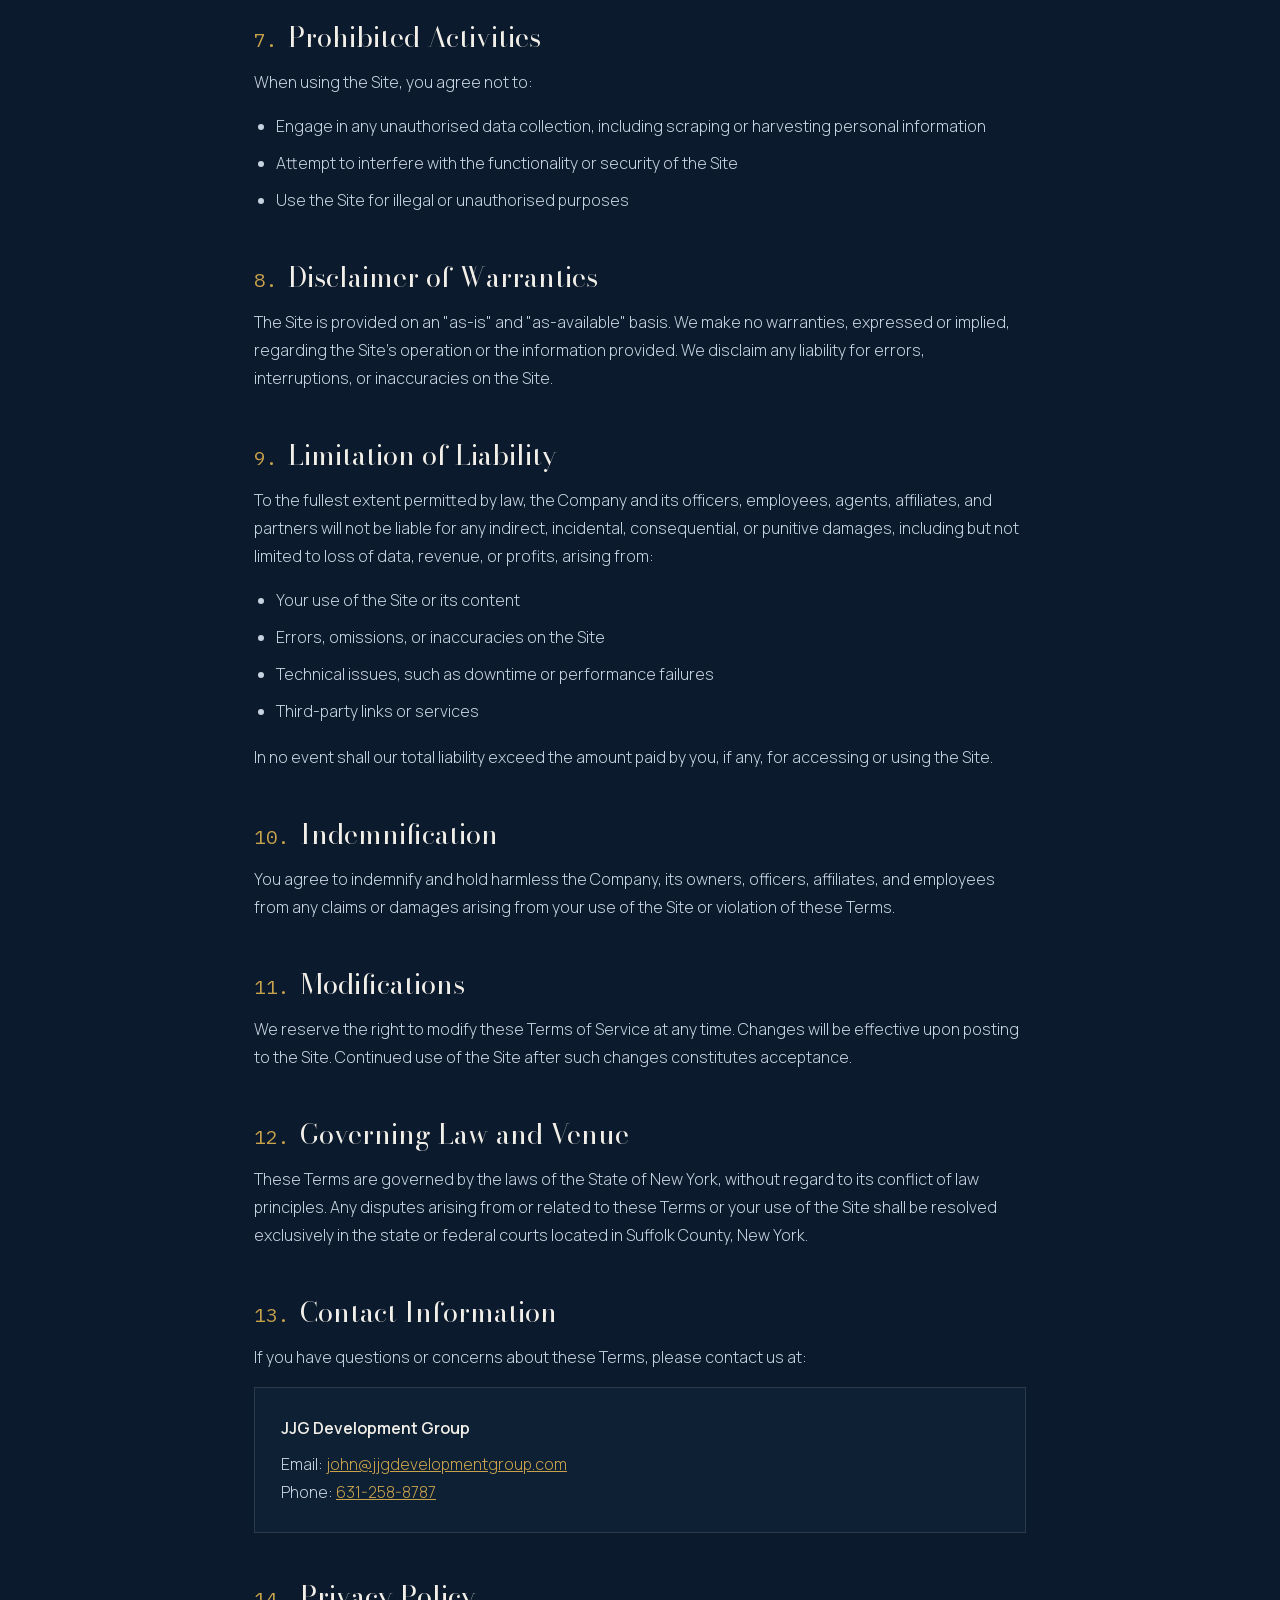
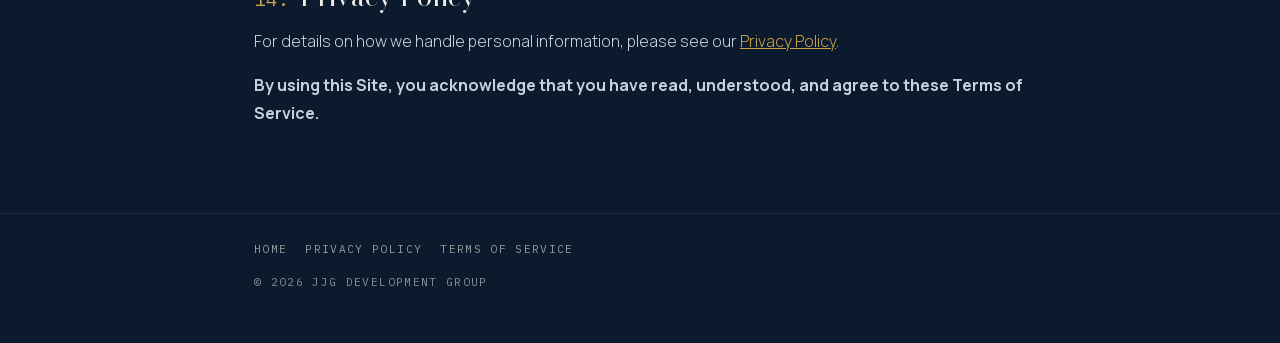
<file: terms.html>
<!DOCTYPE html>
<html lang="en">
<head>
<meta charset="utf-8">
<meta name="viewport" content="width=device-width, initial-scale=1">
<title>Terms of Service | JJG Development Group</title>
<meta name="description" content="The terms that govern your use of the JJG Development Group website.">
<link rel="canonical" href="https://jjgdevelopmentgroup.com/terms.html">
<link rel="icon" href="/favicon.svg" type="image/svg+xml">
<meta name="theme-color" content="#0b1a2c">
<link rel="preload" href="/fonts/manrope-300-700-latin.woff2" as="font" type="font/woff2" crossorigin>
<link rel="stylesheet" href="/fonts.css">
<style>
  :root{--navy:#0b1a2c;--navy-ink:#0e2033;--gold:#c9a24c;--gold-dim:rgba(201,162,76,.35);--bone:#f2efe9;--body:#c7d2e0}
  *{box-sizing:border-box}
  body{margin:0;background:var(--navy);color:var(--body);
       font-family:Manrope,system-ui,-apple-system,sans-serif;font-weight:300;line-height:1.75}
  .bar{border-bottom:1px solid rgba(255,255,255,.08)}
  .bar .wrap{display:flex;align-items:center;justify-content:space-between;gap:20px;padding:20px 0}
  .brand{font-family:'Bodoni Moda',Georgia,serif;color:var(--bone);text-decoration:none;font-size:1.05rem;letter-spacing:.02em}
  .back{font-family:'IBM Plex Mono',monospace;font-size:.72rem;letter-spacing:.14em;
        text-transform:uppercase;color:var(--gold);text-decoration:none;min-height:44px;display:inline-flex;align-items:center}
  .back:hover{color:var(--bone)}
  .wrap{width:100%;max-width:820px;margin:0 auto;padding-inline:24px}
  header.pg{padding:60px 0 10px}
  .kick{font-family:'IBM Plex Mono',monospace;font-size:.72rem;letter-spacing:.22em;
        text-transform:uppercase;color:var(--gold);margin:0 0 18px}
  h1{font-family:'Bodoni Moda',Georgia,serif;font-weight:400;color:var(--bone);
     font-size:clamp(2.1rem,6vw,3.2rem);line-height:1.08;margin:0 0 14px}
  .eff{font-family:'IBM Plex Mono',monospace;font-size:.76rem;letter-spacing:.08em;color:rgba(242,239,233,.55)}
  .rule{width:92px;height:4px;background:var(--gold);margin:30px 0 0}
  main{padding:20px 0 70px}
  h2{font-family:'Bodoni Moda',Georgia,serif;font-weight:400;color:var(--bone);
     font-size:clamp(1.3rem,3vw,1.7rem);margin:46px 0 14px;line-height:1.25}
  h2 .n{color:var(--gold);font-family:'IBM Plex Mono',monospace;font-size:.72em;margin-right:10px}
  h3{color:var(--bone);font-size:1rem;font-weight:600;margin:26px 0 8px}
  p{margin:0 0 16px}
  ul{margin:0 0 18px;padding-left:22px}
  li{margin-bottom:9px}
  a{color:var(--gold)}
  .note{border-left:3px solid var(--gold-dim);padding:4px 0 4px 20px;margin:26px 0;color:rgba(242,239,233,.75)}
  .contact{border:1px solid rgba(255,255,255,.12);background:var(--navy-ink);padding:26px;margin-top:14px}
  .contact b{color:var(--bone);display:block;margin-bottom:8px;font-weight:600}
  footer{border-top:1px solid rgba(255,255,255,.08);padding:26px 0 50px;
         font-family:'IBM Plex Mono',monospace;font-size:.7rem;letter-spacing:.12em;
         text-transform:uppercase;color:rgba(242,239,233,.55)}
  footer a{color:rgba(242,239,233,.6);text-decoration:none;margin-right:18px}
  footer a:hover{color:var(--gold)}
</style>
</head>
<body>
<div class="bar"><div class="wrap">
  <a class="brand" href="/">JJG Development Group</a>
  <a class="back" href="/">&larr; Back to site</a>
</div></div>
<header class="pg"><div class="wrap">
  <p class="kick">Legal</p>
  <h1>Terms of Service</h1>
  <p class="eff">Effective date: October 12, 2026</p>
  <div class="rule"></div>
</div></header>
<main><div class="wrap">
<p>Welcome to the website for JJG Development Group ("Company," "we," "our," or "us"). By accessing or using our website (the "Site"), you agree to these Terms of Service. If you do not agree, please refrain from using the Site.</p>
<h2><span class="n">1.</span>Use of the Site</h2>
<p>The Site provides information about our services and includes a contact form for enquiries. You must be at least 18 years old or have parental or guardian consent to use this Site.</p>
<h2><span class="n">2.</span>Contact Form and Information Collection</h2>
<p>The Site includes a contact form that collects basic contact information such as your name and email address, as well as other details you provide. This information is used solely for responding to your enquiries. By submitting the contact form, you consent to our collection and use of your information as outlined in our <a href="/privacy.html">Privacy Policy</a>.</p>
<h2><span class="n">3.</span>Links to Third-Party Websites</h2>
<p>Our Site may contain links to external websites. We are not responsible for the content or practices of these third-party sites. Your use of any third-party website is at your own risk and subject to their terms of service and privacy policies.</p>
<h2><span class="n">4.</span>Intellectual Property</h2>
<p>All content on the Site, including images, logos, text, and design, is the intellectual property of the Company unless otherwise noted. Unauthorised use is prohibited. You may not use, reproduce, or distribute our content without express written permission.</p>
<h2><span class="n">5.</span>Content on the Website</h2>
<p>Unless otherwise noted, all content on our website is owned or provided by us or our licensors. We do our best to ensure the content on our website complies with all laws and respects third-party rights. However, this may not always be achievable. If you believe your rights are being infringed, without prejudice to any legal prerogatives to enforce your rights, please report any issues using the contact details provided in this document.</p>
<h2><span class="n">6.</span>No Binding Agreement or Guarantee of Services</h2>
<p>Information provided on the Site, including descriptions, pricing, and other details, is for informational purposes only and does not constitute a binding agreement or contract. Any agreement for products or services must be explicitly agreed upon in writing by you and us. We reserve the right to modify or withdraw information at any time without notice.</p>
<h2><span class="n">7.</span>Prohibited Activities</h2>
<p>When using the Site, you agree not to:</p>
<ul><li>Engage in any unauthorised data collection, including scraping or harvesting personal information</li><li>Attempt to interfere with the functionality or security of the Site</li><li>Use the Site for illegal or unauthorised purposes</li></ul>
<h2><span class="n">8.</span>Disclaimer of Warranties</h2>
<p>The Site is provided on an "as-is" and "as-available" basis. We make no warranties, expressed or implied, regarding the Site's operation or the information provided. We disclaim any liability for errors, interruptions, or inaccuracies on the Site.</p>
<h2><span class="n">9.</span>Limitation of Liability</h2>
<p>To the fullest extent permitted by law, the Company and its officers, employees, agents, affiliates, and partners will not be liable for any indirect, incidental, consequential, or punitive damages, including but not limited to loss of data, revenue, or profits, arising from:</p>
<ul><li>Your use of the Site or its content</li><li>Errors, omissions, or inaccuracies on the Site</li><li>Technical issues, such as downtime or performance failures</li><li>Third-party links or services</li></ul>
<p>In no event shall our total liability exceed the amount paid by you, if any, for accessing or using the Site.</p>
<h2><span class="n">10.</span>Indemnification</h2>
<p>You agree to indemnify and hold harmless the Company, its owners, officers, affiliates, and employees from any claims or damages arising from your use of the Site or violation of these Terms.</p>
<h2><span class="n">11.</span>Modifications</h2>
<p>We reserve the right to modify these Terms of Service at any time. Changes will be effective upon posting to the Site. Continued use of the Site after such changes constitutes acceptance.</p>
<h2><span class="n">12.</span>Governing Law and Venue</h2>
<p>These Terms are governed by the laws of the State of New York, without regard to its conflict of law principles. Any disputes arising from or related to these Terms or your use of the Site shall be resolved exclusively in the state or federal courts located in Suffolk County, New York.</p>
<h2><span class="n">13.</span>Contact Information</h2>
<p>If you have questions or concerns about these Terms, please contact us at:</p>
<div class="contact"><b>JJG Development Group</b>Email: <a href="mailto:john@jjgdevelopmentgroup.com">john@jjgdevelopmentgroup.com</a><br>Phone: <a href="tel:6312588787">631-258-8787</a></div>
<h2><span class="n">14.</span>Privacy Policy</h2>
<p>For details on how we handle personal information, please see our <a href="/privacy.html">Privacy Policy</a>.</p>
<p><b>By using this Site, you acknowledge that you have read, understood, and agree to these Terms of Service.</b></p>
</div></main>
<footer><div class="wrap">
  <a href="/">Home</a><a href="/privacy.html">Privacy Policy</a><a href="/terms.html">Terms of Service</a>
  <div style="margin-top:14px">&copy; 2026 JJG Development Group</div>
</div></footer>
</body>
</html>
</file>
<file: fonts.css>
/* Fonts for JJG Development Group, served from this site only.
   Downloaded from Google Fonts once and committed here, so no visitor
   request ever reaches Google. Latin and latin-ext subsets only.
   Manrope is a variable font covering the full 300-700 range in one file. */

@font-face {
  font-family: "IBM Plex Mono";
  font-style: normal;
  font-weight: 400;
  font-display: swap;
  src: url("/fonts/ibm-plex-mono-400-latin-ext.woff2") format("woff2");
  unicode-range: U+0100-02BA, U+02BD-02C5, U+02C7-02CC, U+02CE-02D7, U+02DD-02FF, U+0304, U+0308, U+0329, U+1D00-1DBF, U+1E00-1E9F, U+1EF2-1EFF, U+2020, U+20A0-20AB, U+20AD-20C4, U+2113, U+2C60-2C7F, U+A720-A7FF;
}
@font-face {
  font-family: "IBM Plex Mono";
  font-style: normal;
  font-weight: 400;
  font-display: swap;
  src: url("/fonts/ibm-plex-mono-400-latin.woff2") format("woff2");
  unicode-range: U+0000-00FF, U+0131, U+0152-0153, U+02BB-02BC, U+02C6, U+02DA, U+02DC, U+0304, U+0308, U+0329, U+2000-206F, U+20AC, U+2122, U+2191, U+2193, U+2212, U+2215, U+FEFF, U+FFFD;
}
@font-face {
  font-family: "IBM Plex Mono";
  font-style: normal;
  font-weight: 500;
  font-display: swap;
  src: url("/fonts/ibm-plex-mono-500-latin-ext.woff2") format("woff2");
  unicode-range: U+0100-02BA, U+02BD-02C5, U+02C7-02CC, U+02CE-02D7, U+02DD-02FF, U+0304, U+0308, U+0329, U+1D00-1DBF, U+1E00-1E9F, U+1EF2-1EFF, U+2020, U+20A0-20AB, U+20AD-20C4, U+2113, U+2C60-2C7F, U+A720-A7FF;
}
@font-face {
  font-family: "IBM Plex Mono";
  font-style: normal;
  font-weight: 500;
  font-display: swap;
  src: url("/fonts/ibm-plex-mono-500-latin.woff2") format("woff2");
  unicode-range: U+0000-00FF, U+0131, U+0152-0153, U+02BB-02BC, U+02C6, U+02DA, U+02DC, U+0304, U+0308, U+0329, U+2000-206F, U+20AC, U+2122, U+2191, U+2193, U+2212, U+2215, U+FEFF, U+FFFD;
}
@font-face {
  font-family: "Manrope";
  font-style: normal;
  font-weight: 300 700;
  font-display: swap;
  src: url("/fonts/manrope-300-700-latin-ext.woff2") format("woff2");
  unicode-range: U+0100-02BA, U+02BD-02C5, U+02C7-02CC, U+02CE-02D7, U+02DD-02FF, U+0304, U+0308, U+0329, U+1D00-1DBF, U+1E00-1E9F, U+1EF2-1EFF, U+2020, U+20A0-20AB, U+20AD-20C4, U+2113, U+2C60-2C7F, U+A720-A7FF;
}
@font-face {
  font-family: "Manrope";
  font-style: normal;
  font-weight: 300 700;
  font-display: swap;
  src: url("/fonts/manrope-300-700-latin.woff2") format("woff2");
  unicode-range: U+0000-00FF, U+0131, U+0152-0153, U+02BB-02BC, U+02C6, U+02DA, U+02DC, U+0304, U+0308, U+0329, U+2000-206F, U+20AC, U+2122, U+2191, U+2193, U+2212, U+2215, U+FEFF, U+FFFD;
}
@font-face {
  font-family: "Prata";
  font-style: normal;
  font-weight: 400;
  font-display: swap;
  src: url("/fonts/prata-400-latin.woff2") format("woff2");
  unicode-range: U+0000-00FF, U+0131, U+0152-0153, U+02BB-02BC, U+02C6, U+02DA, U+02DC, U+0304, U+0308, U+0329, U+2000-206F, U+20AC, U+2122, U+2191, U+2193, U+2212, U+2215, U+FEFF, U+FFFD;
}

@font-face {
  font-family: "Bodoni Moda";
  font-style: normal;
  font-weight: 400;
  font-display: swap;
  src: url("/fonts/bodoni-moda-400-latin-ext.woff2") format("woff2");
  unicode-range: U+0100-02BA, U+02BD-02C5, U+02C7-02CC, U+02CE-02D7, U+02DD-02FF, U+0304, U+0308, U+0329, U+1D00-1DBF, U+1E00-1E9F, U+1EF2-1EFF, U+2020, U+20A0-20AB, U+20AD-20C4, U+2113, U+2C60-2C7F, U+A720-A7FF;
}
@font-face {
  font-family: "Bodoni Moda";
  font-style: normal;
  font-weight: 400;
  font-display: swap;
  src: url("/fonts/bodoni-moda-400-latin.woff2") format("woff2");
  unicode-range: U+0000-00FF, U+0131, U+0152-0153, U+02BB-02BC, U+02C6, U+02DA, U+02DC, U+0304, U+0308, U+0329, U+2000-206F, U+20AC, U+2122, U+2191, U+2193, U+2212, U+2215, U+FEFF, U+FFFD;
}
@font-face {
  font-family: "Bodoni Moda";
  font-style: normal;
  font-weight: 500;
  font-display: swap;
  src: url("/fonts/bodoni-moda-400-latin-ext.woff2") format("woff2");
  unicode-range: U+0100-02BA, U+02BD-02C5, U+02C7-02CC, U+02CE-02D7, U+02DD-02FF, U+0304, U+0308, U+0329, U+1D00-1DBF, U+1E00-1E9F, U+1EF2-1EFF, U+2020, U+20A0-20AB, U+20AD-20C4, U+2113, U+2C60-2C7F, U+A720-A7FF;
}
@font-face {
  font-family: "Bodoni Moda";
  font-style: normal;
  font-weight: 500;
  font-display: swap;
  src: url("/fonts/bodoni-moda-400-latin.woff2") format("woff2");
  unicode-range: U+0000-00FF, U+0131, U+0152-0153, U+02BB-02BC, U+02C6, U+02DA, U+02DC, U+0304, U+0308, U+0329, U+2000-206F, U+20AC, U+2122, U+2191, U+2193, U+2212, U+2215, U+FEFF, U+FFFD;
}
</file>
